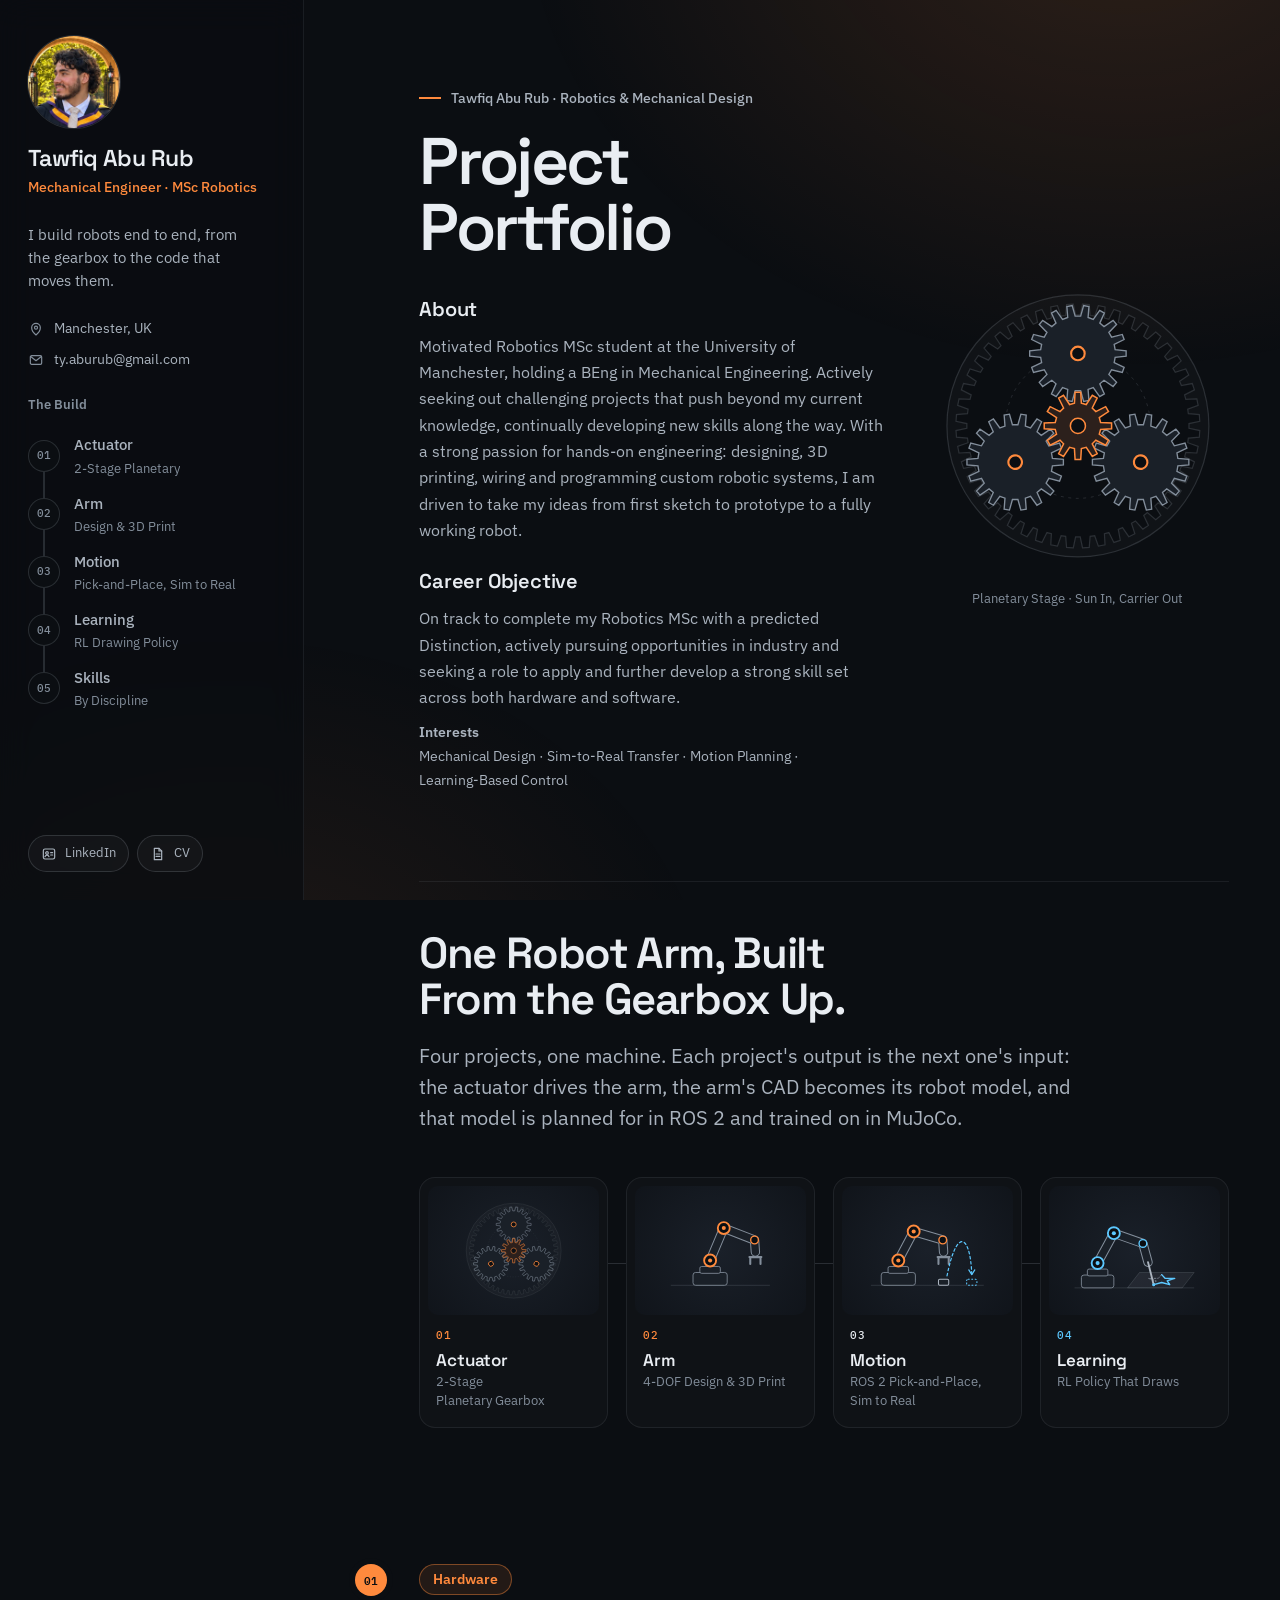
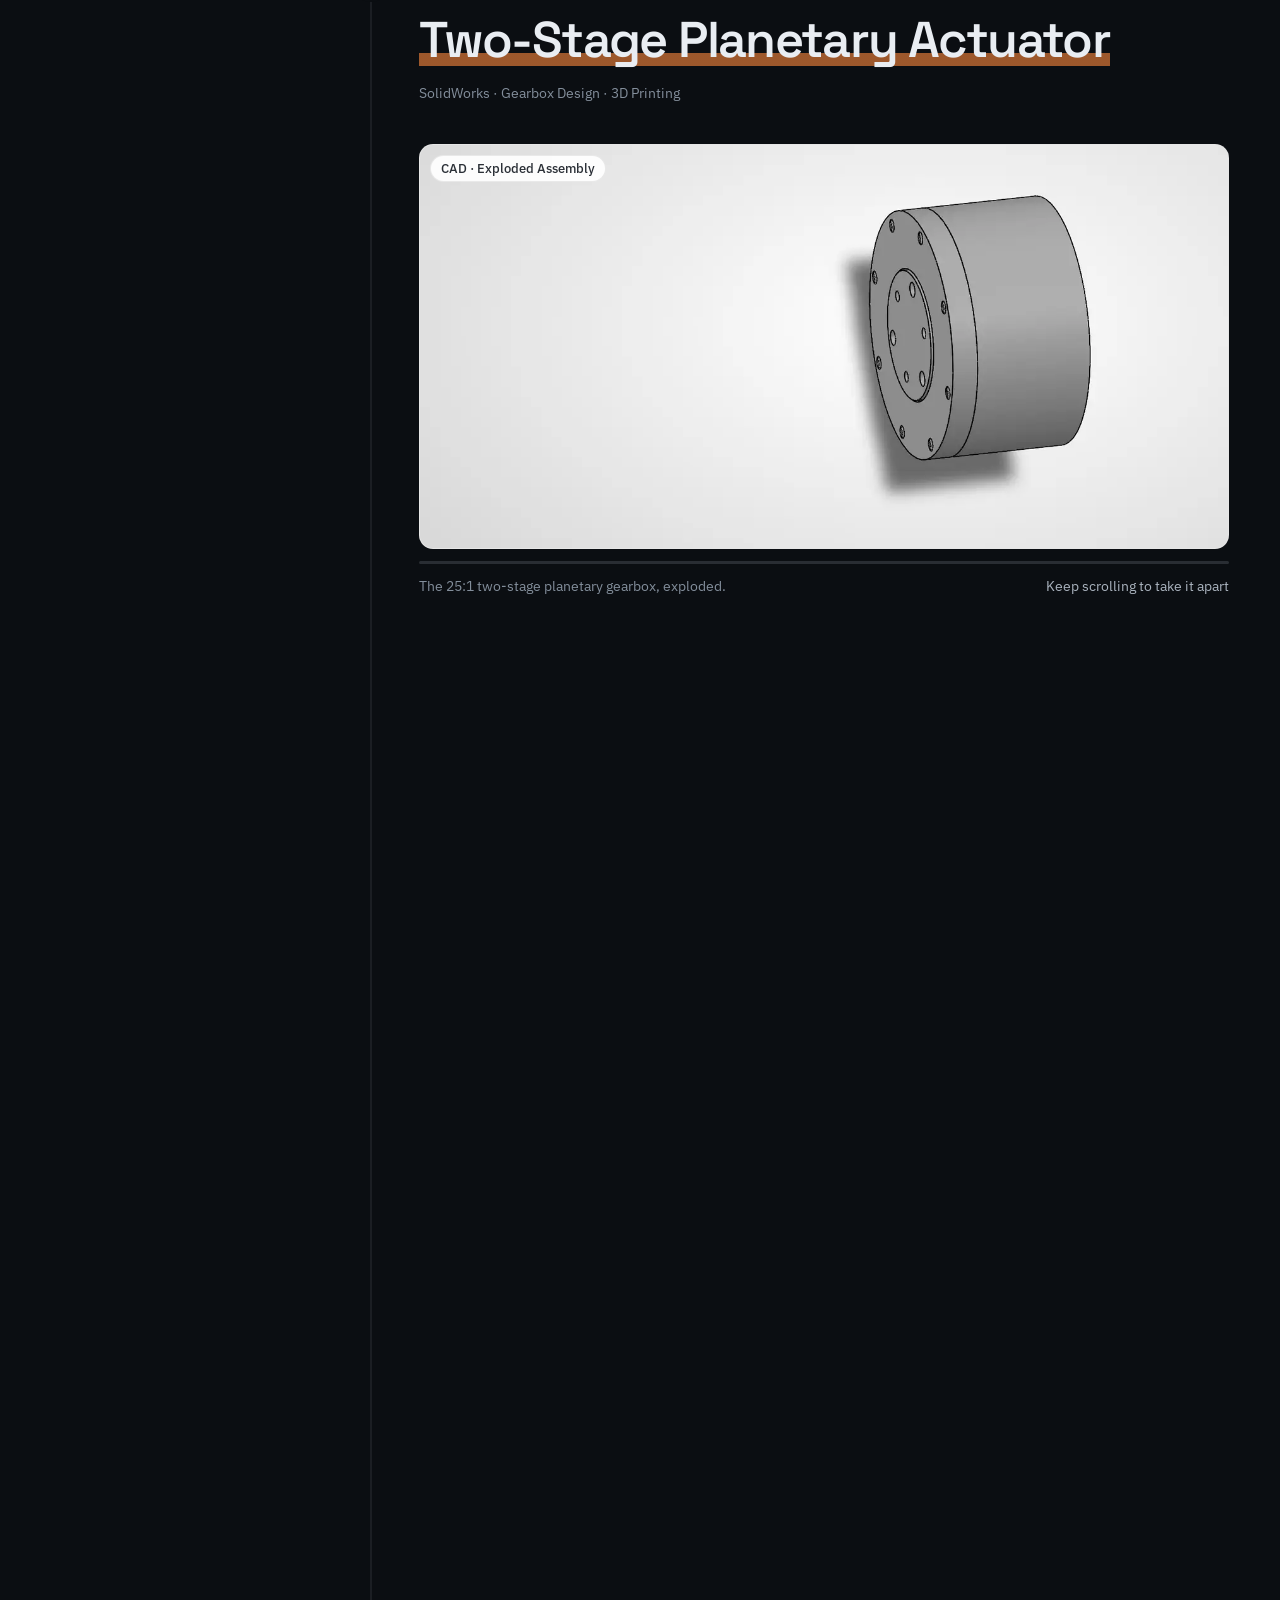
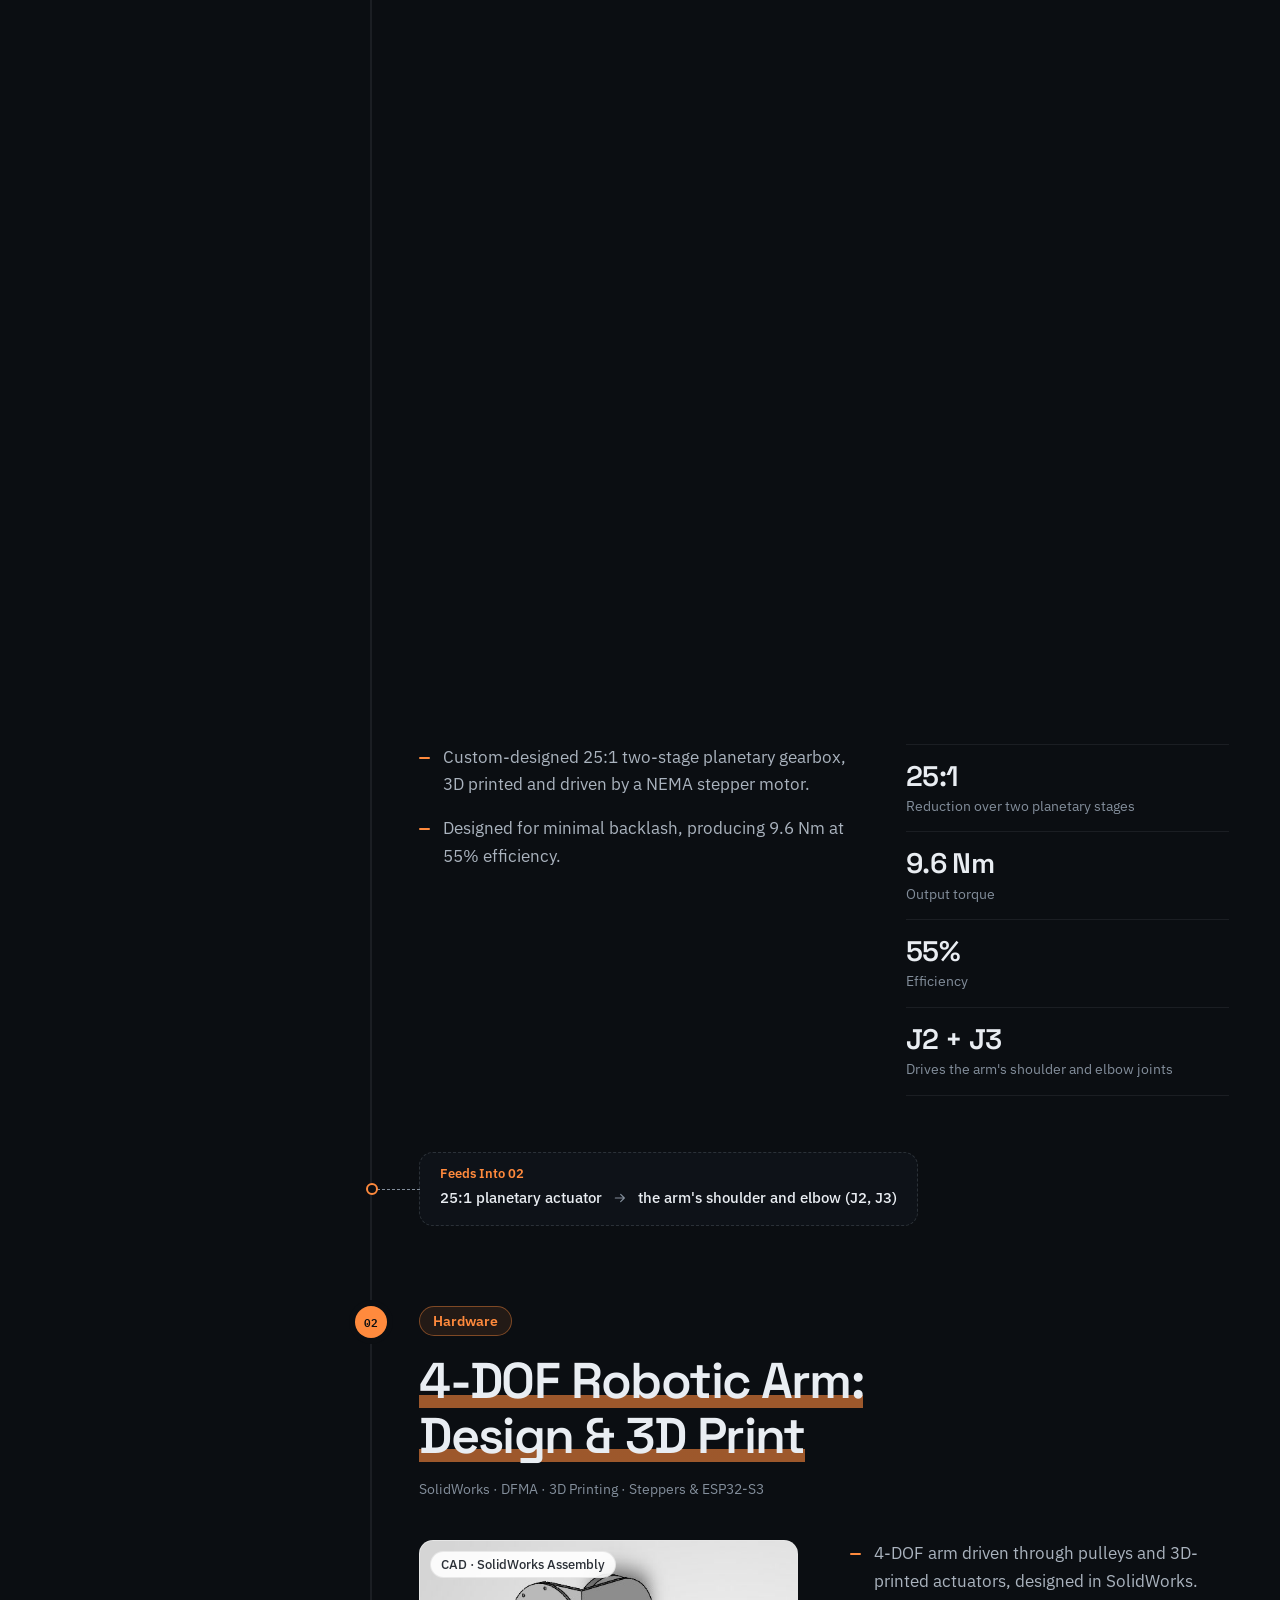
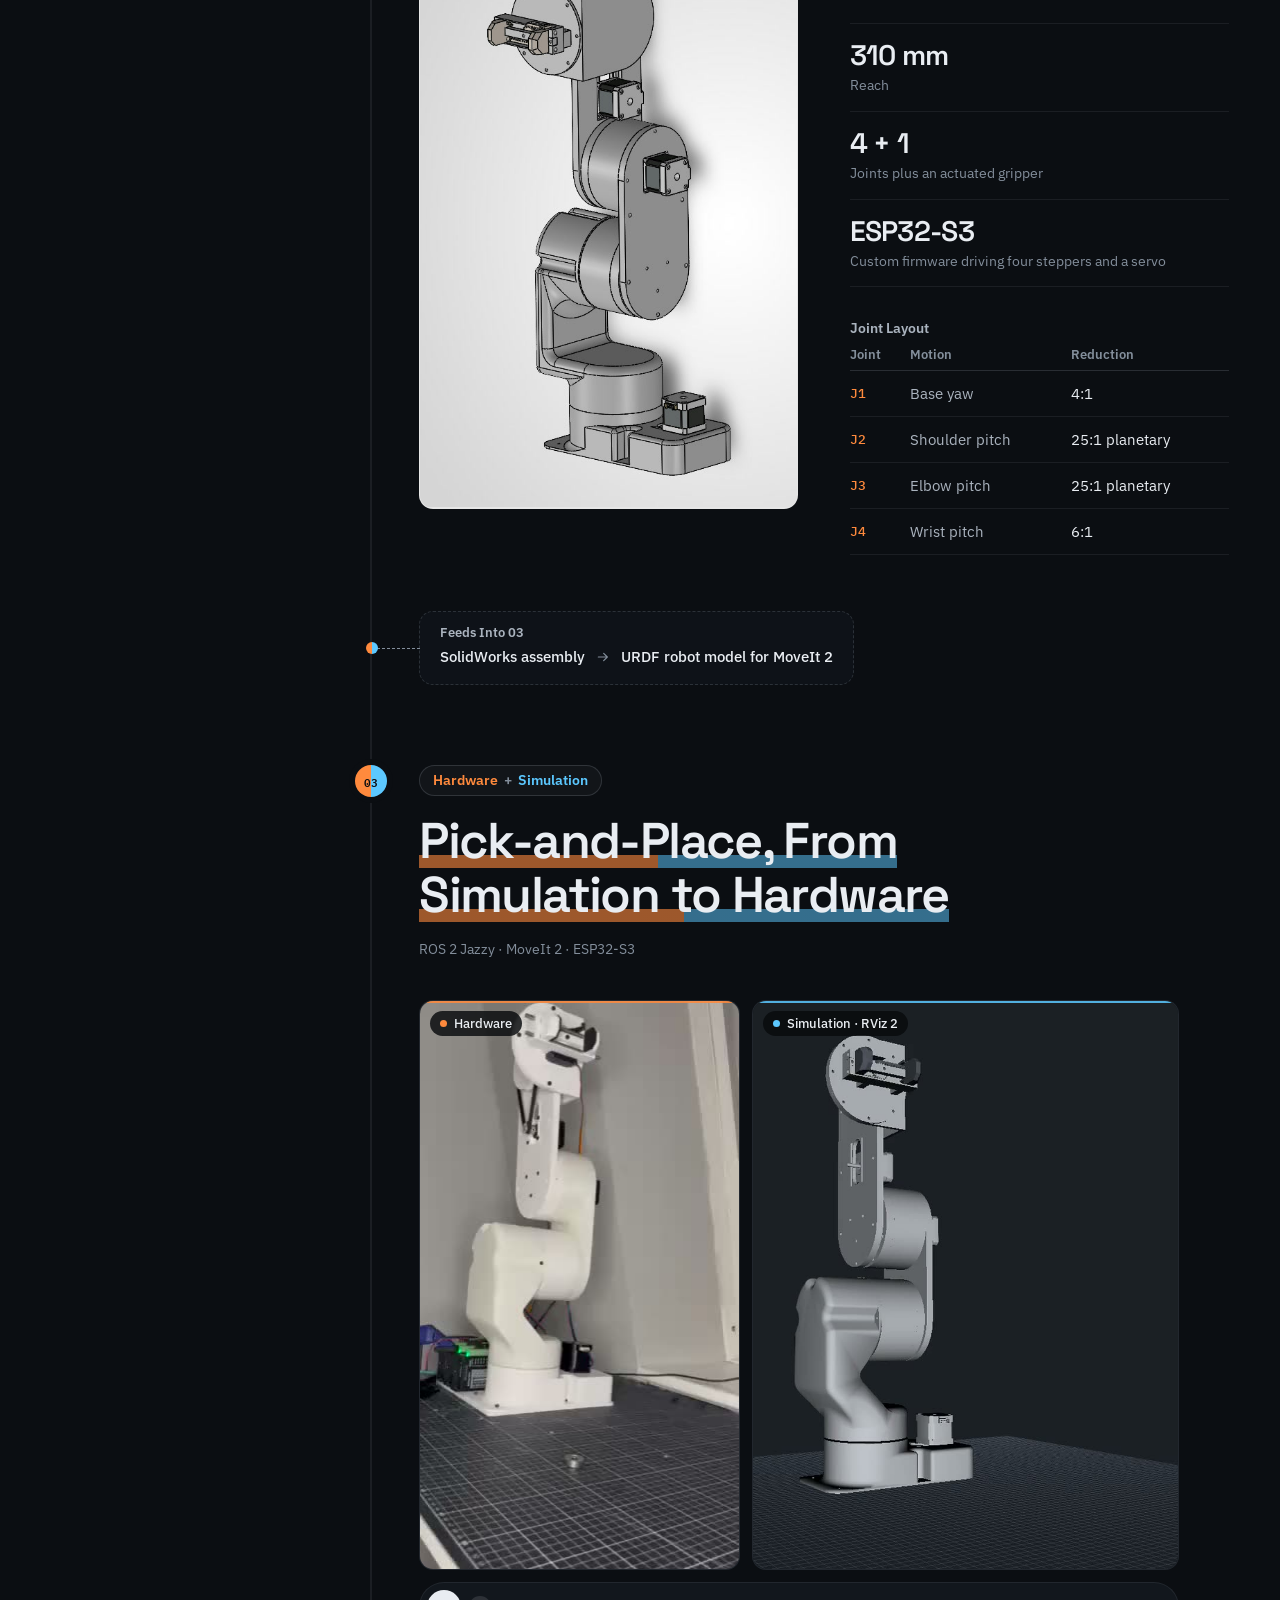
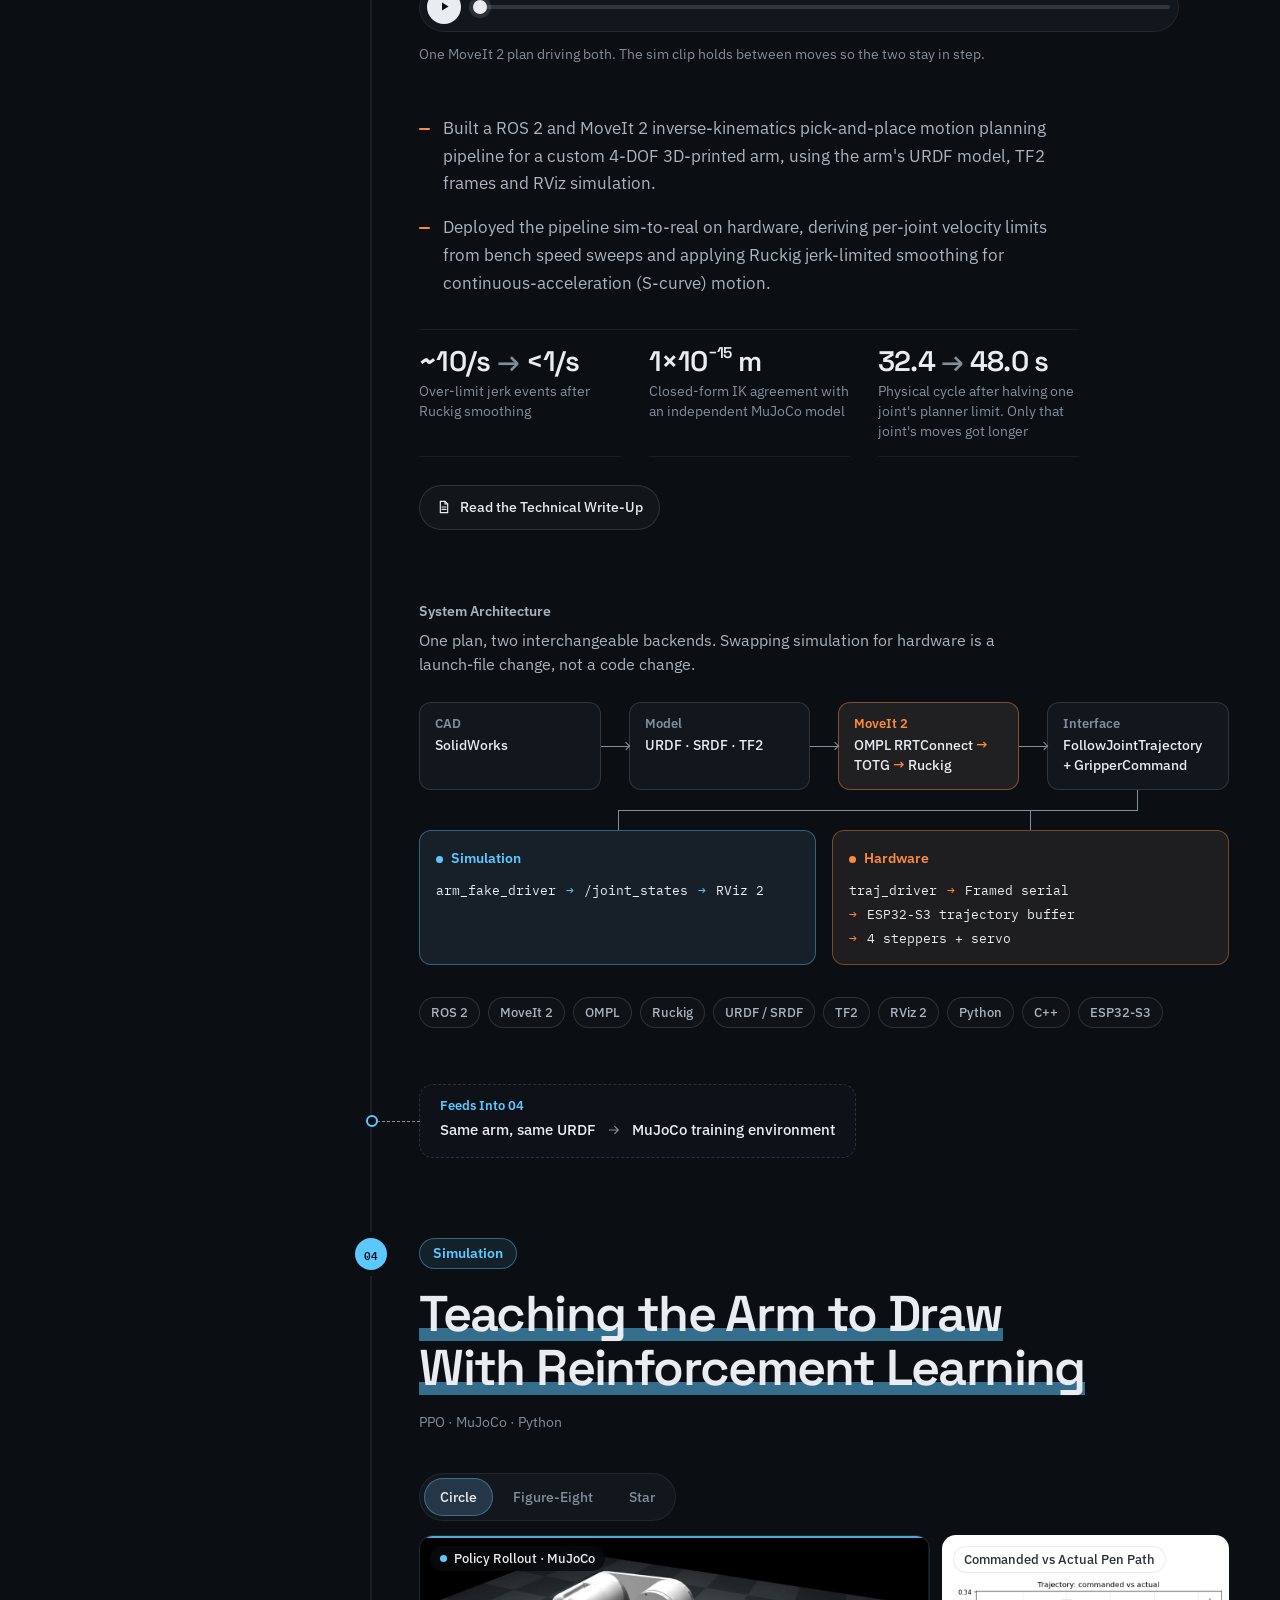
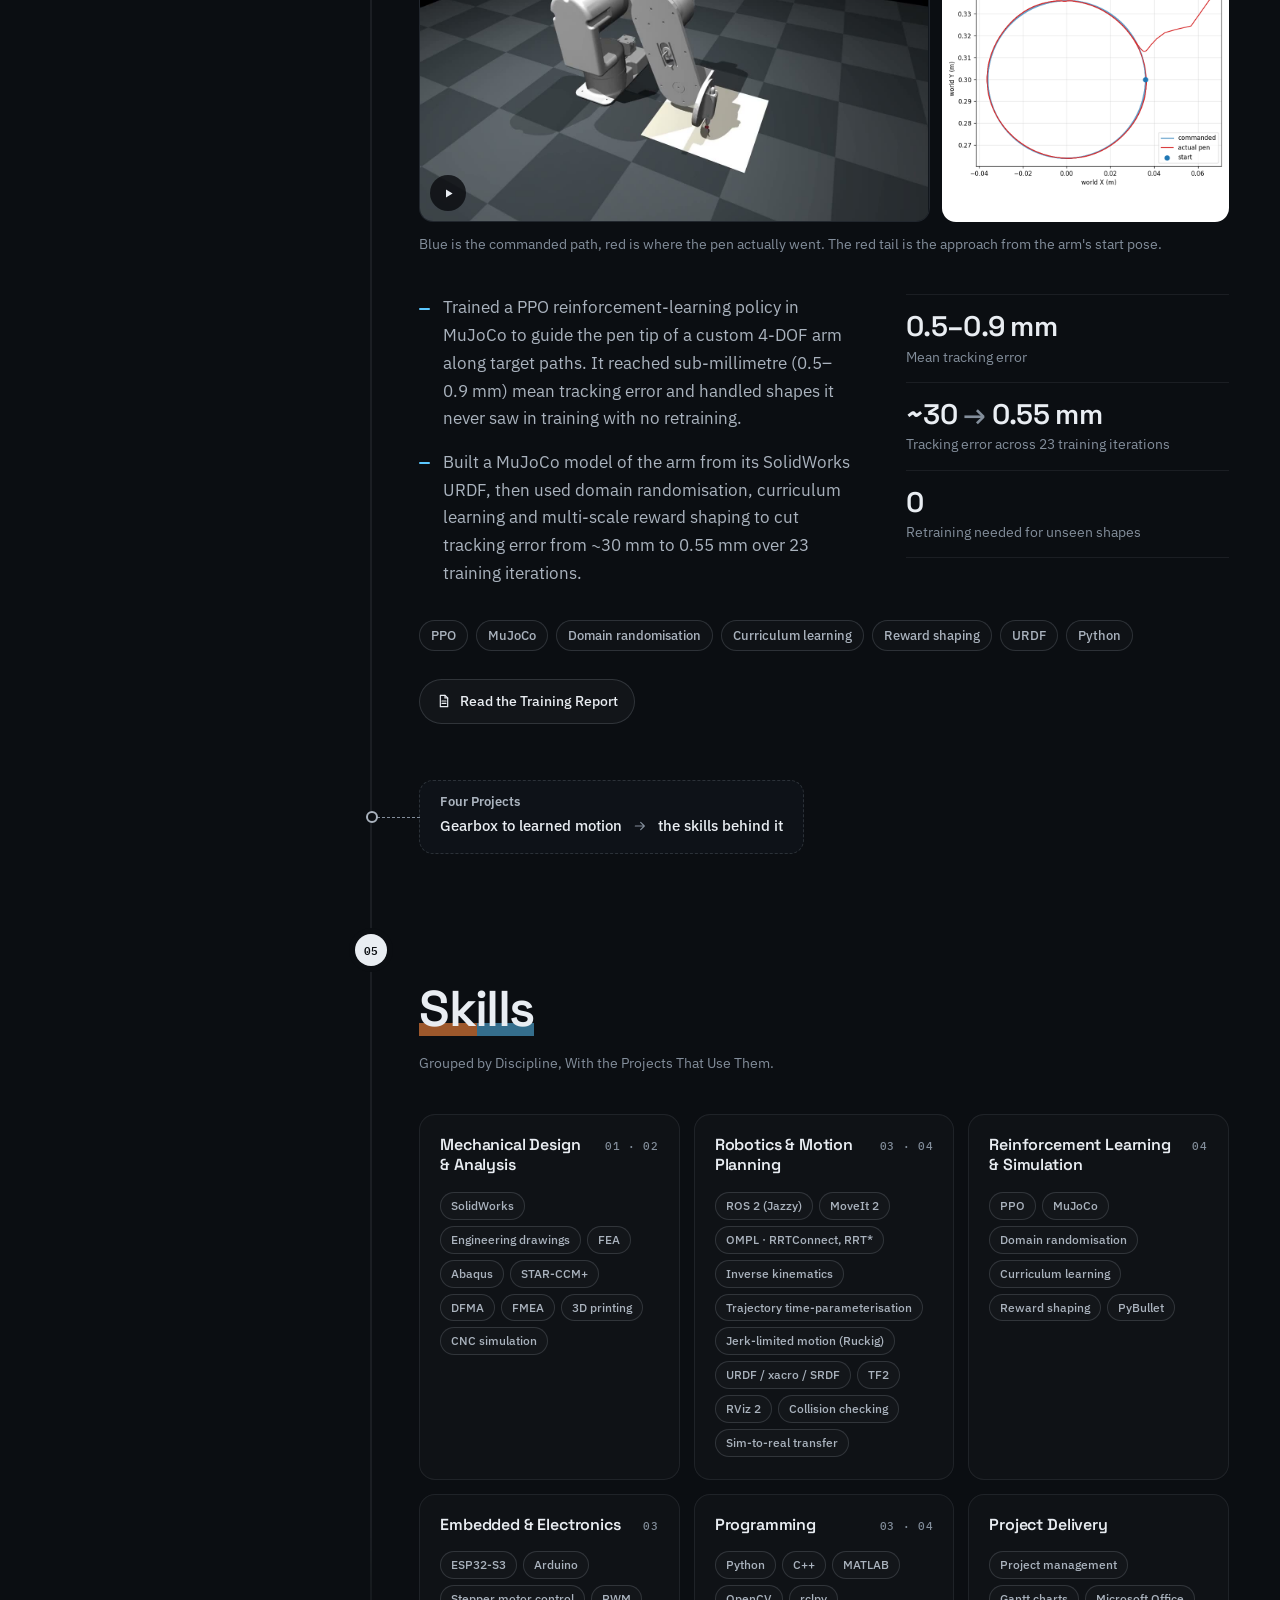
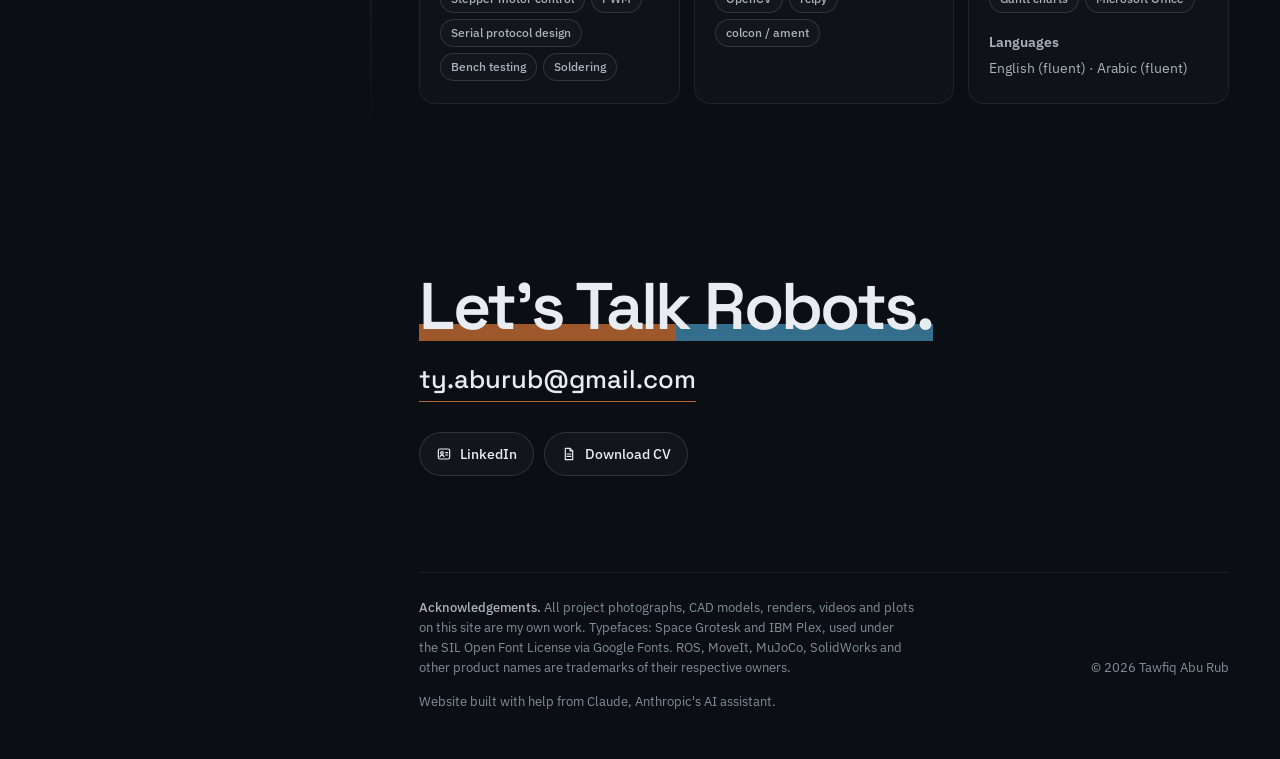
<file: index.html>
<!doctype html>
<html lang="en">
<head>
  <meta charset="utf-8">
  <meta name="viewport" content="width=device-width, initial-scale=1">
  <title>Tawfiq Abu Rub — Robotics &amp; Mechanical Design</title>
  <meta name="description" content="Portfolio of Tawfiq Abu Rub: a custom 4-DOF robot arm built end to end, from a planetary actuator to ROS 2 motion planning and a reinforcement-learning drawing policy.">
  <meta name="theme-color" content="#0b0e12">
  <link rel="icon" href="data:image/svg+xml,%3Csvg xmlns='http://www.w3.org/2000/svg' viewBox='0 0 32 32'%3E%3Cpath d='M16 2a14 14 0 0 0 0 28z' fill='%23ff8a3d'/%3E%3Cpath d='M16 2a14 14 0 0 1 0 28z' fill='%235cc8ff'/%3E%3C/svg%3E">
  <link rel="preconnect" href="https://fonts.googleapis.com">
  <link rel="preconnect" href="https://fonts.gstatic.com" crossorigin>
  <link href="https://fonts.googleapis.com/css2?family=IBM+Plex+Mono:wght@400;500&family=IBM+Plex+Sans:wght@400;500;600&family=Space+Grotesk:wght@500;600&display=swap" rel="stylesheet">
  <link rel="stylesheet" href="css/style.css">
  <script>document.documentElement.classList.add("js");</script>
</head>
<body>

  <!-- Inline icon set (original line icons) -->
  <svg width="0" height="0" style="position:absolute" aria-hidden="true">
    <symbol id="i-profile" viewBox="0 0 24 24"><rect x="3.5" y="4.5" width="17" height="15" rx="2.5" fill="none" stroke="currentColor" stroke-width="1.8"/><circle cx="9" cy="10.5" r="2" fill="none" stroke="currentColor" stroke-width="1.8"/><path d="M6 16c.6-1.6 1.7-2.4 3-2.4s2.4.8 3 2.4M14.5 10h3M14.5 13.5h3" fill="none" stroke="currentColor" stroke-width="1.8" stroke-linecap="round"/></symbol>
    <symbol id="i-doc" viewBox="0 0 24 24"><path d="M6.5 3.5h7l4 4v13h-11z" fill="none" stroke="currentColor" stroke-width="1.8" stroke-linejoin="round"/><path d="M13.5 3.5v4h4M9 12h6M9 15.5h6" fill="none" stroke="currentColor" stroke-width="1.8" stroke-linecap="round"/></symbol>
    <symbol id="i-mail" viewBox="0 0 24 24"><rect x="3.5" y="5.5" width="17" height="13" rx="2" fill="none" stroke="currentColor" stroke-width="1.8"/><path d="m4.5 7 7.5 6 7.5-6" fill="none" stroke="currentColor" stroke-width="1.8" stroke-linecap="round" stroke-linejoin="round"/></symbol>
    <symbol id="i-pin" viewBox="0 0 24 24"><path d="M12 21s-6.5-5.6-6.5-11a6.5 6.5 0 0 1 13 0c0 5.4-6.5 11-6.5 11z" fill="none" stroke="currentColor" stroke-width="1.8" stroke-linejoin="round"/><circle cx="12" cy="10" r="2.3" fill="none" stroke="currentColor" stroke-width="1.8"/></symbol>
    <symbol id="i-arrow" viewBox="0 0 24 24"><path d="M5 12h13M13 6.5l5.5 5.5-5.5 5.5" fill="none" stroke="currentColor" stroke-width="1.8" stroke-linecap="round" stroke-linejoin="round"/></symbol>
    <symbol id="i-ext" viewBox="0 0 24 24"><path d="M14 4.5h5.5V10M19 5l-8 8M17 14v4.5a1 1 0 0 1-1 1H5.5a1 1 0 0 1-1-1V8a1 1 0 0 1 1-1H10" fill="none" stroke="currentColor" stroke-width="1.8" stroke-linecap="round" stroke-linejoin="round"/></symbol>
    <symbol id="i-play" viewBox="0 0 24 24"><path d="M8 5.5v13l10.5-6.5z" fill="currentColor"/></symbol>
    <symbol id="i-pause" viewBox="0 0 24 24"><path d="M7.5 5.5h3v13h-3zM13.5 5.5h3v13h-3z" fill="currentColor"/></symbol>
  </svg>

  <a class="skip-link" href="#main">Skip to content</a>

  <!-- ============ SIDEBAR ============ -->
  <aside class="sidebar" aria-label="Profile and navigation">
    <div class="sb-profile">
      <div class="avatar" data-avatar>
        <img src="assets/img/profile.jpg" alt="Portrait of Tawfiq Abu Rub" width="96" height="96">
        <span class="avatar-initials" aria-hidden="true">TA</span>
      </div>
      <div class="sb-id">
        <p class="sb-name">Tawfiq Abu Rub</p>
        <p class="sb-role">Mechanical Engineer · MSc Robotics</p>
      </div>
    </div>

    <p class="sb-tagline">I build robots end to end, from the gearbox to the code that moves them.</p>

    <ul class="sb-meta">
      <li><svg class="ic"><use href="#i-pin"/></svg>Manchester, UK</li>
      <li><svg class="ic"><use href="#i-mail"/></svg><a href="mailto:ty.aburub@gmail.com">ty.aburub@gmail.com</a></li>
    </ul>

    <nav class="sb-nav" aria-label="Sections">
      <p class="sb-label">The Build</p>
      <div class="chain-wrap">
      <span class="chain-track" aria-hidden="true"><span class="chain-fill" data-chain-fill></span></span>
      <ol class="chain" data-chain>
        <li data-nav="actuator" style="--stage: var(--hw)">
          <a href="#actuator"><span class="node">01</span><span class="chain-text"><span class="chain-title">Actuator</span><span class="chain-sub">2-Stage Planetary</span></span></a>
        </li>
        <li data-nav="arm" style="--stage: var(--hw)">
          <a href="#arm"><span class="node">02</span><span class="chain-text"><span class="chain-title">Arm</span><span class="chain-sub">Design &amp; 3D Print</span></span></a>
        </li>
        <li data-nav="motion" class="is-split">
          <a href="#motion"><span class="node">03</span><span class="chain-text"><span class="chain-title">Motion</span><span class="chain-sub">Pick-and-Place, Sim to Real</span></span></a>
        </li>
        <li data-nav="learning" style="--stage: var(--sim)">
          <a href="#learning"><span class="node">04</span><span class="chain-text"><span class="chain-title">Learning</span><span class="chain-sub">RL Drawing Policy</span></span></a>
        </li>
        <li data-nav="skills" style="--stage: var(--text)">
          <a href="#skills"><span class="node">05</span><span class="chain-text"><span class="chain-title">Skills</span><span class="chain-sub">By Discipline</span></span></a>
        </li>
      </ol>
      </div>
    </nav>

    <div class="sb-links">
      <a class="btn-icon" href="https://www.linkedin.com/in/tawfiq-abu-rub-8116b5342/" target="_blank" rel="noopener"><svg class="ic"><use href="#i-profile"/></svg>LinkedIn</a>
      <a class="btn-icon" href="assets/docs/Tawfiq-Abu-Rub-CV.pdf" target="_blank" rel="noopener"><svg class="ic"><use href="#i-doc"/></svg>CV</a>
    </div>
  </aside>

  <!-- ============ MAIN ============ -->
  <main id="main" class="main">

    <!-- ---------- INTRO ---------- -->
    <section id="intro" class="intro" data-tint="hw">
      <div class="intro-grid">
        <div class="intro-copy">
          <p class="eyebrow reveal">Tawfiq Abu Rub · Robotics &amp; Mechanical Design</p>
          <h1 class="reveal">Project Portfolio</h1>
          <div class="about">
            <div class="about-block reveal">
              <h2 class="label">About</h2>
              <p>Motivated Robotics MSc student at the University of Manchester, holding a BEng in Mechanical Engineering. Actively seeking out challenging projects that push beyond my current knowledge, continually developing new skills along the way. With a strong passion for hands-on engineering: designing, 3D printing, wiring and programming custom robotic systems, I am driven to take my ideas from first sketch to prototype to a fully working robot.</p>
            </div>
            <div class="about-block reveal">
              <h2 class="label">Career Objective</h2>
              <p>On track to complete my Robotics MSc with a predicted Distinction, actively pursuing opportunities in industry and seeking a role to apply and further develop a strong skill set across both hardware and software.</p>
              <p class="interests"><span>Interests</span> Mechanical Design · Sim-to-Real Transfer · Motion Planning · Learning-Based Control</p>
            </div>
          </div>
        </div>
        <div class="intro-visual reveal" aria-hidden="true">
          <div class="gearset" data-gearset></div>
          <p class="gear-caption">Planetary Stage · Sun In, Carrier Out</p>
        </div>
      </div>

      <div class="intro-links">
        <a class="btn-icon" href="https://www.linkedin.com/in/tawfiq-abu-rub-8116b5342/" target="_blank" rel="noopener"><svg class="ic"><use href="#i-profile"/></svg>LinkedIn</a>
        <a class="btn-icon" href="assets/docs/Tawfiq-Abu-Rub-CV.pdf" target="_blank" rel="noopener"><svg class="ic"><use href="#i-doc"/></svg>CV</a>
        <a class="btn-icon" href="mailto:ty.aburub@gmail.com"><svg class="ic"><use href="#i-mail"/></svg>Email</a>
      </div>

      <!-- Overview of the four projects -->
      <div class="overview">
        <h2 class="overview-title reveal">One Robot Arm, Built From the Gearbox&nbsp;Up.</h2>
        <p class="lede reveal">Four projects, one machine. Each project's output is the next one's input: the actuator drives the arm, the arm's CAD becomes its robot model, and that model is planned for in ROS&nbsp;2 and trained on in MuJoCo.</p>
      </div>

      <ol class="pipeline">
        <li class="reveal">
          <a href="#actuator" class="pipe-card">
            <span class="pipe-thumb pipe-thumb--gear"><span class="gearset gearset--static" data-gearset="static"></span></span>
            <span class="pipe-num">01</span>
            <span class="pipe-title">Actuator</span>
            <span class="pipe-sub">2-Stage Planetary Gearbox</span>
          </a>
        </li>
        <li class="reveal">
          <a href="#arm" class="pipe-card">
            <span class="pipe-thumb pipe-thumb--art">
              <svg class="arm-art" viewBox="0 0 160 120" aria-hidden="true" focusable="false">
                <path class="aa-ground" d="M22 101h116"/>
                <rect class="aa-base" x="48" y="86" width="40" height="15" rx="3"/>
                <rect class="aa-base" x="56" y="79" width="24" height="8" rx="2"/>
                <path class="aa-link" d="M68 72 84 34 120 48 121 62"/>
                <path class="aa-link aa-link--in" d="M68 72 84 34 120 48 121 62"/>
                <path class="aa-grip" d="M114 68h14M115 68v8M127 68v8"/>
                <circle class="aa-joint aa-joint--key" cx="68" cy="72" r="7"/>
                <circle class="aa-hub" cx="68" cy="72" r="2.4"/>
                <circle class="aa-joint aa-joint--key" cx="84" cy="34" r="7"/>
                <circle class="aa-hub" cx="84" cy="34" r="2.4"/>
                <circle class="aa-joint" cx="120" cy="48" r="4.5"/>
              </svg>
            </span>
            <span class="pipe-num">02</span>
            <span class="pipe-title">Arm</span>
            <span class="pipe-sub">4-DOF Design &amp; 3D Print</span>
          </a>
        </li>
        <li class="reveal">
          <a href="#motion" class="pipe-card">
            <span class="pipe-thumb pipe-thumb--art">
              <!-- Arm over the bearing; the dashed cyan line is the planned path to the place spot -->
              <svg class="arm-art" viewBox="0 0 160 120" aria-hidden="true" focusable="false">
                <path class="aa-ground" d="M14 101h132"/>
                <rect class="aa-base" x="26" y="86" width="40" height="15" rx="3"/>
                <rect class="aa-base" x="34" y="79" width="24" height="8" rx="2"/>
                <path class="aa-link" d="M46 72 64 38 98 48 99 62"/>
                <path class="aa-link aa-link--in" d="M46 72 64 38 98 48 99 62"/>
                <path class="aa-grip" d="M92 68h14M93 68v8M105 68v8"/>
                <rect class="aa-obj" x="93" y="94" width="12" height="7" rx="1.5"/>
                <rect class="aa-obj aa-obj--ghost" x="126" y="94" width="12" height="7" rx="1.5"/>
                <path class="aa-path" d="M103 90C114 34 130 40 132 88"/>
                <path class="aa-path-head" d="M128.5 83 132 88.5 135.5 83"/>
                <circle class="aa-joint aa-joint--key" cx="46" cy="72" r="7"/>
                <circle class="aa-hub" cx="46" cy="72" r="2.4"/>
                <circle class="aa-joint aa-joint--key" cx="64" cy="38" r="7"/>
                <circle class="aa-hub" cx="64" cy="38" r="2.4"/>
                <circle class="aa-joint" cx="98" cy="48" r="4.5"/>
              </svg>
            </span>
            <span class="pipe-num">03</span>
            <span class="pipe-title">Motion</span>
            <span class="pipe-sub">ROS 2 Pick-and-Place, Sim to Real</span>
          </a>
        </li>
        <li class="reveal">
          <a href="#learning" class="pipe-card">
            <span class="pipe-thumb pipe-thumb--art">
              <!-- Arm with a pen, part-way through drawing a star (solid = drawn, dashed = still to draw) -->
              <svg class="arm-art arm-art--sim" viewBox="0 0 160 120" aria-hidden="true" focusable="false">
                <path class="aa-ground" d="M10 104h140"/>
                <path class="aa-paper" d="M72 104 136 104 150 86 86 86Z"/>
                <path class="aa-star aa-star--todo" d="M102.6 100.3 105.6 95.8 96.8 93 108.1 92.8 112 88.5"/>
                <path class="aa-star" d="M112 88.5 115.9 92.8 127.2 93 118.4 95.8 121.4 100.3 112 97.7 102.6 100.3"/>
                <rect class="aa-base" x="18" y="89" width="38" height="15" rx="3"/>
                <rect class="aa-base" x="25" y="82" width="24" height="8" rx="2"/>
                <path class="aa-link" d="M37 75 56 40 90 52 96 74"/>
                <path class="aa-link aa-link--in" d="M37 75 56 40 90 52 96 74"/>
                <path class="aa-pen" d="M96 74 102.6 100.3"/>
                <circle class="aa-pen-tip" cx="102.6" cy="100.3" r="1.8"/>
                <circle class="aa-joint aa-joint--key" cx="37" cy="75" r="7"/>
                <circle class="aa-hub" cx="37" cy="75" r="2.4"/>
                <circle class="aa-joint aa-joint--key" cx="56" cy="40" r="7"/>
                <circle class="aa-hub" cx="56" cy="40" r="2.4"/>
                <circle class="aa-joint" cx="90" cy="52" r="4.5"/>
              </svg>
            </span>
            <span class="pipe-num">04</span>
            <span class="pipe-title">Learning</span>
            <span class="pipe-sub">RL Policy That Draws</span>
          </a>
        </li>
      </ol>
    </section>

    <!-- ---------- THE JOURNEY (projects joined by a single spine) ---------- -->
    <div class="journey" data-journey>
      <div class="spine" aria-hidden="true"><span class="spine-fill" data-spine-fill></span><span class="spine-head" data-spine-head></span></div>

      <!-- ===== 01 · ACTUATOR ===== -->
      <section id="actuator" class="project" data-tint="hw" aria-labelledby="actuator-title">
        <header class="project-head">
          <span class="stage-node" style="--stage: var(--hw)" aria-hidden="true">01</span>
          <p class="eyebrow badge reveal">Hardware</p>
          <h2 id="actuator-title" class="reveal"><span class="hl">Two-Stage Planetary Actuator</span></h2>
          <p class="project-sub reveal">SolidWorks · Gearbox Design · 3D Printing</p>
        </header>

        <!-- Scroll scrubs the exploded-view animation; without JS or with reduced motion the exploded still shows -->
        <figure class="explode" data-explode data-src="assets/img/gearbox/g{n}.webp" data-frames="181">
          <div class="explode-track">
            <div class="explode-stage">
              <div class="pane pane--cad explode-pane">
                <span class="pane-label pane-label--dark">CAD · Exploded Assembly</span>
                <img class="explode-still" src="assets/img/gearbox/g180.webp" width="1280" height="640" alt="Exploded view of the two-stage planetary gearbox: bolts, output flange, planet carriers with their planet gears, the ring-gear housing and the input pinion">
                <canvas class="explode-canvas" width="1280" height="640" role="img" aria-label="The two-stage planetary gearbox, coming apart into its flange, planet carriers, ring-gear housing and input pinion as the page scrolls"></canvas>
              </div>
              <div class="explode-meter" aria-hidden="true"><span></span></div>
              <figcaption class="explode-foot">
                <span>The 25:1 two-stage planetary gearbox, exploded.</span>
                <span class="explode-hint" aria-hidden="true">Keep scrolling to take it apart</span>
              </figcaption>
            </div>
          </div>
        </figure>

        <div class="detail-grid">
          <ul class="bullets reveal">
            <li>Custom-designed 25:1 two-stage planetary gearbox, 3D printed and driven by a NEMA stepper motor.</li>
            <li>Designed for minimal backlash, producing 9.6&nbsp;Nm at 55% efficiency.</li>
          </ul>
          <div class="stats reveal">
            <div class="stat"><p class="stat-num">25:1</p><p class="stat-label">Reduction over two planetary stages</p></div>
            <div class="stat"><p class="stat-num">9.6 Nm</p><p class="stat-label">Output torque</p></div>
            <div class="stat"><p class="stat-num">55%</p><p class="stat-label">Efficiency</p></div>
            <div class="stat"><p class="stat-num">J2 + J3</p><p class="stat-label">Drives the arm's shoulder and elbow joints</p></div>
          </div>
        </div>
      </section>

      <div class="handoff reveal" aria-label="How project 01 feeds into project 02">
        <span class="handoff-dot" aria-hidden="true"></span>
        <p class="handoff-kicker">Feeds Into 02</p>
        <p class="handoff-text"><span>25:1 planetary actuator</span><svg class="ic"><use href="#i-arrow"/></svg><span>the arm's shoulder and elbow (J2, J3)</span></p>
      </div>

      <!-- ===== 02 · ARM ===== -->
      <section id="arm" class="project" data-tint="hw" aria-labelledby="arm-title">
        <header class="project-head">
          <span class="stage-node" style="--stage: var(--hw)" aria-hidden="true">02</span>
          <p class="eyebrow badge reveal">Hardware</p>
          <h2 id="arm-title" class="reveal"><span class="hl">4-DOF Robotic Arm: Design &amp; 3D&nbsp;Print</span></h2>
          <p class="project-sub reveal">SolidWorks · DFMA · 3D Printing · Steppers &amp; ESP32-S3</p>
        </header>

        <!-- The SolidWorks model with the arm's specs beside it -->
        <div class="split split--arm">
          <figure class="arm-figure reveal">
            <div class="pane pane--cad">
              <span class="pane-label pane-label--dark">CAD · SolidWorks Assembly</span>
              <img src="assets/img/arm-cad.jpg" width="544" height="816" loading="lazy" alt="SolidWorks render of the 4-DOF arm standing upright: base stepper and turntable, the shoulder and elbow gearbox housings, the wrist stepper and the gripper at the top">
            </div>
          </figure>

          <div class="arm-text">
            <ul class="bullets reveal">
              <li>4-DOF arm driven through pulleys and 3D-printed actuators, designed in SolidWorks.</li>
            </ul>
            <div class="stats reveal">
              <div class="stat"><p class="stat-num">310 mm</p><p class="stat-label">Reach</p></div>
              <div class="stat"><p class="stat-num">4 + 1</p><p class="stat-label">Joints plus an actuated gripper</p></div>
              <div class="stat"><p class="stat-num">ESP32-S3</p><p class="stat-label">Custom firmware driving four steppers and a servo</p></div>
            </div>
            <table class="joints reveal">
              <caption class="label">Joint Layout</caption>
              <thead><tr><th scope="col">Joint</th><th scope="col">Motion</th><th scope="col">Reduction</th></tr></thead>
              <tbody>
                <tr><td>J1</td><td>Base yaw</td><td>4:1</td></tr>
                <tr><td>J2</td><td>Shoulder pitch</td><td>25:1 planetary</td></tr>
                <tr><td>J3</td><td>Elbow pitch</td><td>25:1 planetary</td></tr>
                <tr><td>J4</td><td>Wrist pitch</td><td>6:1</td></tr>
              </tbody>
            </table>
          </div>
        </div>
      </section>

      <div class="handoff handoff--split reveal" aria-label="How project 02 feeds into project 03">
        <span class="handoff-dot" aria-hidden="true"></span>
        <p class="handoff-kicker">Feeds Into 03</p>
        <p class="handoff-text"><span>SolidWorks assembly</span><svg class="ic"><use href="#i-arrow"/></svg><span>URDF robot model for MoveIt&nbsp;2</span></p>
      </div>

      <!-- ===== 03 · MOTION ===== -->
      <section id="motion" class="project" data-tint="mix" aria-labelledby="motion-title">
        <header class="project-head">
          <span class="stage-node stage-node--split" aria-hidden="true">03</span>
          <p class="eyebrow badge badge--split reveal"><span class="hw">Hardware</span> + <span class="sim">Simulation</span></p>
          <h2 id="motion-title" class="reveal"><span class="hl">Pick-and-Place, From Simulation to Hardware</span></h2>
          <p class="project-sub reveal">ROS 2 Jazzy · MoveIt 2 · ESP32-S3</p>
        </header>

        <div class="split">
          <figure class="compare compare--portrait reveal" data-sync>
            <div class="compare-panes">
              <div class="pane" data-kind="hw">
                <span class="pane-label"><i></i>Hardware</span>
                <video src="assets/video/pnp-real.mp4" poster="assets/img/pnp-real-poster.jpg" muted playsinline controls preload="metadata" aria-label="The physical arm picking up a ball bearing and placing it"></video>
              </div>
              <div class="pane pane--wide" data-kind="sim">
                <span class="pane-label"><i></i>Simulation · RViz 2</span>
                <video src="assets/video/pnp-sim.mp4" poster="assets/img/pnp-sim-poster.jpg" muted playsinline controls preload="metadata" aria-label="The same pick-and-place cycle in the RViz simulation"></video>
              </div>
            </div>
            <div class="sync-bar">
              <button class="sync-toggle" type="button" data-sync-toggle aria-label="Play both videos">
                <svg class="ic ic-play"><use href="#i-play"/></svg><svg class="ic ic-pause"><use href="#i-pause"/></svg>
              </button>
              <input class="sync-scrub" type="range" min="0" max="1000" value="0" step="1" data-sync-scrub aria-label="Seek both videos">
            </div>
            <figcaption>One MoveIt 2 plan driving both. The sim clip holds between moves so the two stay in step.</figcaption>
          </figure>

          <div class="project-text">
            <ul class="bullets reveal">
              <li>Built a ROS 2 and MoveIt 2 inverse-kinematics pick-and-place motion planning pipeline for a custom 4-DOF 3D-printed arm, using the arm's URDF model, TF2 frames and RViz simulation.</li>
              <li>Deployed the pipeline sim-to-real on hardware, deriving per-joint velocity limits from bench speed sweeps and applying Ruckig jerk-limited smoothing for continuous-acceleration (S-curve) motion.</li>
            </ul>
            <div class="stats stats--stack reveal">
              <div class="stat"><p class="stat-num">~10/s <span class="to">→</span> &lt;1/s</p><p class="stat-label">Over-limit jerk events after Ruckig smoothing</p></div>
              <div class="stat"><p class="stat-num">1×10<sup>−15</sup> m</p><p class="stat-label">Closed-form IK agreement with an independent MuJoCo model</p></div>
              <div class="stat"><p class="stat-num">32.4 <span class="to">→</span> 48.0 s</p><p class="stat-label">Physical cycle after halving one joint's planner limit. Only that joint's moves got longer</p></div>
            </div>
            <div class="project-links reveal">
              <a class="btn" href="pick-and-place.html"><svg class="ic"><use href="#i-doc"/></svg>Read the Technical Write-Up</a>
            </div>
          </div>
        </div>

        <!-- Architecture: one plan, two backends -->
        <figure class="arch reveal" aria-labelledby="arch-title">
          <figcaption class="arch-head">
            <p class="label" id="arch-title">System Architecture</p>
            <p class="arch-claim">One plan, two interchangeable backends. Swapping simulation for hardware is a launch-file change, not a code change.</p>
          </figcaption>
          <ol class="arch-flow">
            <li><span class="arch-k">CAD</span><span class="arch-v">SolidWorks</span></li>
            <li><span class="arch-k">Model</span><span class="arch-v">URDF · SRDF · TF2</span></li>
            <li class="arch-core">
              <span class="arch-k">MoveIt 2</span>
              <span class="arch-v">OMPL RRTConnect <em>→</em> TOTG <em>→</em> Ruckig</span>
            </li>
            <li><span class="arch-k">Interface</span><span class="arch-v">FollowJointTrajectory + GripperCommand</span></li>
          </ol>
          <div class="arch-fork">
            <div class="lane" data-kind="sim">
              <span class="lane-name"><i></i>Simulation</span>
              <ol><li>arm_fake_driver</li><li>/joint_states</li><li>RViz 2</li></ol>
            </div>
            <div class="lane" data-kind="hw">
              <span class="lane-name"><i></i>Hardware</span>
              <ol><li>traj_driver</li><li>Framed serial</li><li>ESP32-S3 trajectory buffer</li><li>4 steppers + servo</li></ol>
            </div>
          </div>
        </figure>

        <ul class="tags reveal" aria-label="Tools used">
          <li>ROS 2</li><li>MoveIt 2</li><li>OMPL</li><li>Ruckig</li><li>URDF / SRDF</li><li>TF2</li><li>RViz 2</li><li>Python</li><li>C++</li><li>ESP32-S3</li>
        </ul>
      </section>

      <div class="handoff reveal" style="--to: var(--sim)" aria-label="How project 03 feeds into project 04">
        <span class="handoff-dot" aria-hidden="true"></span>
        <p class="handoff-kicker">Feeds Into 04</p>
        <p class="handoff-text"><span>Same arm, same URDF</span><svg class="ic"><use href="#i-arrow"/></svg><span>MuJoCo training environment</span></p>
      </div>

      <!-- ===== 04 · LEARNING ===== -->
      <section id="learning" class="project" data-tint="sim" aria-labelledby="learning-title">
        <header class="project-head">
          <span class="stage-node" style="--stage: var(--sim)" aria-hidden="true">04</span>
          <p class="eyebrow badge reveal">Simulation</p>
          <h2 id="learning-title" class="reveal"><span class="hl">Teaching the Arm to Draw With Reinforcement Learning</span></h2>
          <p class="project-sub reveal">PPO · MuJoCo · Python</p>
        </header>

        <div class="shape-tabs reveal" role="tablist" aria-label="Target shape" data-tabs>
          <button role="tab" id="tab-circle" aria-controls="rl-panel" aria-selected="true" tabindex="0"
            data-video="assets/video/rl-circle.mp4" data-poster="assets/img/rl-circle-poster.jpg" data-plot="assets/img/rl-circle-plot.png" data-name="circle">Circle</button>
          <button role="tab" id="tab-figure8" aria-controls="rl-panel" aria-selected="false" tabindex="-1"
            data-video="assets/video/rl-figure8.mp4" data-poster="assets/img/rl-figure8-poster.jpg" data-plot="assets/img/rl-figure8-plot.png" data-name="figure-eight">Figure-Eight</button>
          <button role="tab" id="tab-star" aria-controls="rl-panel" aria-selected="false" tabindex="-1"
            data-video="assets/video/rl-star.mp4" data-poster="assets/img/rl-star-poster.jpg" data-plot="assets/img/rl-star-plot.png" data-name="star">Star</button>
        </div>

        <figure id="rl-panel" class="compare compare--rl reveal" role="tabpanel" aria-labelledby="tab-circle">
          <div class="compare-panes">
            <div class="pane" data-kind="sim">
              <span class="pane-label"><i></i>Policy Rollout · MuJoCo</span>
              <video data-autoplay data-rl-video src="assets/video/rl-circle.mp4" poster="assets/img/rl-circle-poster.jpg" muted loop playsinline controls preload="metadata" aria-label="The simulated arm drawing the target shape with a pen"></video>
              <button class="pane-toggle" type="button" data-video-toggle aria-label="Play video">
                <svg class="ic ic-play"><use href="#i-play"/></svg><svg class="ic ic-pause"><use href="#i-pause"/></svg>
              </button>
            </div>
            <div class="pane pane--paper">
              <span class="pane-label pane-label--dark">Commanded vs Actual Pen Path</span>
              <img data-rl-plot src="assets/img/rl-circle-plot.png" alt="Plot of commanded and actual pen path for the circle: the two lines overlap almost exactly after the pen reaches the start point" loading="lazy">
            </div>
          </div>
          <figcaption>Blue is the commanded path, red is where the pen actually went. The red tail is the approach from the arm's start pose.</figcaption>
        </figure>

        <div class="detail-grid">
          <ul class="bullets reveal">
            <li>Trained a PPO reinforcement-learning policy in MuJoCo to guide the pen tip of a custom 4-DOF arm along target paths. It reached sub-millimetre (0.5–0.9 mm) mean tracking error and handled shapes it never saw in training with no retraining.</li>
            <li>Built a MuJoCo model of the arm from its SolidWorks URDF, then used domain randomisation, curriculum learning and multi-scale reward shaping to cut tracking error from ~30 mm to 0.55 mm over 23 training iterations.</li>
          </ul>
          <div class="stats reveal">
            <div class="stat"><p class="stat-num">0.5–0.9 mm</p><p class="stat-label">Mean tracking error</p></div>
            <div class="stat"><p class="stat-num">~30 <span class="to">→</span> 0.55 mm</p><p class="stat-label">Tracking error across 23 training iterations</p></div>
            <div class="stat"><p class="stat-num">0</p><p class="stat-label">Retraining needed for unseen shapes</p></div>
          </div>
        </div>

        <ul class="tags reveal" aria-label="Tools used">
          <li>PPO</li><li>MuJoCo</li><li>Domain randomisation</li><li>Curriculum learning</li><li>Reward shaping</li><li>URDF</li><li>Python</li>
        </ul>
        <div class="project-links reveal">
          <a class="btn" href="rl-drawing.html"><svg class="ic"><use href="#i-doc"/></svg>Read the Training Report</a>
        </div>
      </section>

      <div class="handoff reveal" style="--to: var(--text-2)" aria-label="Summary of the four projects">
        <span class="handoff-dot" aria-hidden="true"></span>
        <p class="handoff-kicker">Four Projects</p>
        <p class="handoff-text"><span>Gearbox to learned motion</span><svg class="ic"><use href="#i-arrow"/></svg><span>the skills behind it</span></p>
      </div>

      <!-- ===== 05 · SKILLS ===== -->
      <section id="skills" class="skills" data-tint="neutral" aria-labelledby="skills-title">
        <header class="project-head">
          <span class="stage-node" style="--stage: var(--text)" aria-hidden="true">05</span>
          <p class="eyebrow badge reveal">All Four Projects</p>
          <h2 id="skills-title" class="reveal"><span class="hl">Skills</span></h2>
          <p class="project-sub reveal">Grouped by Discipline, With the Projects That Use Them.</p>
        </header>

        <div class="skill-grid">
          <article class="skill-card reveal">
            <header><h3>Mechanical Design &amp; Analysis</h3><span class="used">01 · 02</span></header>
            <ul class="tags">
              <li>SolidWorks</li><li>Engineering drawings</li><li>FEA</li><li>Abaqus</li><li>STAR-CCM+</li><li>DFMA</li><li>FMEA</li><li>3D printing</li><li>CNC simulation</li>
            </ul>
          </article>
          <article class="skill-card reveal">
            <header><h3>Robotics &amp; Motion Planning</h3><span class="used">03 · 04</span></header>
            <ul class="tags">
              <li>ROS 2 (Jazzy)</li><li>MoveIt 2</li><li>OMPL · RRTConnect, RRT*</li><li>Inverse kinematics</li><li>Trajectory time-parameterisation</li><li>Jerk-limited motion (Ruckig)</li><li>URDF / xacro / SRDF</li><li>TF2</li><li>RViz 2</li><li>Collision checking</li><li>Sim-to-real transfer</li>
            </ul>
          </article>
          <article class="skill-card reveal">
            <header><h3>Reinforcement Learning &amp; Simulation</h3><span class="used">04</span></header>
            <ul class="tags">
              <li>PPO</li><li>MuJoCo</li><li>Domain randomisation</li><li>Curriculum learning</li><li>Reward shaping</li><li>PyBullet</li>
            </ul>
          </article>
          <article class="skill-card reveal">
            <header><h3>Embedded &amp; Electronics</h3><span class="used">03</span></header>
            <ul class="tags">
              <li>ESP32-S3</li><li>Arduino</li><li>Stepper motor control</li><li>PWM</li><li>Serial protocol design</li><li>Bench testing</li><li>Soldering</li>
            </ul>
          </article>
          <article class="skill-card reveal">
            <header><h3>Programming</h3><span class="used">03 · 04</span></header>
            <ul class="tags">
              <li>Python</li><li>C++</li><li>MATLAB</li><li>OpenCV</li><li>rclpy</li><li>colcon / ament</li>
            </ul>
          </article>
          <article class="skill-card reveal">
            <header><h3>Project Delivery</h3></header>
            <ul class="tags">
              <li>Project management</li><li>Gantt charts</li><li>Microsoft Office</li>
            </ul>
            <p class="langs"><span class="label">Languages</span> English (fluent) · Arabic (fluent)</p>
          </article>
        </div>
      </section>
    </div>

    <!-- ---------- CONTACT / FOOTER ---------- -->
    <footer class="contact" id="contact">
      <div class="contact-main reveal">
        <h2><span class="hl">Let's Talk Robots.</span></h2>
        <a class="contact-mail" href="mailto:ty.aburub@gmail.com">ty.aburub@gmail.com</a>
        <div class="contact-links">
          <a class="btn" href="https://www.linkedin.com/in/tawfiq-abu-rub-8116b5342/" target="_blank" rel="noopener"><svg class="ic"><use href="#i-profile"/></svg>LinkedIn</a>
          <a class="btn" href="assets/docs/Tawfiq-Abu-Rub-CV.pdf" download="Tawfiq-Abu-Rub-CV.pdf"><svg class="ic"><use href="#i-doc"/></svg>Download CV</a>
        </div>
      </div>
      <div class="credits">
        <p><strong>Acknowledgements.</strong> All project photographs, CAD models, renders, videos and plots on this site are my own work. Typefaces: Space Grotesk and IBM Plex, used under the SIL Open Font License via Google Fonts. ROS, MoveIt, MuJoCo, SolidWorks and other product names are trademarks of their respective owners.</p>
        <p>© <span data-year>2026</span> Tawfiq Abu Rub</p>
      </div>
      <p class="credits-note">Website built with help from Claude, Anthropic's AI assistant.</p>
    </footer>
  </main>

  <script src="js/main.js"></script>
</body>
</html>
</file>
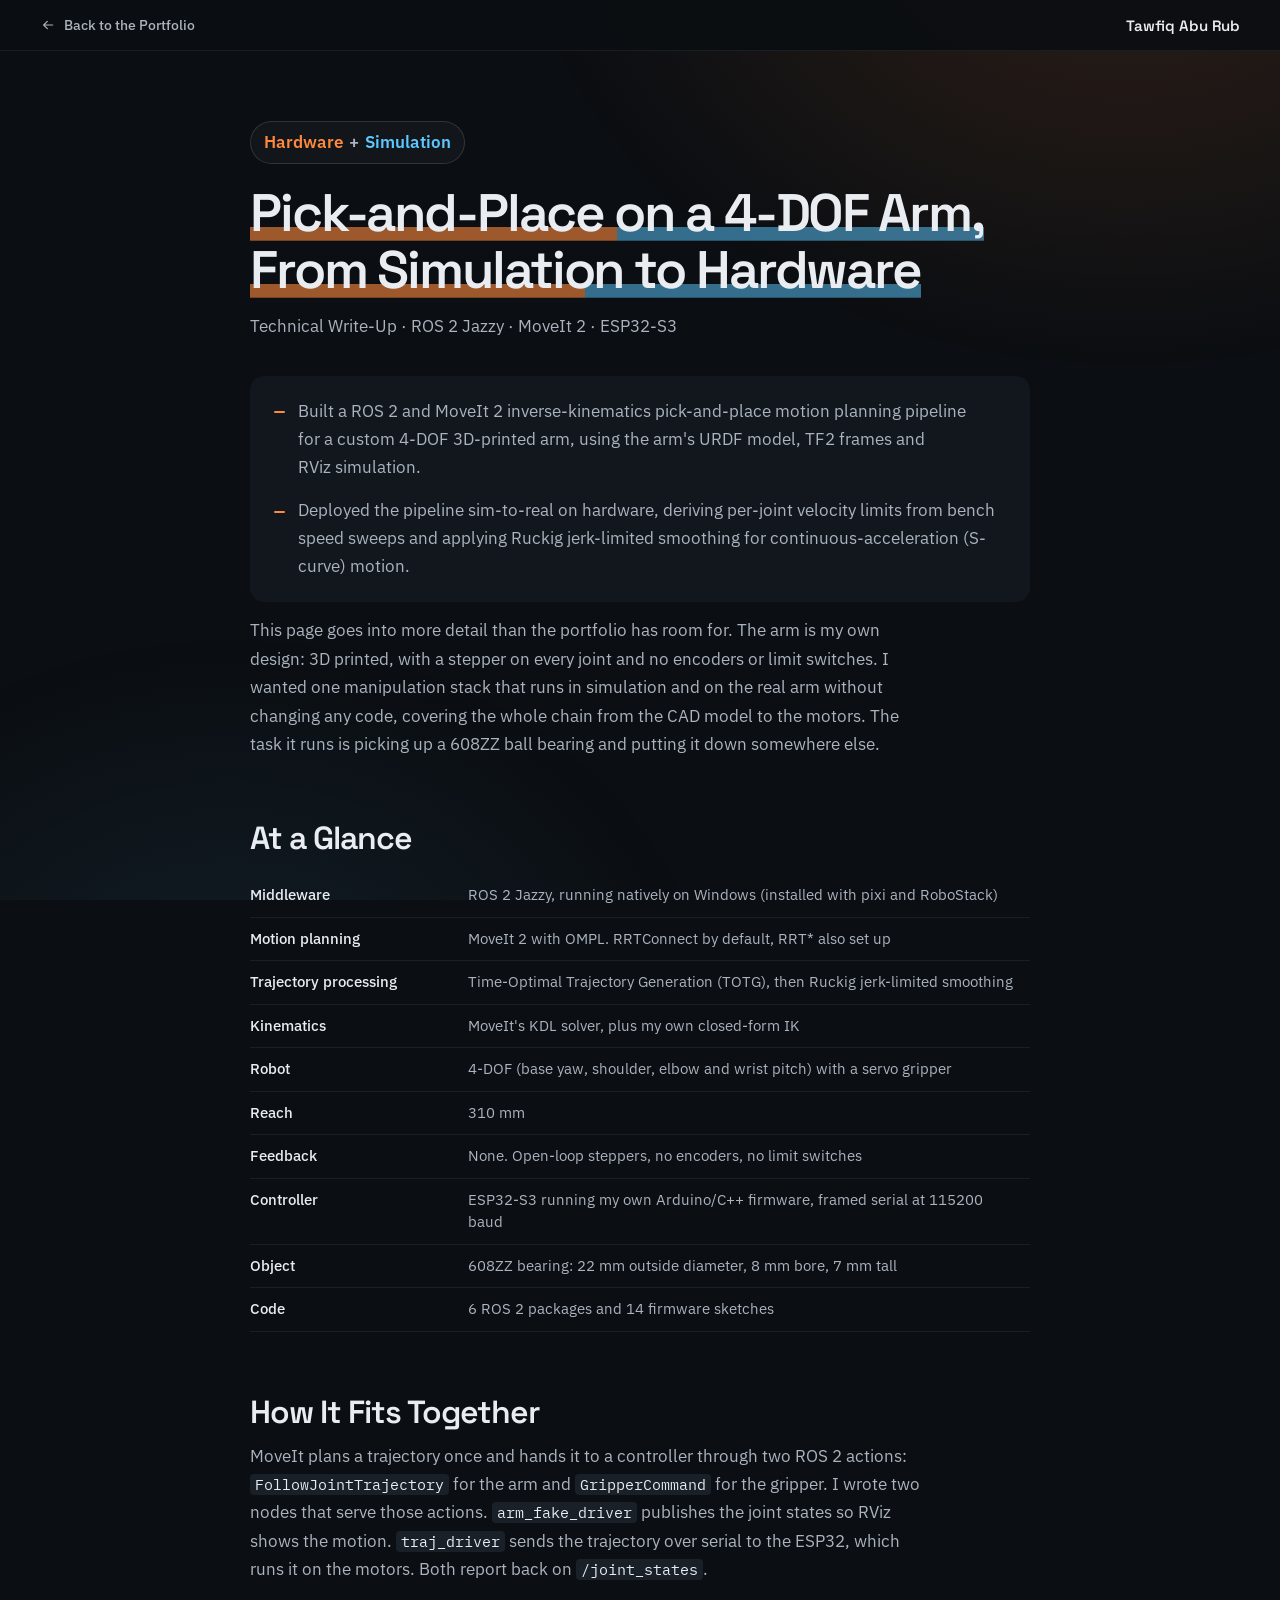
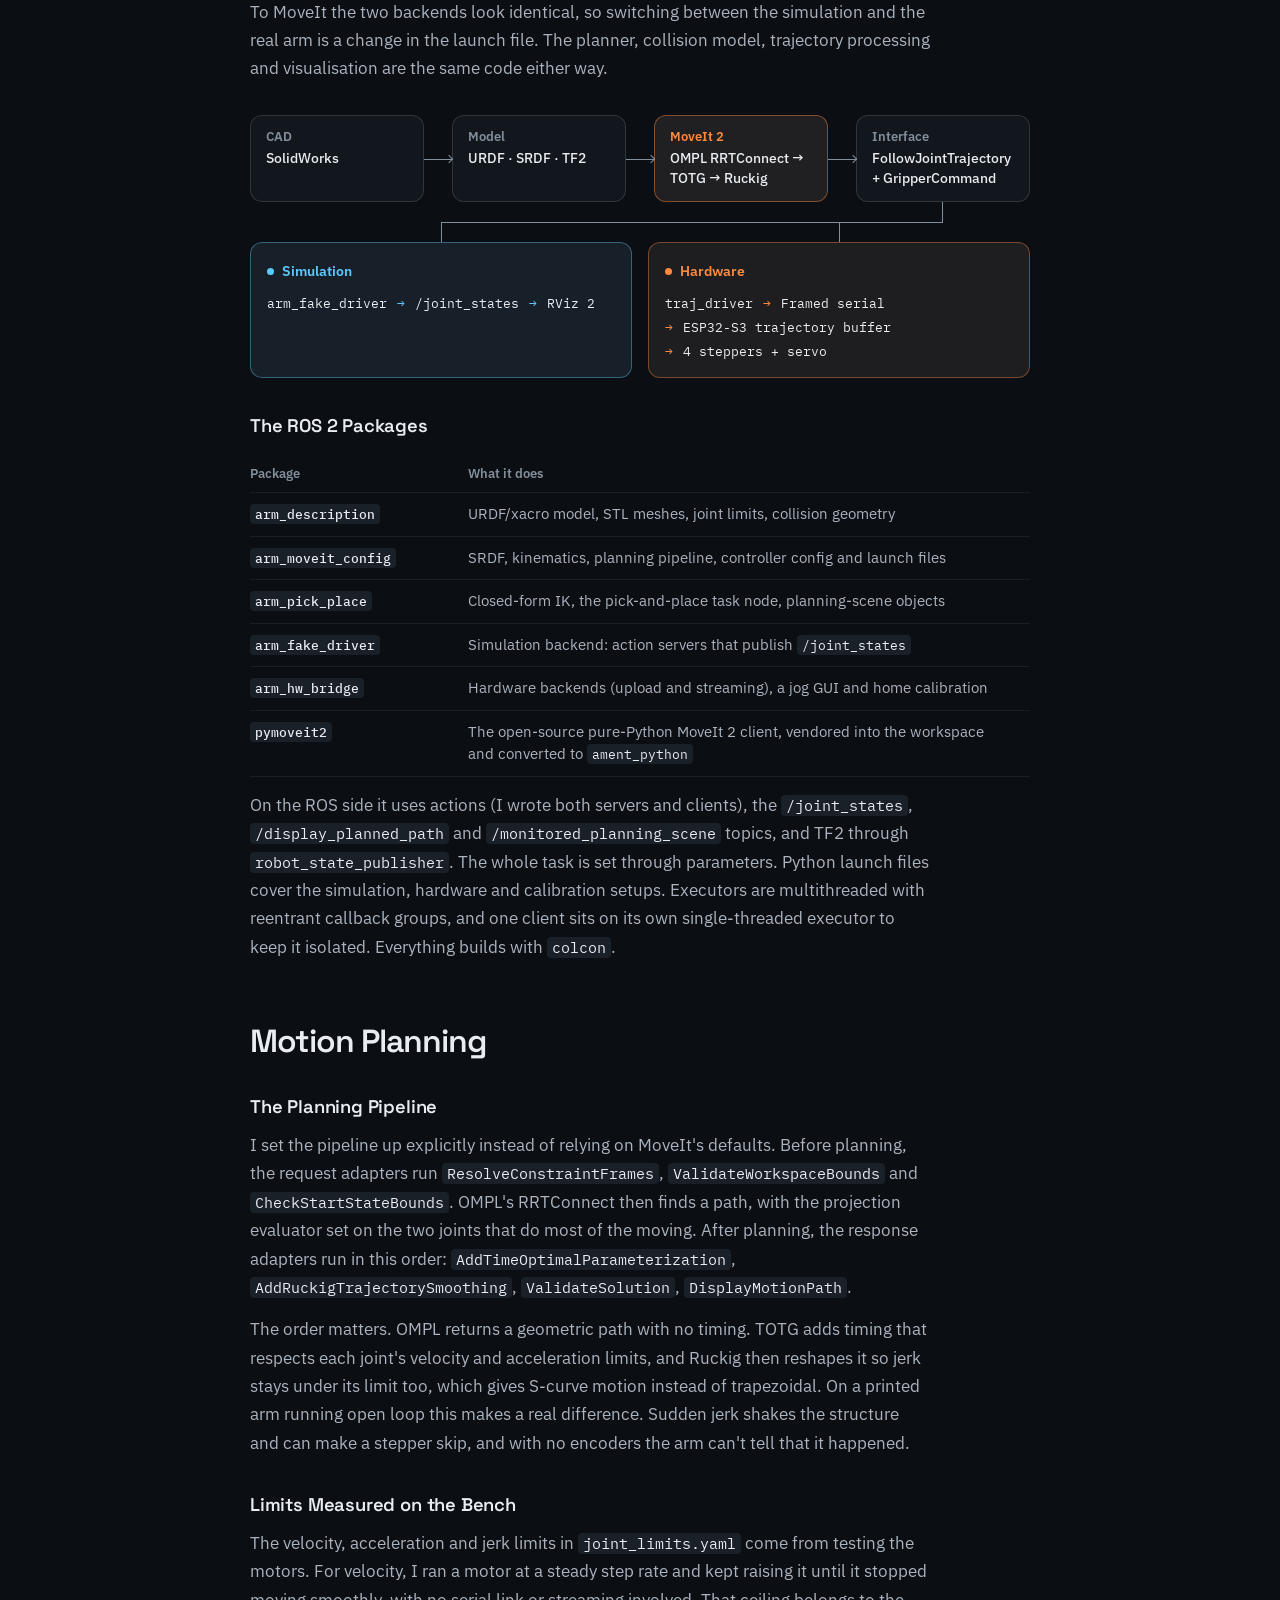
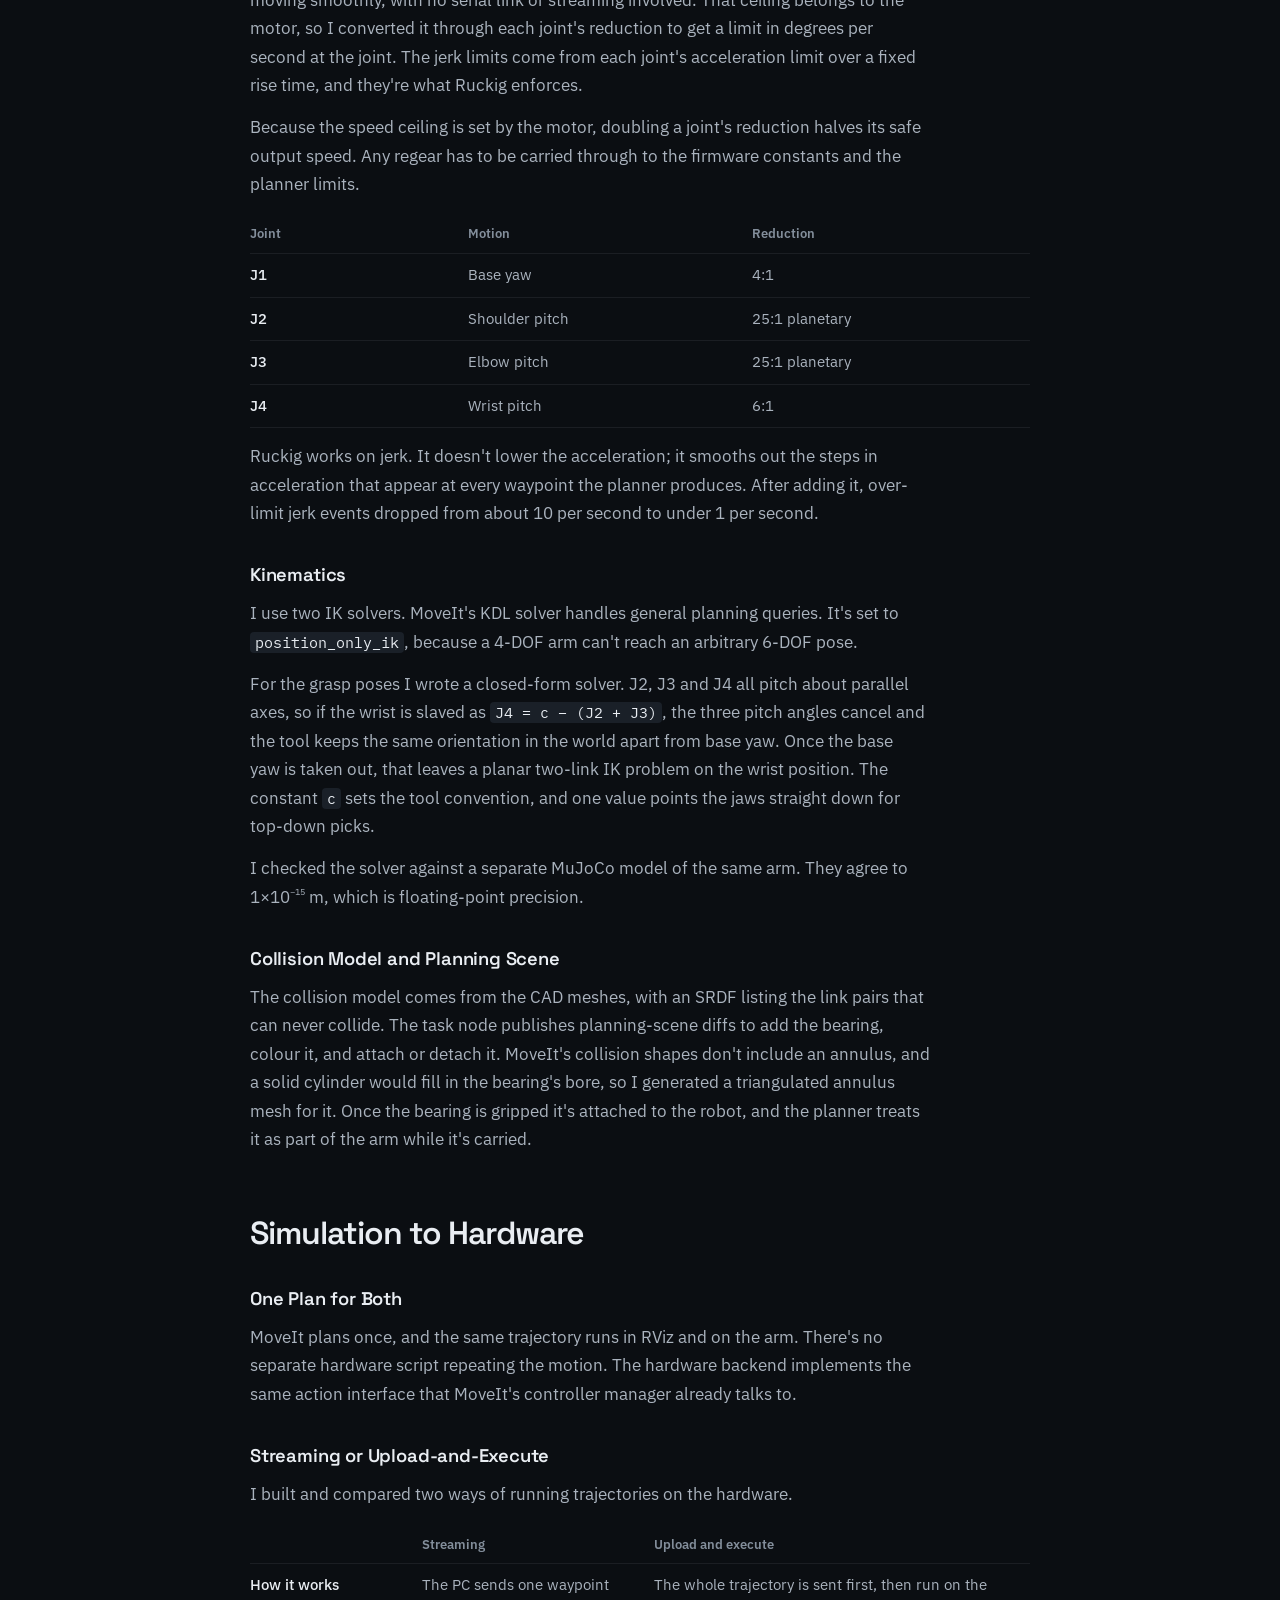
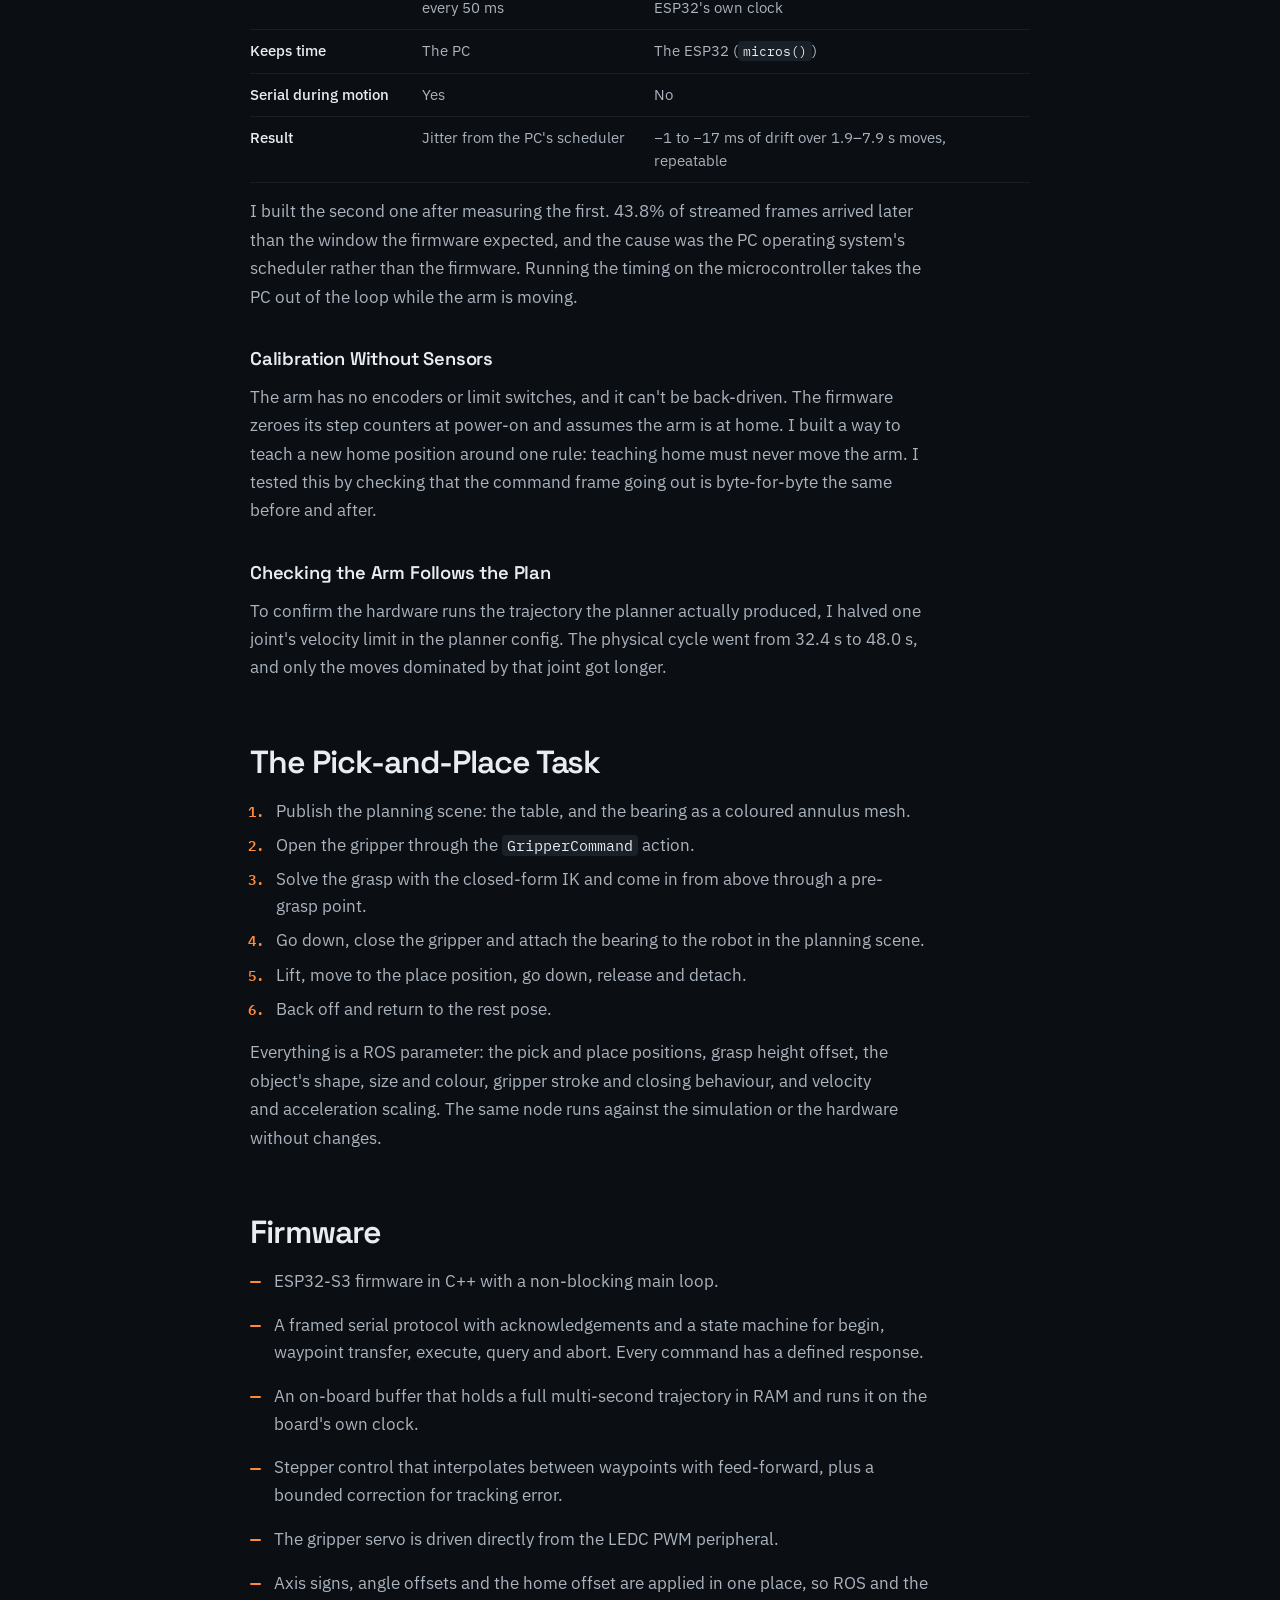
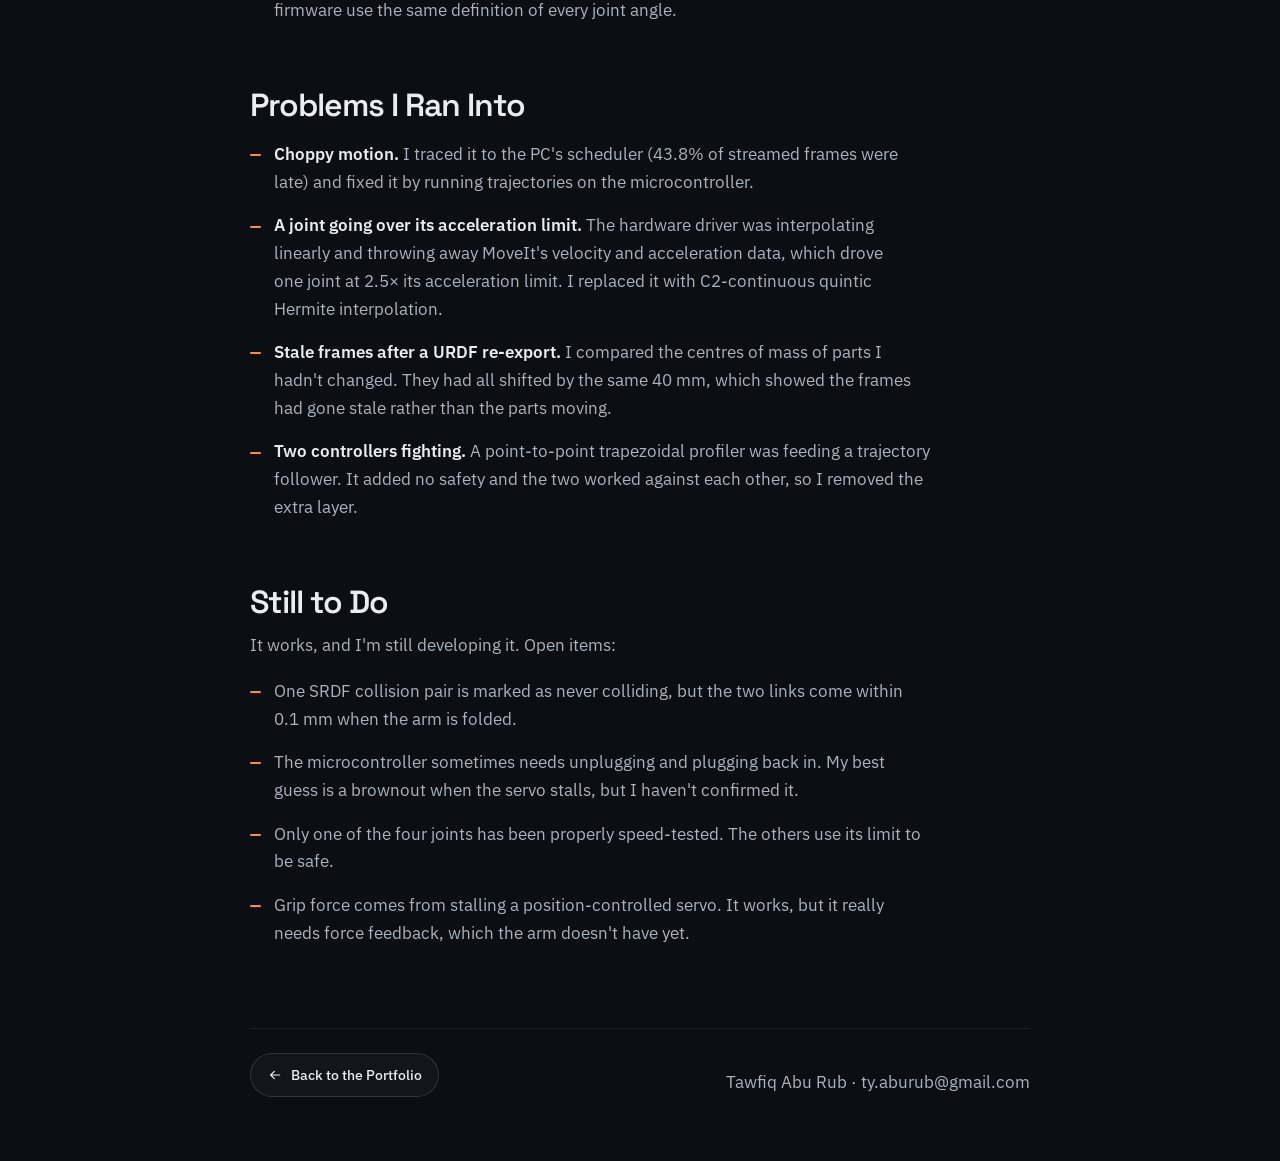
<file: pick-and-place.html>
<!doctype html>
<html lang="en" style="--tint-2: #5cc8ff">
<head>
  <meta charset="utf-8">
  <meta name="viewport" content="width=device-width, initial-scale=1">
  <title>Pick-and-place, sim to real: technical write-up · Tawfiq Abu Rub</title>
  <meta name="description" content="Technical write-up of a ROS 2 and MoveIt 2 pick-and-place pipeline for a custom 4-DOF 3D-printed arm, run in simulation and on the real hardware.">
  <meta name="theme-color" content="#0b0e12">
  <link rel="icon" href="data:image/svg+xml,%3Csvg xmlns='http://www.w3.org/2000/svg' viewBox='0 0 32 32'%3E%3Cpath d='M16 2a14 14 0 0 0 0 28z' fill='%23ff8a3d'/%3E%3Cpath d='M16 2a14 14 0 0 1 0 28z' fill='%235cc8ff'/%3E%3C/svg%3E">
  <link rel="preconnect" href="https://fonts.googleapis.com">
  <link rel="preconnect" href="https://fonts.gstatic.com" crossorigin>
  <link href="https://fonts.googleapis.com/css2?family=IBM+Plex+Mono:wght@400;500&family=IBM+Plex+Sans:wght@400;500;600&family=Space+Grotesk:wght@500;600&display=swap" rel="stylesheet">
  <link rel="stylesheet" href="css/style.css">
</head>
<body>

  <svg width="0" height="0" style="position:absolute" aria-hidden="true">
    <symbol id="i-arrow" viewBox="0 0 24 24"><path d="M5 12h13M13 6.5l5.5 5.5-5.5 5.5" fill="none" stroke="currentColor" stroke-width="1.8" stroke-linecap="round" stroke-linejoin="round"/></symbol>
  </svg>

  <a class="skip-link" href="#doc">Skip to content</a>

  <header class="doc-bar">
    <a class="doc-back" href="index.html#motion"><svg class="ic"><use href="#i-arrow"/></svg>Back to the Portfolio</a>
    <span class="doc-who">Tawfiq Abu Rub</span>
  </header>

  <main id="doc" class="doc">
    <header>
      <p class="eyebrow badge badge--split"><span class="hw">Hardware</span> + <span class="sim">Simulation</span></p>
      <h1><span class="hl">Pick-and-Place on a 4&#8209;DOF Arm, From Simulation to Hardware</span></h1>
      <p class="doc-meta">Technical Write-Up · ROS 2 Jazzy · MoveIt 2 · ESP32-S3</p>
    </header>

    <div class="doc-summary">
      <ul class="bullets">
        <li>Built a ROS 2 and MoveIt 2 inverse-kinematics pick-and-place motion planning pipeline for a custom 4-DOF 3D-printed arm, using the arm's URDF model, TF2 frames and RViz simulation.</li>
        <li>Deployed the pipeline sim-to-real on hardware, deriving per-joint velocity limits from bench speed sweeps and applying Ruckig jerk-limited smoothing for continuous-acceleration (S-curve) motion.</li>
      </ul>
    </div>

    <p>This page goes into more detail than the portfolio has room for. The arm is my own design: 3D printed, with a stepper on every joint and no encoders or limit switches. I wanted one manipulation stack that runs in simulation and on the real arm without changing any code, covering the whole chain from the CAD model to the motors. The task it runs is picking up a 608ZZ ball bearing and putting it down somewhere else.</p>

    <h2 id="glance">At a Glance</h2>
    <div class="table-scroll">
      <table class="doc-table">
        <tbody>
          <tr><td>Middleware</td><td>ROS 2 Jazzy, running natively on Windows (installed with pixi and RoboStack)</td></tr>
          <tr><td>Motion planning</td><td>MoveIt 2 with OMPL. RRTConnect by default, RRT* also set up</td></tr>
          <tr><td>Trajectory processing</td><td>Time-Optimal Trajectory Generation (TOTG), then Ruckig jerk-limited smoothing</td></tr>
          <tr><td>Kinematics</td><td>MoveIt's KDL solver, plus my own closed-form IK</td></tr>
          <tr><td>Robot</td><td>4-DOF (base yaw, shoulder, elbow and wrist pitch) with a servo gripper</td></tr>
          <tr><td>Reach</td><td>310 mm</td></tr>
          <tr><td>Feedback</td><td>None. Open-loop steppers, no encoders, no limit switches</td></tr>
          <tr><td>Controller</td><td>ESP32-S3 running my own Arduino/C++ firmware, framed serial at 115200 baud</td></tr>
          <tr><td>Object</td><td>608ZZ bearing: 22 mm outside diameter, 8 mm bore, 7 mm tall</td></tr>
          <tr><td>Code</td><td>6 ROS 2 packages and 14 firmware sketches</td></tr>
        </tbody>
      </table>
    </div>

    <h2 id="architecture">How It Fits Together</h2>
    <p>MoveIt plans a trajectory once and hands it to a controller through two ROS&nbsp;2 actions: <code>FollowJointTrajectory</code> for the arm and <code>GripperCommand</code> for the gripper. I wrote two nodes that serve those actions. <code>arm_fake_driver</code> publishes the joint states so RViz shows the motion. <code>traj_driver</code> sends the trajectory over serial to the ESP32, which runs it on the motors. Both report back on <code>/joint_states</code>.</p>
    <p>To MoveIt the two backends look identical, so switching between the simulation and the real arm is a change in the launch file. The planner, collision model, trajectory processing and visualisation are the same code either way.</p>

    <figure class="arch" aria-label="System architecture: one plan, two backends">
      <ol class="arch-flow">
        <li><span class="arch-k">CAD</span><span class="arch-v">SolidWorks</span></li>
        <li><span class="arch-k">Model</span><span class="arch-v">URDF · SRDF · TF2</span></li>
        <li class="arch-core">
          <span class="arch-k">MoveIt 2</span>
          <span class="arch-v">OMPL RRTConnect <em>→</em> TOTG <em>→</em> Ruckig</span>
        </li>
        <li><span class="arch-k">Interface</span><span class="arch-v">FollowJointTrajectory + GripperCommand</span></li>
      </ol>
      <div class="arch-fork">
        <div class="lane" data-kind="sim">
          <span class="lane-name"><i></i>Simulation</span>
          <ol><li>arm_fake_driver</li><li>/joint_states</li><li>RViz 2</li></ol>
        </div>
        <div class="lane" data-kind="hw">
          <span class="lane-name"><i></i>Hardware</span>
          <ol><li>traj_driver</li><li>Framed serial</li><li>ESP32-S3 trajectory buffer</li><li>4 steppers + servo</li></ol>
        </div>
      </div>
    </figure>

    <h3>The ROS 2 Packages</h3>
    <div class="table-scroll">
      <table class="doc-table">
        <thead><tr><th scope="col">Package</th><th scope="col">What it does</th></tr></thead>
        <tbody>
          <tr><td><code>arm_description</code></td><td>URDF/xacro model, STL meshes, joint limits, collision geometry</td></tr>
          <tr><td><code>arm_moveit_config</code></td><td>SRDF, kinematics, planning pipeline, controller config and launch files</td></tr>
          <tr><td><code>arm_pick_place</code></td><td>Closed-form IK, the pick-and-place task node, planning-scene objects</td></tr>
          <tr><td><code>arm_fake_driver</code></td><td>Simulation backend: action servers that publish <code>/joint_states</code></td></tr>
          <tr><td><code>arm_hw_bridge</code></td><td>Hardware backends (upload and streaming), a jog GUI and home calibration</td></tr>
          <tr><td><code>pymoveit2</code></td><td>The open-source pure-Python MoveIt 2 client, vendored into the workspace and converted to <code>ament_python</code></td></tr>
        </tbody>
      </table>
    </div>
    <p>On the ROS side it uses actions (I wrote both servers and clients), the <code>/joint_states</code>, <code>/display_planned_path</code> and <code>/monitored_planning_scene</code> topics, and TF2 through <code>robot_state_publisher</code>. The whole task is set through parameters. Python launch files cover the simulation, hardware and calibration setups. Executors are multithreaded with reentrant callback groups, and one client sits on its own single-threaded executor to keep it isolated. Everything builds with <code>colcon</code>.</p>

    <h2 id="planning">Motion Planning</h2>
    <h3>The Planning Pipeline</h3>
    <p>I set the pipeline up explicitly instead of relying on MoveIt's defaults. Before planning, the request adapters run <code>ResolveConstraintFrames</code>, <code>ValidateWorkspaceBounds</code> and <code>CheckStartStateBounds</code>. OMPL's RRTConnect then finds a path, with the projection evaluator set on the two joints that do most of the moving. After planning, the response adapters run in this order: <code>AddTimeOptimalParameterization</code>, <code>AddRuckigTrajectorySmoothing</code>, <code>ValidateSolution</code>, <code>DisplayMotionPath</code>.</p>
    <p>The order matters. OMPL returns a geometric path with no timing. TOTG adds timing that respects each joint's velocity and acceleration limits, and Ruckig then reshapes it so jerk stays under its limit too, which gives S-curve motion instead of trapezoidal. On a printed arm running open loop this makes a real difference. Sudden jerk shakes the structure and can make a stepper skip, and with no encoders the arm can't tell that it happened.</p>

    <h3>Limits Measured on the Bench</h3>
    <p>The velocity, acceleration and jerk limits in <code>joint_limits.yaml</code> come from testing the motors. For velocity, I ran a motor at a steady step rate and kept raising it until it stopped moving smoothly, with no serial link or streaming involved. That ceiling belongs to the motor, so I converted it through each joint's reduction to get a limit in degrees per second at the joint. The jerk limits come from each joint's acceleration limit over a fixed rise time, and they're what Ruckig enforces.</p>
    <p>Because the speed ceiling is set by the motor, doubling a joint's reduction halves its safe output speed. Any regear has to be carried through to the firmware constants and the planner limits.</p>
    <div class="table-scroll">
      <table class="doc-table">
        <thead><tr><th scope="col">Joint</th><th scope="col">Motion</th><th scope="col">Reduction</th></tr></thead>
        <tbody>
          <tr><td>J1</td><td>Base yaw</td><td>4:1</td></tr>
          <tr><td>J2</td><td>Shoulder pitch</td><td>25:1 planetary</td></tr>
          <tr><td>J3</td><td>Elbow pitch</td><td>25:1 planetary</td></tr>
          <tr><td>J4</td><td>Wrist pitch</td><td>6:1</td></tr>
        </tbody>
      </table>
    </div>
    <p>Ruckig works on jerk. It doesn't lower the acceleration; it smooths out the steps in acceleration that appear at every waypoint the planner produces. After adding it, over-limit jerk events dropped from about 10 per second to under 1 per second.</p>

    <h3>Kinematics</h3>
    <p>I use two IK solvers. MoveIt's KDL solver handles general planning queries. It's set to <code>position_only_ik</code>, because a 4-DOF arm can't reach an arbitrary 6-DOF pose.</p>
    <p>For the grasp poses I wrote a closed-form solver. J2, J3 and J4 all pitch about parallel axes, so if the wrist is slaved as <code>J4 = c − (J2 + J3)</code>, the three pitch angles cancel and the tool keeps the same orientation in the world apart from base yaw. Once the base yaw is taken out, that leaves a planar two-link IK problem on the wrist position. The constant <code>c</code> sets the tool convention, and one value points the jaws straight down for top-down picks.</p>
    <p>I checked the solver against a separate MuJoCo model of the same arm. They agree to 1×10<sup>−15</sup> m, which is floating-point precision.</p>

    <h3>Collision Model and Planning Scene</h3>
    <p>The collision model comes from the CAD meshes, with an SRDF listing the link pairs that can never collide. The task node publishes planning-scene diffs to add the bearing, colour it, and attach or detach it. MoveIt's collision shapes don't include an annulus, and a solid cylinder would fill in the bearing's bore, so I generated a triangulated annulus mesh for it. Once the bearing is gripped it's attached to the robot, and the planner treats it as part of the arm while it's carried.</p>

    <h2 id="sim-to-real">Simulation to Hardware</h2>
    <h3>One Plan for Both</h3>
    <p>MoveIt plans once, and the same trajectory runs in RViz and on the arm. There's no separate hardware script repeating the motion. The hardware backend implements the same action interface that MoveIt's controller manager already talks to.</p>

    <h3>Streaming or Upload-and-Execute</h3>
    <p>I built and compared two ways of running trajectories on the hardware.</p>
    <div class="table-scroll">
      <table class="doc-table doc-table--compare">
        <thead><tr><th scope="col"></th><th scope="col">Streaming</th><th scope="col">Upload and execute</th></tr></thead>
        <tbody>
          <tr><td>How it works</td><td>The PC sends one waypoint every 50 ms</td><td>The whole trajectory is sent first, then run on the ESP32's own clock</td></tr>
          <tr><td>Keeps time</td><td>The PC</td><td>The ESP32 (<code>micros()</code>)</td></tr>
          <tr><td>Serial during motion</td><td>Yes</td><td>No</td></tr>
          <tr><td>Result</td><td>Jitter from the PC's scheduler</td><td>−1 to −17 ms of drift over 1.9–7.9 s moves, repeatable</td></tr>
        </tbody>
      </table>
    </div>
    <p>I built the second one after measuring the first. 43.8% of streamed frames arrived later than the window the firmware expected, and the cause was the PC operating system's scheduler rather than the firmware. Running the timing on the microcontroller takes the PC out of the loop while the arm is moving.</p>

    <h3>Calibration Without Sensors</h3>
    <p>The arm has no encoders or limit switches, and it can't be back-driven. The firmware zeroes its step counters at power-on and assumes the arm is at home. I built a way to teach a new home position around one rule: teaching home must never move the arm. I tested this by checking that the command frame going out is byte-for-byte the same before and after.</p>

    <h3>Checking the Arm Follows the Plan</h3>
    <p>To confirm the hardware runs the trajectory the planner actually produced, I halved one joint's velocity limit in the planner config. The physical cycle went from 32.4 s to 48.0 s, and only the moves dominated by that joint got longer.</p>

    <h2 id="task">The Pick-and-Place Task</h2>
    <ol class="doc-steps">
      <li>Publish the planning scene: the table, and the bearing as a coloured annulus mesh.</li>
      <li>Open the gripper through the <code>GripperCommand</code> action.</li>
      <li>Solve the grasp with the closed-form IK and come in from above through a pre-grasp point.</li>
      <li>Go down, close the gripper and attach the bearing to the robot in the planning scene.</li>
      <li>Lift, move to the place position, go down, release and detach.</li>
      <li>Back off and return to the rest pose.</li>
    </ol>
    <p>Everything is a ROS parameter: the pick and place positions, grasp height offset, the object's shape, size and colour, gripper stroke and closing behaviour, and velocity and acceleration scaling. The same node runs against the simulation or the hardware without changes.</p>

    <h2 id="firmware">Firmware</h2>
    <ul class="bullets">
      <li>ESP32-S3 firmware in C++ with a non-blocking main loop.</li>
      <li>A framed serial protocol with acknowledgements and a state machine for begin, waypoint transfer, execute, query and abort. Every command has a defined response.</li>
      <li>An on-board buffer that holds a full multi-second trajectory in RAM and runs it on the board's own clock.</li>
      <li>Stepper control that interpolates between waypoints with feed-forward, plus a bounded correction for tracking error.</li>
      <li>The gripper servo is driven directly from the LEDC PWM peripheral.</li>
      <li>Axis signs, angle offsets and the home offset are applied in one place, so ROS and the firmware use the same definition of every joint angle.</li>
    </ul>

    <h2 id="problems">Problems I Ran Into</h2>
    <ul class="bullets">
      <li><strong>Choppy motion.</strong> I traced it to the PC's scheduler (43.8% of streamed frames were late) and fixed it by running trajectories on the microcontroller.</li>
      <li><strong>A joint going over its acceleration limit.</strong> The hardware driver was interpolating linearly and throwing away MoveIt's velocity and acceleration data, which drove one joint at 2.5× its acceleration limit. I replaced it with C2-continuous quintic Hermite interpolation.</li>
      <li><strong>Stale frames after a URDF re-export.</strong> I compared the centres of mass of parts I hadn't changed. They had all shifted by the same 40 mm, which showed the frames had gone stale rather than the parts moving.</li>
      <li><strong>Two controllers fighting.</strong> A point-to-point trapezoidal profiler was feeding a trajectory follower. It added no safety and the two worked against each other, so I removed the extra layer.</li>
    </ul>

    <h2 id="open-items">Still to Do</h2>
    <p>It works, and I'm still developing it. Open items:</p>
    <ul class="bullets">
      <li>One SRDF collision pair is marked as never colliding, but the two links come within 0.1 mm when the arm is folded.</li>
      <li>The microcontroller sometimes needs unplugging and plugging back in. My best guess is a brownout when the servo stalls, but I haven't confirmed it.</li>
      <li>Only one of the four joints has been properly speed-tested. The others use its limit to be safe.</li>
      <li>Grip force comes from stalling a position-controlled servo. It works, but it really needs force feedback, which the arm doesn't have yet.</li>
    </ul>

    <footer class="doc-foot">
      <a class="btn" href="index.html#motion"><svg class="ic doc-back-ic"><use href="#i-arrow"/></svg>Back to the Portfolio</a>
      <p>Tawfiq Abu Rub · <a href="mailto:ty.aburub@gmail.com">ty.aburub@gmail.com</a></p>
    </footer>
  </main>
</body>
</html>
</file>
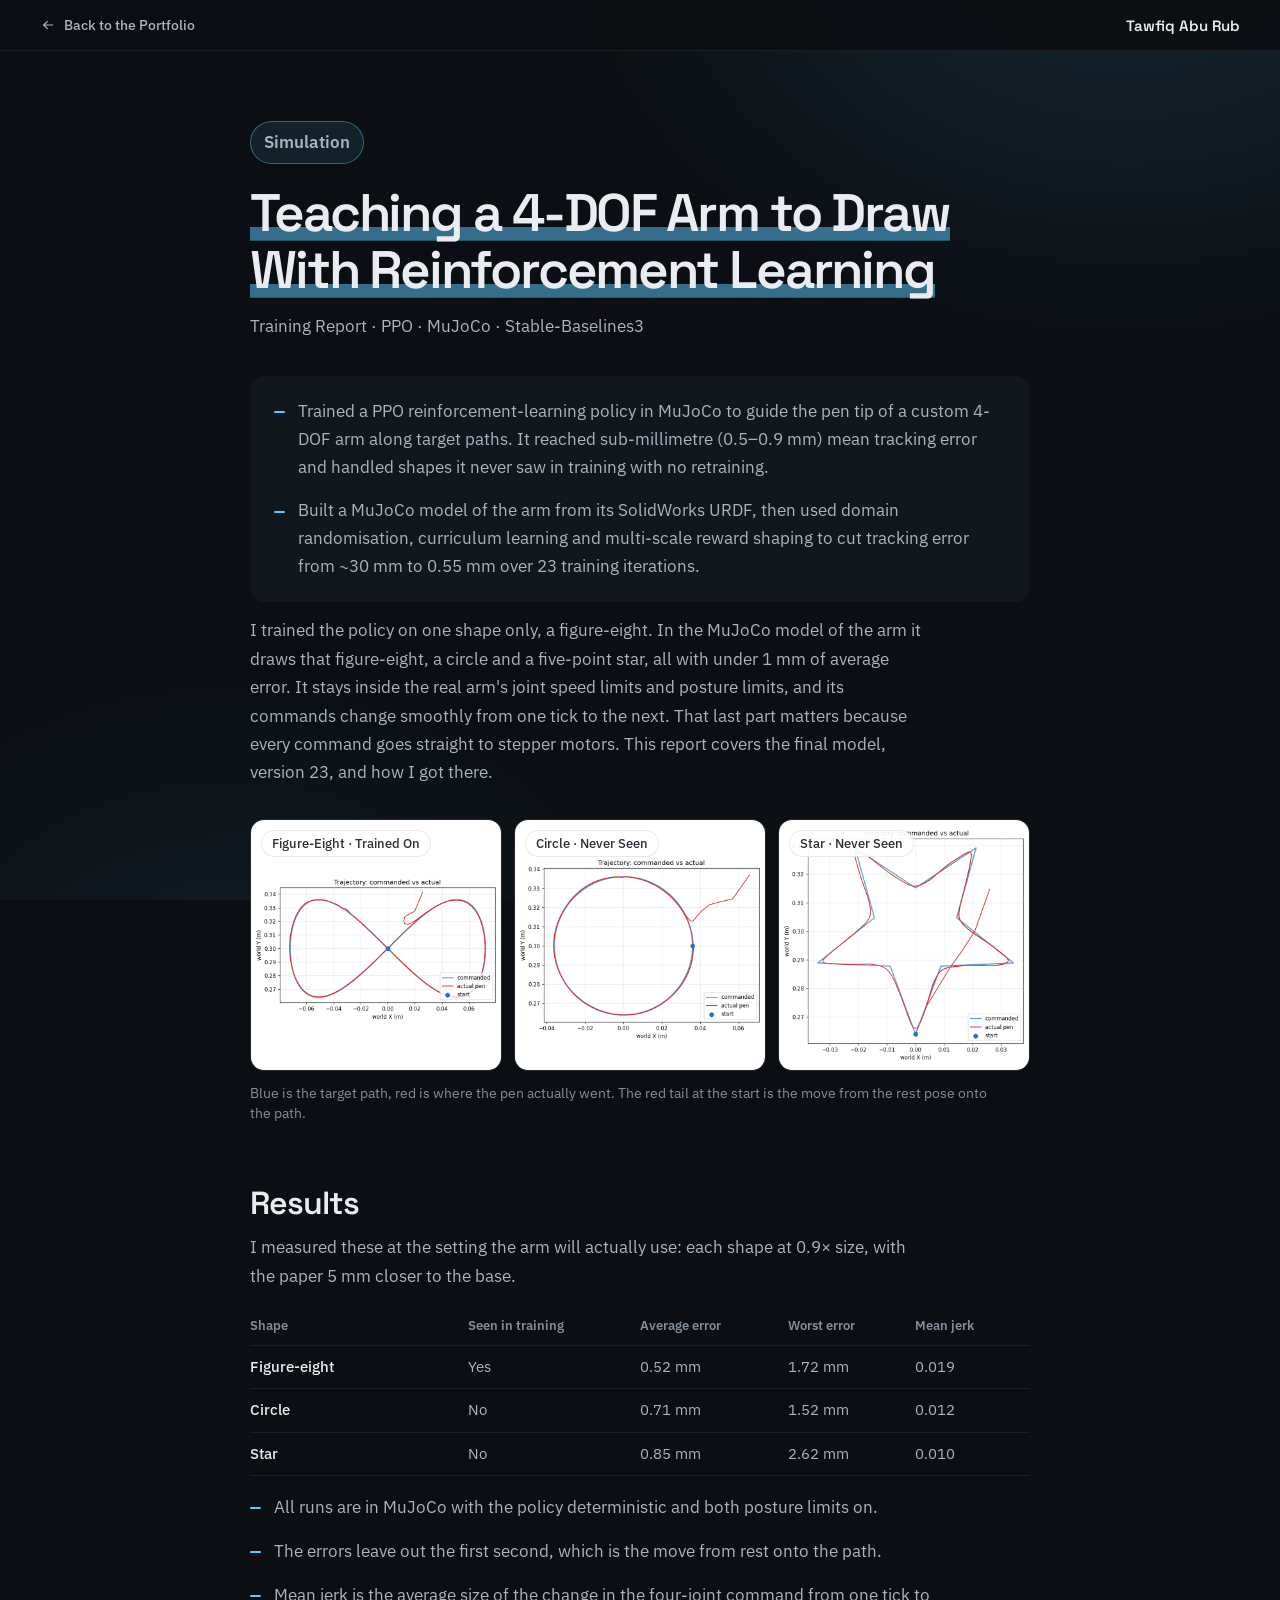
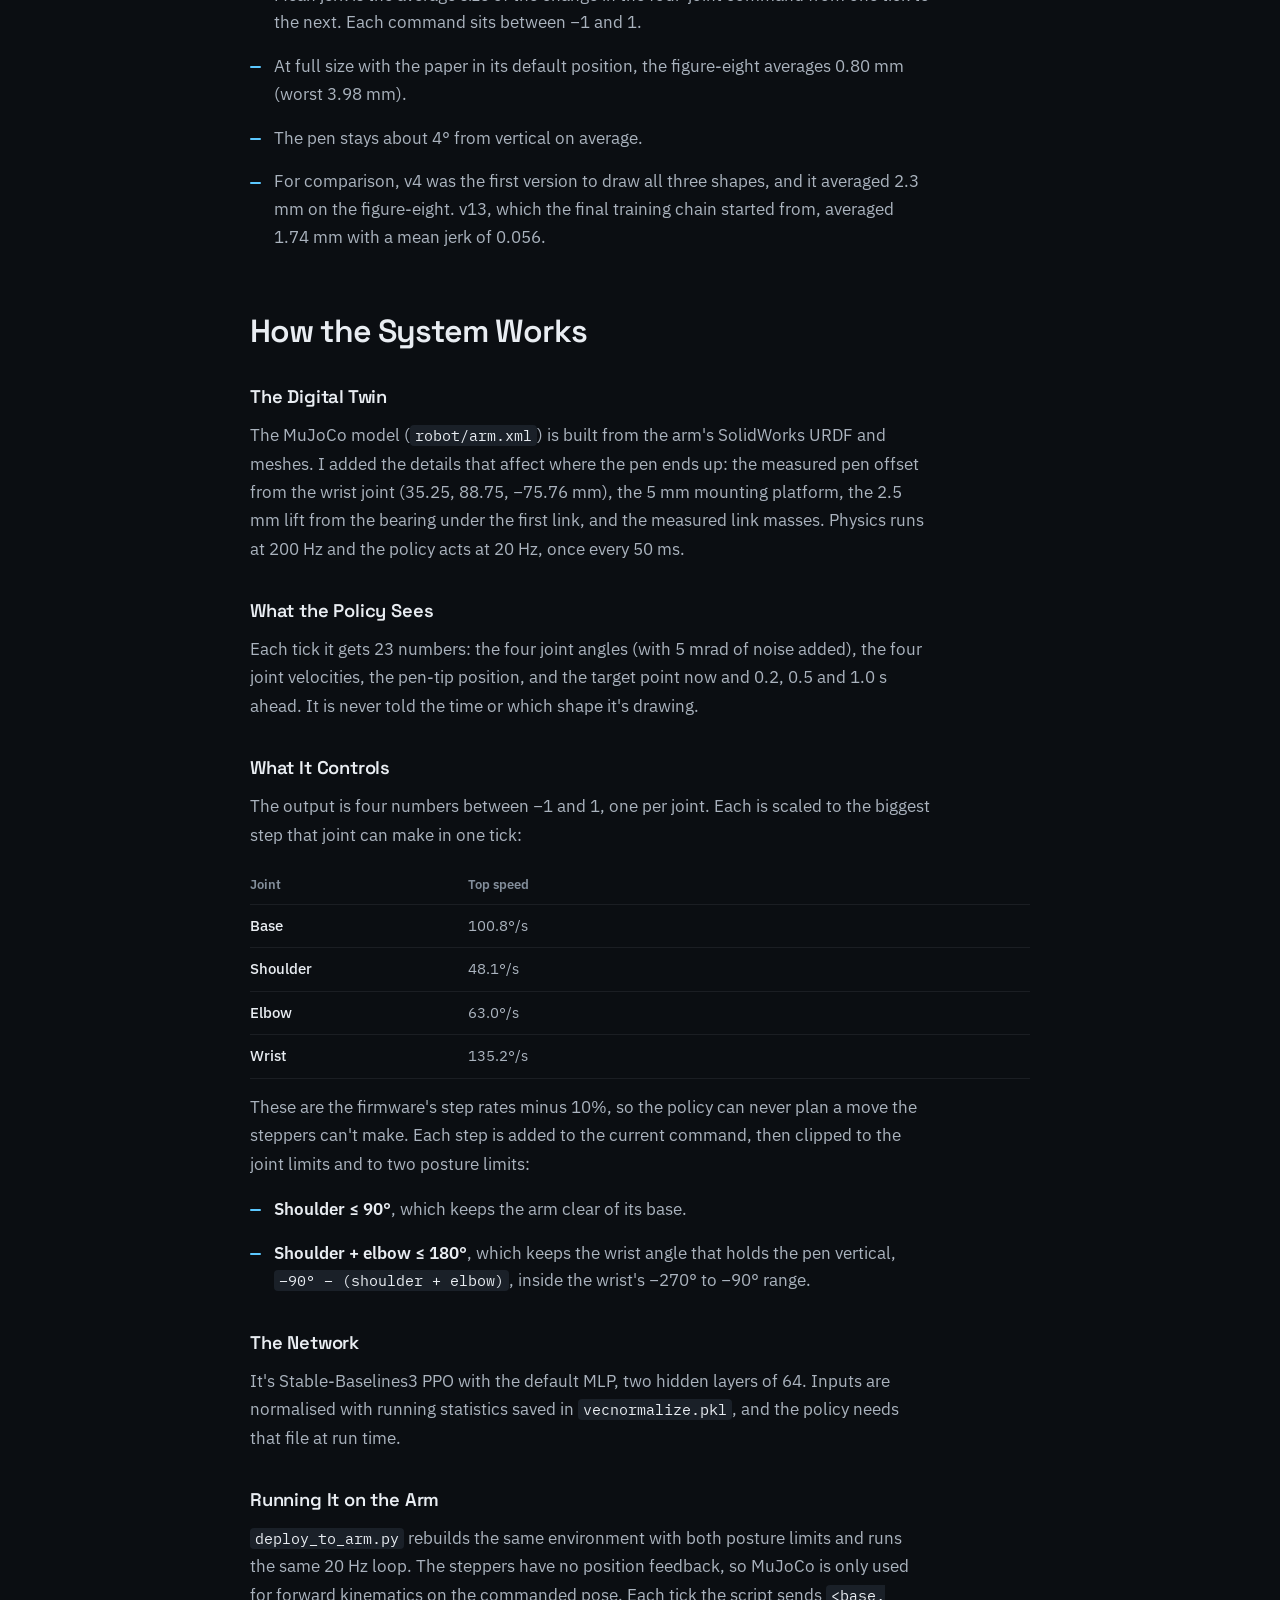
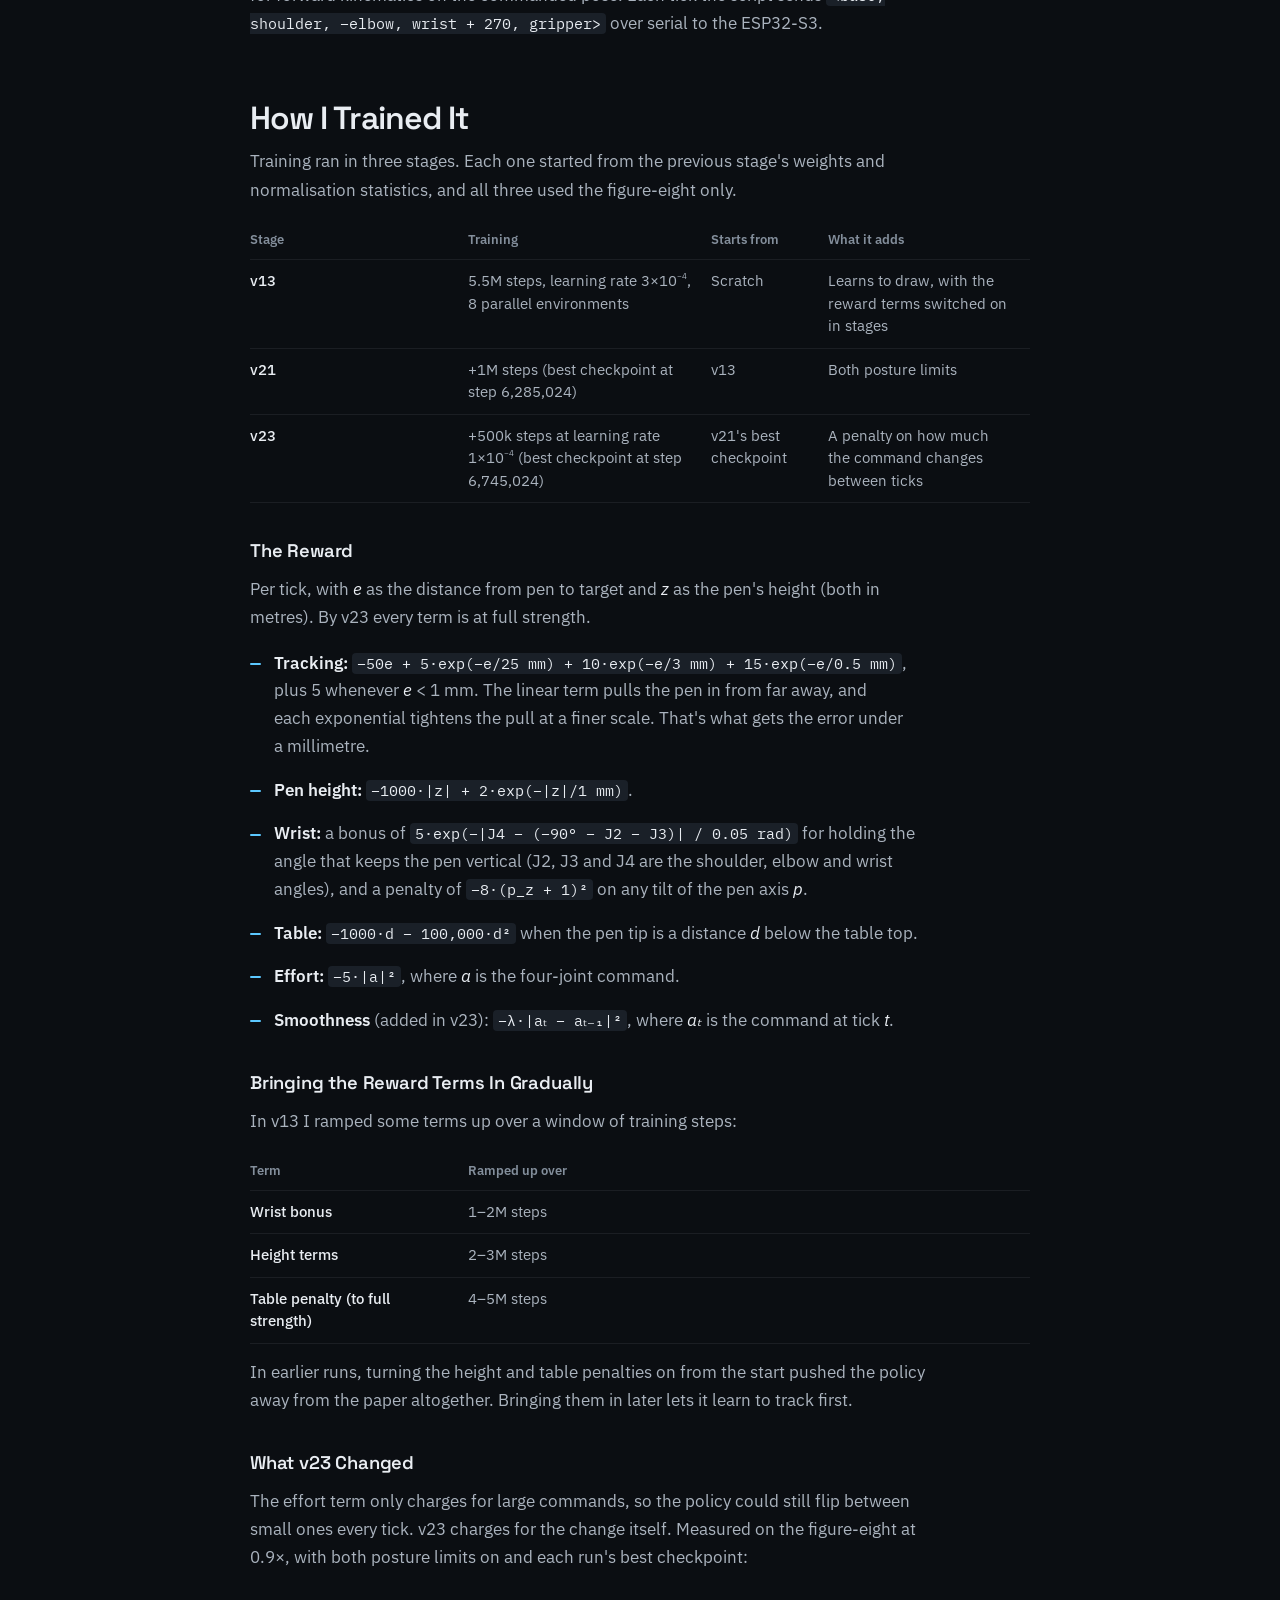
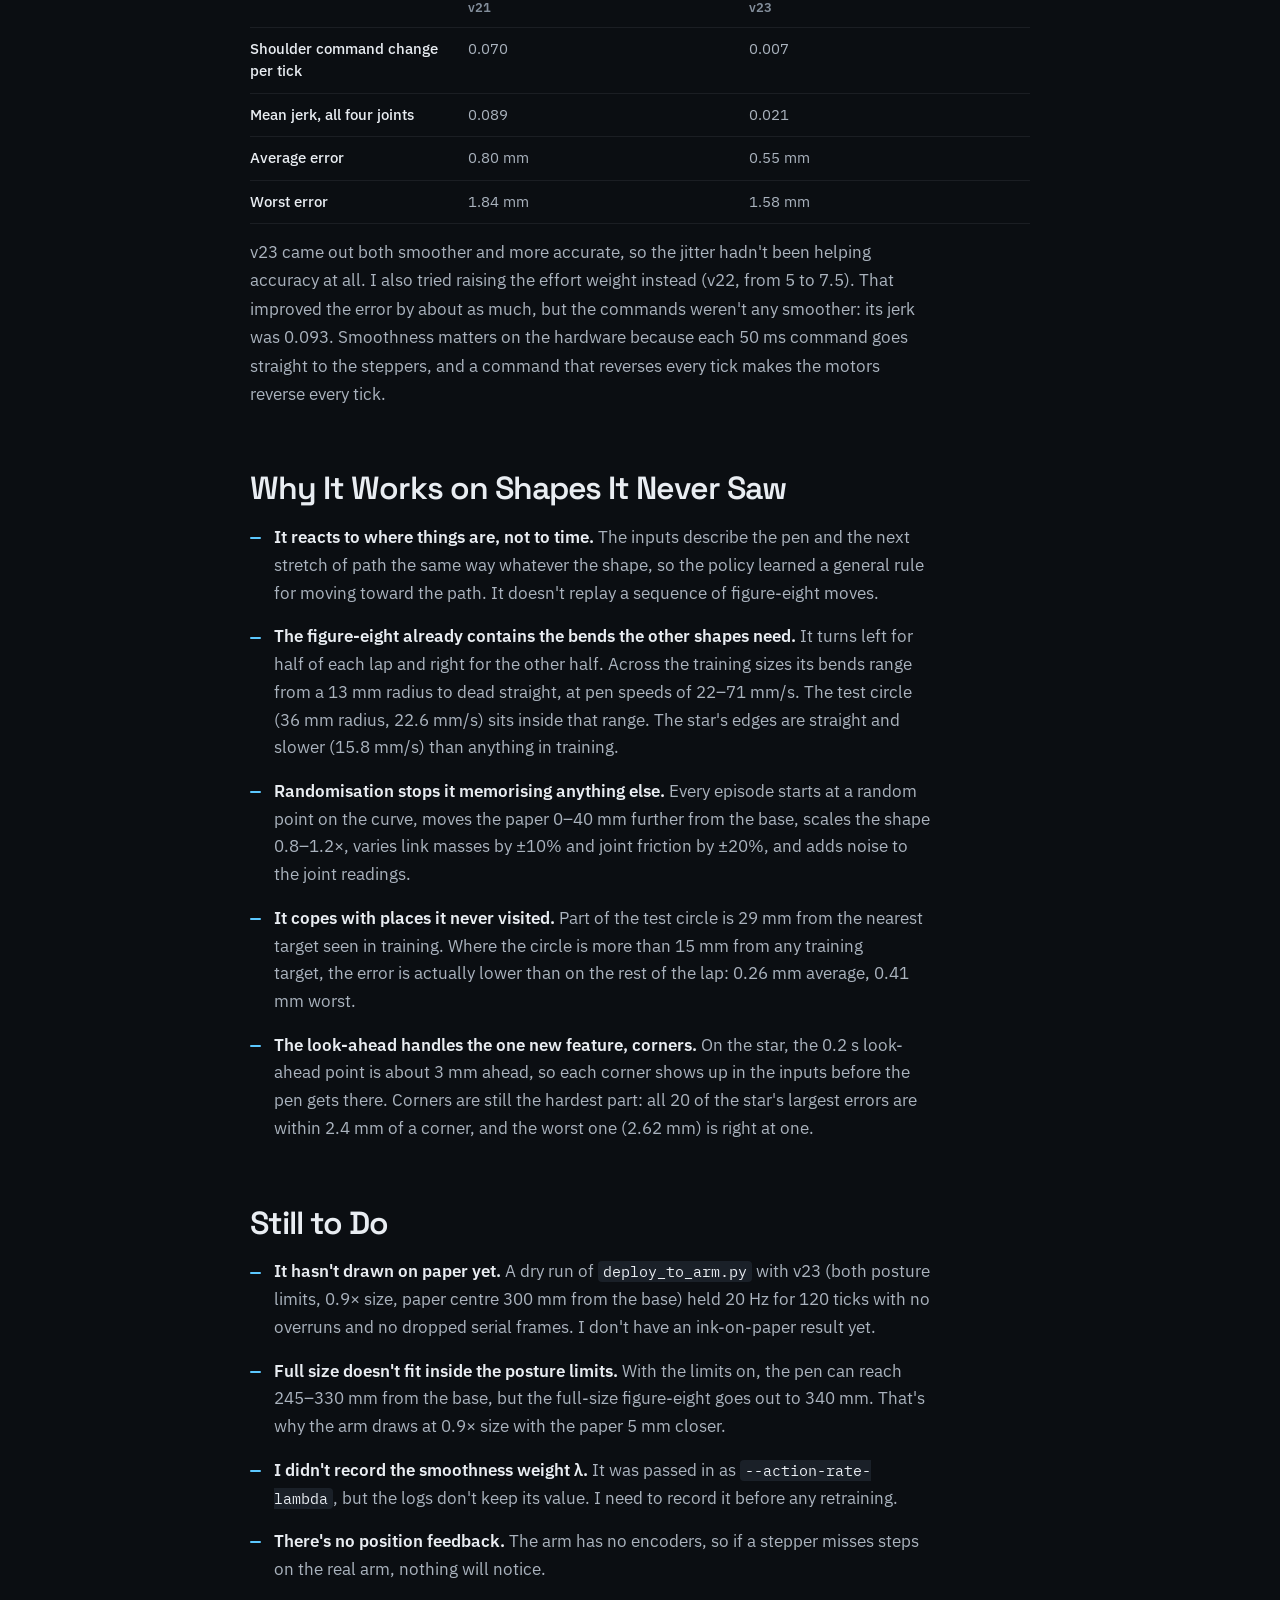
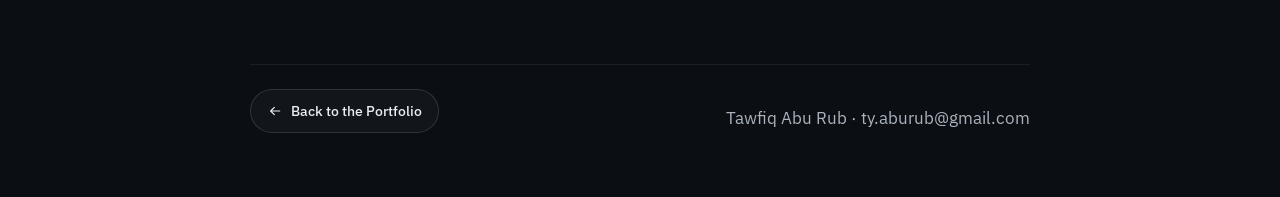
<file: rl-drawing.html>
<!doctype html>
<html lang="en" style="--tint: #5cc8ff; --tint-2: #5cc8ff">
<head>
  <meta charset="utf-8">
  <meta name="viewport" content="width=device-width, initial-scale=1">
  <title>Teaching the arm to draw: training report · Tawfiq Abu Rub</title>
  <meta name="description" content="Training report for a PPO reinforcement-learning policy that draws with a custom 4-DOF arm in MuJoCo, trained on a figure-eight and tested on shapes it never saw.">
  <meta name="theme-color" content="#0b0e12">
  <link rel="icon" href="data:image/svg+xml,%3Csvg xmlns='http://www.w3.org/2000/svg' viewBox='0 0 32 32'%3E%3Cpath d='M16 2a14 14 0 0 0 0 28z' fill='%23ff8a3d'/%3E%3Cpath d='M16 2a14 14 0 0 1 0 28z' fill='%235cc8ff'/%3E%3C/svg%3E">
  <link rel="preconnect" href="https://fonts.googleapis.com">
  <link rel="preconnect" href="https://fonts.gstatic.com" crossorigin>
  <link href="https://fonts.googleapis.com/css2?family=IBM+Plex+Mono:wght@400;500&family=IBM+Plex+Sans:wght@400;500;600&family=Space+Grotesk:wght@500;600&display=swap" rel="stylesheet">
  <link rel="stylesheet" href="css/style.css">
</head>
<body>

  <svg width="0" height="0" style="position:absolute" aria-hidden="true">
    <symbol id="i-arrow" viewBox="0 0 24 24"><path d="M5 12h13M13 6.5l5.5 5.5-5.5 5.5" fill="none" stroke="currentColor" stroke-width="1.8" stroke-linecap="round" stroke-linejoin="round"/></symbol>
  </svg>

  <a class="skip-link" href="#doc">Skip to content</a>

  <header class="doc-bar">
    <a class="doc-back" href="index.html#learning"><svg class="ic"><use href="#i-arrow"/></svg>Back to the Portfolio</a>
    <span class="doc-who">Tawfiq Abu Rub</span>
  </header>

  <main id="doc" class="doc doc--sim">
    <header>
      <p class="eyebrow badge">Simulation</p>
      <h1><span class="hl">Teaching a 4&#8209;DOF Arm to Draw With Reinforcement Learning</span></h1>
      <p class="doc-meta">Training Report · PPO · MuJoCo · Stable-Baselines3</p>
    </header>

    <div class="doc-summary">
      <ul class="bullets">
        <li>Trained a PPO reinforcement-learning policy in MuJoCo to guide the pen tip of a custom 4-DOF arm along target paths. It reached sub-millimetre (0.5–0.9 mm) mean tracking error and handled shapes it never saw in training with no retraining.</li>
        <li>Built a MuJoCo model of the arm from its SolidWorks URDF, then used domain randomisation, curriculum learning and multi-scale reward shaping to cut tracking error from ~30 mm to 0.55 mm over 23 training iterations.</li>
      </ul>
    </div>

    <p>I trained the policy on one shape only, a figure-eight. In the MuJoCo model of the arm it draws that figure-eight, a circle and a five-point star, all with under 1 mm of average error. It stays inside the real arm's joint speed limits and posture limits, and its commands change smoothly from one tick to the next. That last part matters because every command goes straight to stepper motors. This report covers the final model, version 23, and how I got there.</p>

    <figure class="doc-figure">
      <div class="doc-plots">
        <div class="pane pane--paper">
          <span class="pane-label pane-label--dark">Figure-Eight · Trained On</span>
          <img src="assets/img/rl-figure8-plot.png" alt="Commanded and actual pen path for the figure-eight: the two lines overlap almost exactly" loading="lazy">
        </div>
        <div class="pane pane--paper">
          <span class="pane-label pane-label--dark">Circle · Never Seen</span>
          <img src="assets/img/rl-circle-plot.png" alt="Commanded and actual pen path for the circle: the two lines overlap almost exactly after the pen reaches the start point" loading="lazy">
        </div>
        <div class="pane pane--paper">
          <span class="pane-label pane-label--dark">Star · Never Seen</span>
          <img src="assets/img/rl-star-plot.png" alt="Commanded and actual pen path for the star: the lines overlap closely, with the largest gaps at the corners" loading="lazy">
        </div>
      </div>
      <figcaption>Blue is the target path, red is where the pen actually went. The red tail at the start is the move from the rest pose onto the path.</figcaption>
    </figure>

    <h2 id="results">Results</h2>
    <p>I measured these at the setting the arm will actually use: each shape at 0.9× size, with the paper 5 mm closer to the base.</p>
    <div class="table-scroll">
      <table class="doc-table">
        <thead><tr><th scope="col">Shape</th><th scope="col">Seen in training</th><th scope="col">Average error</th><th scope="col">Worst error</th><th scope="col">Mean jerk</th></tr></thead>
        <tbody>
          <tr><td>Figure-eight</td><td>Yes</td><td>0.52 mm</td><td>1.72 mm</td><td>0.019</td></tr>
          <tr><td>Circle</td><td>No</td><td>0.71 mm</td><td>1.52 mm</td><td>0.012</td></tr>
          <tr><td>Star</td><td>No</td><td>0.85 mm</td><td>2.62 mm</td><td>0.010</td></tr>
        </tbody>
      </table>
    </div>
    <ul class="bullets">
      <li>All runs are in MuJoCo with the policy deterministic and both posture limits on.</li>
      <li>The errors leave out the first second, which is the move from rest onto the path.</li>
      <li>Mean jerk is the average size of the change in the four-joint command from one tick to the next. Each command sits between −1 and 1.</li>
      <li>At full size with the paper in its default position, the figure-eight averages 0.80 mm (worst 3.98 mm).</li>
      <li>The pen stays about 4° from vertical on average.</li>
      <li>For comparison, v4 was the first version to draw all three shapes, and it averaged 2.3 mm on the figure-eight. v13, which the final training chain started from, averaged 1.74 mm with a mean jerk of 0.056.</li>
    </ul>

    <h2 id="system">How the System Works</h2>

    <h3>The Digital Twin</h3>
    <p>The MuJoCo model (<code>robot/arm.xml</code>) is built from the arm's SolidWorks URDF and meshes. I added the details that affect where the pen ends up: the measured pen offset from the wrist joint (35.25, 88.75, −75.76 mm), the 5 mm mounting platform, the 2.5 mm lift from the bearing under the first link, and the measured link masses. Physics runs at 200 Hz and the policy acts at 20 Hz, once every 50 ms.</p>

    <h3>What the Policy Sees</h3>
    <p>Each tick it gets 23 numbers: the four joint angles (with 5 mrad of noise added), the four joint velocities, the pen-tip position, and the target point now and 0.2, 0.5 and 1.0 s ahead. It is never told the time or which shape it's drawing.</p>

    <h3>What It Controls</h3>
    <p>The output is four numbers between −1 and 1, one per joint. Each is scaled to the biggest step that joint can make in one tick:</p>
    <div class="table-scroll">
      <table class="doc-table">
        <thead><tr><th scope="col">Joint</th><th scope="col">Top speed</th></tr></thead>
        <tbody>
          <tr><td>Base</td><td>100.8°/s</td></tr>
          <tr><td>Shoulder</td><td>48.1°/s</td></tr>
          <tr><td>Elbow</td><td>63.0°/s</td></tr>
          <tr><td>Wrist</td><td>135.2°/s</td></tr>
        </tbody>
      </table>
    </div>
    <p>These are the firmware's step rates minus 10%, so the policy can never plan a move the steppers can't make. Each step is added to the current command, then clipped to the joint limits and to two posture limits:</p>
    <ul class="bullets">
      <li><strong>Shoulder ≤ 90°</strong>, which keeps the arm clear of its base.</li>
      <li><strong>Shoulder + elbow ≤ 180°</strong>, which keeps the wrist angle that holds the pen vertical, <code>−90° − (shoulder + elbow)</code>, inside the wrist's −270° to −90° range.</li>
    </ul>

    <h3>The Network</h3>
    <p>It's Stable-Baselines3 PPO with the default MLP, two hidden layers of 64. Inputs are normalised with running statistics saved in <code>vecnormalize.pkl</code>, and the policy needs that file at run time.</p>

    <h3>Running It on the Arm</h3>
    <p><code>deploy_to_arm.py</code> rebuilds the same environment with both posture limits and runs the same 20 Hz loop. The steppers have no position feedback, so MuJoCo is only used for forward kinematics on the commanded pose. Each tick the script sends <code>&lt;base, shoulder, −elbow, wrist + 270, gripper&gt;</code> over serial to the ESP32-S3.</p>

    <h2 id="training">How I Trained It</h2>
    <p>Training ran in three stages. Each one started from the previous stage's weights and normalisation statistics, and all three used the figure-eight only.</p>
    <div class="table-scroll">
      <table class="doc-table">
        <thead><tr><th scope="col">Stage</th><th scope="col">Training</th><th scope="col">Starts from</th><th scope="col">What it adds</th></tr></thead>
        <tbody>
          <tr><td>v13</td><td>5.5M steps, learning rate 3×10<sup>−4</sup>, 8 parallel environments</td><td>Scratch</td><td>Learns to draw, with the reward terms switched on in stages</td></tr>
          <tr><td>v21</td><td>+1M steps (best checkpoint at step 6,285,024)</td><td>v13</td><td>Both posture limits</td></tr>
          <tr><td>v23</td><td>+500k steps at learning rate 1×10<sup>−4</sup> (best checkpoint at step 6,745,024)</td><td>v21's best checkpoint</td><td>A penalty on how much the command changes between ticks</td></tr>
        </tbody>
      </table>
    </div>

    <h3>The Reward</h3>
    <p>Per tick, with <em>e</em> as the distance from pen to target and <em>z</em> as the pen's height (both in metres). By v23 every term is at full strength.</p>
    <ul class="bullets">
      <li><strong>Tracking:</strong> <code>−50e + 5·exp(−e/25 mm) + 10·exp(−e/3 mm) + 15·exp(−e/0.5 mm)</code>, plus 5 whenever <em>e</em> &lt; 1 mm. The linear term pulls the pen in from far away, and each exponential tightens the pull at a finer scale. That's what gets the error under a millimetre.</li>
      <li><strong>Pen height:</strong> <code>−1000·|z| + 2·exp(−|z|/1 mm)</code>.</li>
      <li><strong>Wrist:</strong> a bonus of <code>5·exp(−|J4 − (−90° − J2 − J3)| / 0.05 rad)</code> for holding the angle that keeps the pen vertical (J2, J3 and J4 are the shoulder, elbow and wrist angles), and a penalty of <code>−8·(p_z + 1)²</code> on any tilt of the pen axis <em>p</em>.</li>
      <li><strong>Table:</strong> <code>−1000·d − 100,000·d²</code> when the pen tip is a distance <em>d</em> below the table top.</li>
      <li><strong>Effort:</strong> <code>−5·|a|²</code>, where <em>a</em> is the four-joint command.</li>
      <li><strong>Smoothness</strong> (added in v23): <code>−λ·|aₜ − aₜ₋₁|²</code>, where <em>aₜ</em> is the command at tick <em>t</em>.</li>
    </ul>

    <h3>Bringing the Reward Terms In Gradually</h3>
    <p>In v13 I ramped some terms up over a window of training steps:</p>
    <div class="table-scroll">
      <table class="doc-table">
        <thead><tr><th scope="col">Term</th><th scope="col">Ramped up over</th></tr></thead>
        <tbody>
          <tr><td>Wrist bonus</td><td>1–2M steps</td></tr>
          <tr><td>Height terms</td><td>2–3M steps</td></tr>
          <tr><td>Table penalty (to full strength)</td><td>4–5M steps</td></tr>
        </tbody>
      </table>
    </div>
    <p>In earlier runs, turning the height and table penalties on from the start pushed the policy away from the paper altogether. Bringing them in later lets it learn to track first.</p>

    <h3>What v23 Changed</h3>
    <p>The effort term only charges for large commands, so the policy could still flip between small ones every tick. v23 charges for the change itself. Measured on the figure-eight at 0.9×, with both posture limits on and each run's best checkpoint:</p>
    <div class="table-scroll">
      <table class="doc-table">
        <thead><tr><th scope="col"></th><th scope="col">v21</th><th scope="col">v23</th></tr></thead>
        <tbody>
          <tr><td>Shoulder command change per tick</td><td>0.070</td><td>0.007</td></tr>
          <tr><td>Mean jerk, all four joints</td><td>0.089</td><td>0.021</td></tr>
          <tr><td>Average error</td><td>0.80 mm</td><td>0.55 mm</td></tr>
          <tr><td>Worst error</td><td>1.84 mm</td><td>1.58 mm</td></tr>
        </tbody>
      </table>
    </div>
    <p>v23 came out both smoother and more accurate, so the jitter hadn't been helping accuracy at all. I also tried raising the effort weight instead (v22, from 5 to 7.5). That improved the error by about as much, but the commands weren't any smoother: its jerk was 0.093. Smoothness matters on the hardware because each 50 ms command goes straight to the steppers, and a command that reverses every tick makes the motors reverse every tick.</p>

    <h2 id="generalisation">Why It Works on Shapes It Never Saw</h2>
    <ul class="bullets">
      <li><strong>It reacts to where things are, not to time.</strong> The inputs describe the pen and the next stretch of path the same way whatever the shape, so the policy learned a general rule for moving toward the path. It doesn't replay a sequence of figure-eight moves.</li>
      <li><strong>The figure-eight already contains the bends the other shapes need.</strong> It turns left for half of each lap and right for the other half. Across the training sizes its bends range from a 13 mm radius to dead straight, at pen speeds of 22–71 mm/s. The test circle (36 mm radius, 22.6 mm/s) sits inside that range. The star's edges are straight and slower (15.8 mm/s) than anything in training.</li>
      <li><strong>Randomisation stops it memorising anything else.</strong> Every episode starts at a random point on the curve, moves the paper 0–40 mm further from the base, scales the shape 0.8–1.2×, varies link masses by ±10% and joint friction by ±20%, and adds noise to the joint readings.</li>
      <li><strong>It copes with places it never visited.</strong> Part of the test circle is 29 mm from the nearest target seen in training. Where the circle is more than 15 mm from any training target, the error is actually lower than on the rest of the lap: 0.26 mm average, 0.41 mm worst.</li>
      <li><strong>The look-ahead handles the one new feature, corners.</strong> On the star, the 0.2 s look-ahead point is about 3 mm ahead, so each corner shows up in the inputs before the pen gets there. Corners are still the hardest part: all 20 of the star's largest errors are within 2.4 mm of a corner, and the worst one (2.62 mm) is right at one.</li>
    </ul>

    <h2 id="open-items">Still to Do</h2>
    <ul class="bullets">
      <li><strong>It hasn't drawn on paper yet.</strong> A dry run of <code>deploy_to_arm.py</code> with v23 (both posture limits, 0.9× size, paper centre 300 mm from the base) held 20 Hz for 120 ticks with no overruns and no dropped serial frames. I don't have an ink-on-paper result yet.</li>
      <li><strong>Full size doesn't fit inside the posture limits.</strong> With the limits on, the pen can reach 245–330 mm from the base, but the full-size figure-eight goes out to 340 mm. That's why the arm draws at 0.9× size with the paper 5 mm closer.</li>
      <li><strong>I didn't record the smoothness weight λ.</strong> It was passed in as <code>--action-rate-lambda</code>, but the logs don't keep its value. I need to record it before any retraining.</li>
      <li><strong>There's no position feedback.</strong> The arm has no encoders, so if a stepper misses steps on the real arm, nothing will notice.</li>
    </ul>

    <footer class="doc-foot">
      <a class="btn" href="index.html#learning"><svg class="ic"><use href="#i-arrow"/></svg>Back to the Portfolio</a>
      <p>Tawfiq Abu Rub · <a href="mailto:ty.aburub@gmail.com">ty.aburub@gmail.com</a></p>
    </footer>
  </main>
</body>
</html>
</file>
<file: css/style.css>
/* =========================================================
   Tawfiq Abu Rub — portfolio
   Orange = hardware, cyan = simulation. The chain of projects
   moves from one to the other, and the colour follows it.
   ========================================================= */

@property --tint {
  syntax: "<color>";
  inherits: true;
  initial-value: #ff8a3d;
}
@property --tint-2 {
  syntax: "<color>";
  inherits: true;
  initial-value: #ff8a3d;
}

:root {
  --bg: #0b0e12;
  --surface: #12171d;
  --surface-2: #1a2028;
  --line: rgba(214, 226, 240, 0.08);
  --line-2: rgba(214, 226, 240, 0.15);
  --text: #e9edf2;
  --text-2: #aab3be;
  --text-3: #838e9b; /* ≥4.9:1 on every surface, incl. --surface-2 */

  --hw: #ff8a3d;
  --sim: #5cc8ff;
  --split: linear-gradient(90deg, var(--hw) 50%, var(--sim) 50%);

  --tint: var(--hw);
  --tint-2: var(--hw);

  --sidebar-w: 304px;
  --rail: 64px;
  --radius: 14px;
  --ease: cubic-bezier(0.2, 0.7, 0.2, 1);

  --font-display: "Space Grotesk", "Segoe UI", system-ui, sans-serif;
  --font-body: "IBM Plex Sans", "Segoe UI", system-ui, sans-serif;
  --font-mono: "IBM Plex Mono", ui-monospace, "Cascadia Mono", Consolas, monospace;

  color-scheme: dark;
  transition: --tint 1.2s ease, --tint-2 1.2s ease;
}

/* ---------- Base ---------- */
*, *::before, *::after { box-sizing: border-box; }
html {
  background: var(--bg);
  scroll-behavior: smooth;
  scrollbar-color: var(--surface-2) var(--bg);
  -webkit-text-size-adjust: 100%;
}
::selection { background: color-mix(in oklab, var(--hw) 38%, transparent); color: var(--text); }
body {
  margin: 0;
  font-family: var(--font-body);
  font-size: 16px;
  line-height: 1.6;
  color: var(--text);
  background: transparent;
  -webkit-font-smoothing: antialiased;
  text-rendering: optimizeLegibility;
}
/* Ambient light that shifts colour with the active project */
body::before {
  content: "";
  position: fixed;
  inset: 0;
  z-index: -2;
  pointer-events: none;
  background:
    radial-gradient(70vmax 55vmax at 88% -12%, color-mix(in oklab, var(--tint) 15%, transparent), transparent 68%),
    radial-gradient(55vmax 45vmax at 18% 115%, color-mix(in oklab, var(--tint-2) 9%, transparent), transparent 70%);
}

h1, h2, h3, p, figure { margin: 0; }
p, li, figcaption { text-wrap: pretty; }
img, video, svg { display: block; max-width: 100%; }
a { color: inherit; text-decoration: none; }
button { font: inherit; color: inherit; background: none; border: 0; cursor: pointer; padding: 0; }
sup { font-size: 0.55em; vertical-align: 0.85em; line-height: 0; }

:focus-visible {
  outline: 2px solid var(--hw);
  outline-offset: 3px;
  border-radius: 6px;
}

.skip-link {
  position: fixed;
  top: 12px;
  left: 12px;
  z-index: 100;
  padding: 10px 14px;
  border-radius: 8px;
  background: var(--text);
  color: var(--bg);
  font-weight: 600;
  transform: translateY(-200%);
  transition: transform 0.2s;
}
.skip-link:focus { transform: none; }

.ic {
  width: 16px;
  height: 16px;
  flex: none;
}

/* ---------- Shared type ---------- */
/* Monospace is reserved for numbers and real code names; labels use the text face */
.eyebrow {
  display: flex;
  align-items: center;
  gap: 10px;
  font: 500 14px/1.2 var(--font-body);
  color: var(--text-2);
}
.label {
  font: 600 14px/1.3 var(--font-body);
  color: var(--text-2);
}
h1 {
  font: 600 clamp(2.6rem, 1.4rem + 3.4vw, 4.6rem)/1 var(--font-display);
  letter-spacing: -0.04em;
  margin-top: 22px;
  max-width: 14ch;
  text-wrap: balance;
}
h2 {
  font: 600 clamp(1.9rem, 1.2rem + 1.9vw, 3rem)/1.06 var(--font-display);
  letter-spacing: -0.032em;
  text-wrap: balance;
}
/* Marker-style highlight that sweeps in under section headings */
.hl {
  --hl-h: 0.26em;
  /* Flat band; where two colours apply they meet at a hard edge, never a blend.
     Strengths keep the heading text ≥4.5:1 where it crosses the band (orange 60%, cyan 52%). */
  background: linear-gradient(90deg,
      color-mix(in oklab, var(--hl-a, var(--acc)) var(--hl-pa, 60%), transparent) 50%,
      color-mix(in oklab, var(--hl-b, var(--hl-a, var(--acc))) var(--hl-pb, var(--hl-pa, 60%)), transparent) 50%)
    no-repeat 0 90% / 100% var(--hl-h);
  -webkit-box-decoration-break: clone;
  box-decoration-break: clone;
  transition: background-size 1.1s var(--ease) calc(var(--d, 0s) + 0.3s);
}
.js .reveal:not(.is-visible) .hl { background-size: 0% var(--hl-h); }

/* ---------- Buttons ---------- */
.btn, .btn-icon {
  display: inline-flex;
  align-items: center;
  gap: 8px;
  border: 1px solid var(--line-2);
  border-radius: 999px;
  background: rgba(255, 255, 255, 0.03);
  color: var(--text);
  transition: border-color 0.25s, background 0.25s, transform 0.25s var(--ease);
}
.btn { padding: 10px 16px; font-size: 14px; font-weight: 500; }
.btn-icon { padding: 7px 12px; font-size: 13px; color: var(--text-2); }
.btn:hover, .btn-icon:hover {
  border-color: color-mix(in oklab, var(--tint) 60%, transparent);
  background: color-mix(in oklab, var(--tint) 10%, transparent);
  color: var(--text);
  transform: translateY(-1px);
}
.btn--ghost { background: transparent; color: var(--text-2); }
/* Pending links (no URL yet): visibly unavailable */
a[aria-disabled="true"] { border-style: dashed; color: var(--text-3); cursor: not-allowed; }
a[aria-disabled="true"]::after { content: "soon"; font: 500 11px/1 var(--font-body); color: var(--text-3); }
a[aria-disabled="true"]:hover { border-color: var(--line-2); background: transparent; color: var(--text-3); transform: none; }

/* =========================================================
   SIDEBAR
   ========================================================= */
.sidebar {
  position: fixed;
  inset: 0 auto 0 0;
  z-index: 30;
  width: var(--sidebar-w);
  display: flex;
  flex-direction: column;
  gap: 26px;
  padding: 36px 28px 28px;
  border-right: 1px solid var(--line);
  background: rgba(10, 13, 17, 0.72);
  -webkit-backdrop-filter: blur(16px);
  backdrop-filter: blur(16px);
  overflow-y: auto;
  scrollbar-width: none;
}
.sidebar::-webkit-scrollbar { display: none; }

.sb-profile { display: flex; flex-direction: column; gap: 18px; }
.avatar {
  position: relative;
  width: 92px;
  height: 92px;
  flex: none;
  border-radius: 50%;
  overflow: hidden;
  background: linear-gradient(140deg, #222a34, #12161c);
  box-shadow: 0 0 0 1px var(--line-2);
}
.avatar img {
  position: absolute;
  inset: 0;
  z-index: 1;
  width: 100%;
  height: 100%;
  object-fit: cover;
}
.avatar.no-photo img { display: none; }
.avatar-initials {
  position: absolute;
  inset: 0;
  display: grid;
  place-items: center;
  font: 600 30px/1 var(--font-display);
  letter-spacing: -0.04em;
  color: var(--text-2);
}
.sb-name {
  font: 600 23px/1.1 var(--font-display);
  letter-spacing: -0.025em;
}
.sb-role {
  margin-top: 8px;
  font: 500 13.5px/1.3 var(--font-body);
  color: var(--hw);
}
.sb-tagline { font-size: 14.5px; line-height: 1.6; color: var(--text-2); }

.sb-meta {
  list-style: none;
  margin: 0;
  padding: 0;
  display: grid;
  gap: 9px;
  font-size: 13.5px;
  color: var(--text-2);
}
.sb-meta li { display: flex; align-items: center; gap: 10px; min-width: 0; }
.sb-meta .ic { color: var(--text-3); }
.sb-meta a { overflow: hidden; text-overflow: ellipsis; }
.sb-meta a:hover { color: var(--text); }

.sb-label { margin-bottom: 14px; }
.sb-nav .sb-label { font: 600 13px/1.3 var(--font-body); color: var(--text-3); }

/* The chain: sidebar navigation that fills as you scroll */
.chain-wrap { position: relative; }
.chain-track {
  position: absolute;
  left: 15px;
  top: 22px;
  bottom: 22px;
  width: 2px;
  border-radius: 2px;
  background: var(--line-2);
  overflow: hidden;
}
.chain-fill {
  position: absolute;
  inset: 0;
  /* Hard cuts at node 03 (hardware → simulation) and between 04 and 05 */
  background: linear-gradient(180deg, var(--hw) 50%, var(--sim) 50% 87.5%, var(--text-2) 87.5%);
  clip-path: inset(0 0 calc(100% - var(--p, 0) * 100%) 0);
}
.chain {
  position: relative;
  list-style: none;
  margin: 0;
  padding: 0;
  display: grid;
  gap: 2px;
}
.chain a {
  display: flex;
  align-items: center;
  gap: 14px;
  padding: 6px 0;
}
.node {
  flex: none;
  width: 32px;
  height: 32px;
  display: grid;
  place-items: center;
  border-radius: 50%;
  border: 1.5px solid var(--line-2);
  background: var(--bg);
  font: 500 11px/1 var(--font-mono);
  color: var(--text-3);
  transition: background 0.4s, border-color 0.4s, color 0.4s, box-shadow 0.4s;
}
.chain-text { display: grid; gap: 1px; min-width: 0; }
.chain-title { font-size: 14.5px; font-weight: 500; color: var(--text-2); transition: color 0.3s; }
.chain-sub { font-size: 12.5px; color: var(--text-3); white-space: nowrap; overflow: hidden; text-overflow: ellipsis; }
.chain a:hover .chain-title { color: var(--text); }
.chain a:hover .node { border-color: var(--text-3); }

.chain li.is-done .node { border-color: var(--stage); color: var(--stage); }
.chain li.is-active .node {
  border-color: var(--stage);
  background: var(--stage);
  color: var(--bg);
}
.chain li.is-active .chain-title { color: var(--text); }
.chain li.is-split { --stage: var(--hw); }
.chain li.is-split.is-done .node {
  border-color: transparent;
  color: var(--text);
  background: linear-gradient(var(--bg), var(--bg)) padding-box, var(--split) border-box;
}
.chain li.is-split.is-active .node {
  border-color: transparent;
  background: var(--split);
}

.sb-links { margin-top: auto; display: flex; flex-wrap: wrap; gap: 8px; }

/* =========================================================
   MAIN
   ========================================================= */
.main {
  margin-left: var(--sidebar-w);
  padding: 0 clamp(24px, 4vw, 64px);
  overflow-x: clip;
}
.intro, .journey, .contact {
  max-width: 1120px;
  margin-inline: auto;
  padding-left: var(--rail);
}

/* ---------- Intro ---------- */
.intro { padding-top: clamp(64px, 10vh, 112px); padding-bottom: 40px; }
.intro .eyebrow::before {
  content: "";
  width: 22px;
  height: 2px;
  background: var(--hw);
}
.intro-grid {
  display: grid;
  grid-template-columns: minmax(0, 1.55fr) minmax(0, 1fr);
  gap: 40px;
  align-items: center;
}
.lede {
  margin-top: 26px;
  max-width: 56ch;
  font-size: clamp(1.05rem, 0.95rem + 0.35vw, 1.22rem);
  line-height: 1.6;
  color: var(--text-2);
}
.intro-visual { display: grid; justify-items: center; gap: 14px; }
.intro-visual .gearset { width: min(100%, 330px); }
.gear-caption { font: 400 13px/1.3 var(--font-body); color: var(--text-3); }

/* Planetary gear illustration (paths generated in main.js) */
.gearset { aspect-ratio: 1; }
.gearset svg { width: 100%; height: 100%; overflow: visible; }
.gs-ring { fill: rgba(255, 255, 255, 0.025); stroke: var(--line-2); stroke-width: 0.8; }
.gs-orbit { fill: none; stroke: var(--line-2); stroke-width: 0.6; stroke-dasharray: 2 3; }
.gs-sun path { fill: color-mix(in oklab, var(--hw) 16%, var(--bg)); stroke: var(--hw); stroke-width: 1; }
.gs-planet path { fill: var(--surface-2); stroke: var(--text-3); stroke-width: 0.9; }
.gs-pin { fill: var(--bg); stroke: var(--hw); stroke-width: 1.4; }
.gs-hub { fill: var(--bg); stroke: var(--hw); stroke-width: 1; }
.gs-sun, .gs-carrier, .gs-planet { transform-origin: 0 0; }
.gearset:not(.gearset--static) .gs-sun { animation: spin 8s linear infinite; }
.gearset:not(.gearset--static) .gs-carrier { animation: spin 40s linear infinite; }
.gearset:not(.gearset--static) .gs-planet { animation: spin-rev 15s linear infinite; }
@keyframes spin { to { transform: rotate(360deg); } }
@keyframes spin-rev { to { transform: rotate(-360deg); } }

/* Pipeline overview */
.pipeline {
  list-style: none;
  margin: 44px 0 0;
  padding: 0;
  display: grid;
  grid-template-columns: repeat(4, minmax(0, 1fr));
  gap: 18px;
}
.pipeline li { position: relative; }
.pipeline li + li::before {
  content: "";
  position: absolute;
  left: -18px;
  top: 34%;
  width: 18px;
  height: 1px;
  background: var(--line-2);
}
.pipe-card {
  height: 100%;
  display: flex;
  flex-direction: column;
  gap: 3px;
  padding: 8px 8px 16px;
  border: 1px solid var(--line);
  border-radius: 16px;
  background: rgba(255, 255, 255, 0.02);
  transition: transform 0.35s var(--ease), border-color 0.35s, background 0.35s;
}
.pipe-card:hover {
  transform: translateY(-4px);
  border-color: var(--line-2);
  background: rgba(255, 255, 255, 0.04);
}
.pipe-thumb {
  display: block;
  aspect-ratio: 4 / 3;
  margin-bottom: 12px;
  border-radius: 10px;
  overflow: hidden;
  background: var(--surface);
}
.pipe-thumb--gear, .pipe-thumb--art { display: grid; place-items: center; background: radial-gradient(circle at 50% 50%, #1a2029, #10141a); }
.pipe-thumb--gear .gearset { width: 64%; }

/* Line drawing of the arm (card 02) — J3 carries the planetary actuator */
.arm-art { width: 80%; overflow: visible; }
.aa-ground { stroke: var(--line-2); stroke-width: 1; }
.aa-base { fill: var(--surface-2); stroke: var(--text-3); stroke-width: 1; }
.aa-link { fill: none; stroke: var(--text-3); stroke-width: 11; stroke-linecap: round; stroke-linejoin: round; }
.aa-link--in { stroke: var(--surface-2); stroke-width: 8.6; }
.aa-grip { fill: none; stroke: var(--text-3); stroke-width: 2.4; stroke-linecap: round; }
.aa-joint { fill: var(--bg); stroke: var(--hw); stroke-width: 1.6; }
.aa-joint--key { stroke-width: 2.2; }
.aa-hub { fill: var(--hw); }
/* Card 03: the bearing, its place spot and the planned path (planning = cyan) */
.aa-obj { fill: var(--surface-2); stroke: var(--text-2); stroke-width: 1.2; }
.aa-obj--ghost { fill: none; stroke: var(--sim); stroke-dasharray: 2 2; }
.aa-path { fill: none; stroke: var(--sim); stroke-width: 1.4; stroke-dasharray: 3 3; stroke-linecap: round; }
.aa-path-head { fill: none; stroke: var(--sim); stroke-width: 1.4; stroke-linecap: round; stroke-linejoin: round; }
/* Card 04: a simulated arm drawing on paper */
.aa-paper { fill: rgba(233, 237, 242, 0.06); stroke: var(--line-2); stroke-width: 1; }
.aa-star { fill: none; stroke: var(--sim); stroke-width: 1.6; stroke-linecap: round; stroke-linejoin: round; }
.aa-star--todo { stroke: var(--text-3); stroke-width: 1; stroke-dasharray: 2 2.2; }
.aa-pen { stroke: var(--text-2); stroke-width: 2.2; stroke-linecap: round; }
.aa-pen-tip { fill: var(--sim); }
.arm-art--sim .aa-joint { stroke: var(--sim); }
.arm-art--sim .aa-hub { fill: var(--sim); }
.pipe-num, .pipe-title, .pipe-sub { padding-inline: 8px; }
.pipe-num { font: 500 11px/1 var(--font-mono); letter-spacing: 0.1em; color: var(--hw); }
.pipeline li:nth-child(3) .pipe-num { color: var(--text); }
.pipeline li:nth-child(4) .pipe-num { color: var(--sim); }
.pipe-title { margin-top: 6px; font: 600 17px/1.2 var(--font-display); letter-spacing: -0.01em; }
.pipe-sub { font-size: 13px; line-height: 1.45; color: var(--text-3); }

/* About */
/* About sits directly under the "Project Portfolio" title */
.about {
  display: grid;
  grid-template-columns: 1fr;
  gap: 26px;
  margin-top: 36px;
}
/* Overview of the four projects, below the intro */
.overview { margin-top: 88px; padding-top: 48px; border-top: 1px solid var(--line); }
.overview-title { max-width: 22ch; }
.overview .lede { margin-top: 18px; }
.about p { margin-top: 12px; max-width: 52ch; font-size: 15.5px; line-height: 1.7; color: var(--text-2); }
.about .interests { font-size: 14px; color: var(--text-2); }
.about .label { font: 600 1.25rem/1.2 var(--font-display); letter-spacing: -0.01em; color: var(--text); }
.interests span { display: block; margin-bottom: 4px; font: 600 14px/1.3 var(--font-body); color: var(--text-2); }
.intro-links { display: none; }

/* =========================================================
   JOURNEY — the spine that joins every project
   ========================================================= */
.journey { position: relative; padding-top: 24px; }
.spine {
  position: absolute;
  left: 15px;
  top: 96px;
  bottom: 0;
  width: 2px;
  border-radius: 2px;
  background: var(--line);
  -webkit-mask-image: linear-gradient(to bottom, #000 calc(100% - 220px), transparent);
  mask-image: linear-gradient(to bottom, #000 calc(100% - 220px), transparent);
}
.spine-fill {
  position: absolute;
  inset: 0;
  /* Hard cuts: hardware → simulation halfway through 03, then neutral at 05 */
  --mid: calc((var(--s3, 40%) + var(--s4, 65%)) / 2);
  background: linear-gradient(180deg,
    var(--hw) var(--mid),
    var(--sim) var(--mid) var(--s5, 85%),
    var(--text-2) var(--s5, 85%));
  clip-path: inset(0 0 calc(100% - var(--p, 0) * 100%) 0);
}
.spine-head {
  position: absolute;
  left: 50%;
  top: calc(var(--p, 0) * 100%);
  width: 10px;
  height: 10px;
  border-radius: 50%;
  translate: -50% -50%;
  background: var(--tint);
  box-shadow: 0 0 0 3px var(--bg);
  opacity: var(--head-o, 0);
  transition: opacity 0.4s;
}

/* ---------- Project ---------- */
.project, .skills {
  position: relative;
  isolation: isolate;
  padding: 72px 0 48px;
  scroll-margin-top: 8px;
}
.project[data-tint="hw"] { --acc: var(--hw); }
.project[data-tint="mix"] { --acc: var(--hw); --hl-b: var(--sim); --hl-pb: 52%; }
.project[data-tint="sim"] { --acc: var(--sim); --hl-pa: 52%; }
.skills { --acc: var(--text-2); --hl-a: var(--hw); --hl-b: var(--sim); --hl-pb: 52%; }

.project-head { position: relative; margin-bottom: 40px; }
/* Badge carries the colour code (hardware / simulation), not a number */
.badge {
  width: max-content;
  padding: 6px 13px;
  border: 1px solid color-mix(in oklab, var(--acc) 42%, transparent);
  border-radius: 999px;
  background: color-mix(in oklab, var(--acc) 10%, transparent);
  font-weight: 600;
  color: var(--acc);
}
.badge--split { gap: 6px; border-color: var(--line-2); background: rgba(255, 255, 255, 0.03); color: var(--text-3); }
.badge .hw { color: var(--hw); }
.badge .sim { color: var(--sim); }
.project-head h2 {
  margin-top: 18px;
  max-width: 22ch;
  font-size: clamp(2.2rem, 1.3rem + 2.3vw, 3.5rem);
  line-height: 1.08;
}
.project-sub { margin-top: 16px; font: 400 14px/1.5 var(--font-body); color: var(--text-3); }
.stage-node {
  position: absolute;
  left: calc(-1 * var(--rail));
  top: 0;
  width: 32px;
  height: 32px;
  display: grid;
  place-items: center;
  border-radius: 50%;
  background: var(--stage);
  font: 600 11px/1 var(--font-mono);
  color: var(--bg);
  box-shadow: 0 0 0 6px var(--bg);
}
.stage-node--split { background: var(--split); }

/* ---------- Media comparison ---------- */
.compare { margin: 0; }
.compare-panes {
  display: grid;
  grid-template-columns: 1fr 1fr;
  gap: 12px;
}
.pane {
  position: relative;
  overflow: hidden;
  border-radius: var(--radius);
  border: 1px solid var(--line);
  background: var(--surface);
}
.pane[data-kind="hw"] { --kind: var(--hw); }
.pane[data-kind="sim"] { --kind: var(--sim); }
.pane[data-kind]::after {
  content: "";
  position: absolute;
  inset: 0 0 auto;
  height: 2px;
  background: var(--kind);
  opacity: 0.85;
}
.pane video, .pane img { width: 100%; height: 100%; object-fit: cover; }
/* Phone clip is 9:16, the RViz clip is a wider 3:4 — column ratio keeps their heights equal */
.compare--portrait .compare-panes { grid-template-columns: 9fr 12fr; }
.compare--portrait .pane { aspect-ratio: 9 / 16; }
.compare--portrait .pane--wide { aspect-ratio: 3 / 4; }
.compare--rl .compare-panes { grid-template-columns: 16fr 9fr; }
.compare--rl .pane { aspect-ratio: 16 / 9; }
.compare--rl .pane--paper { aspect-ratio: 1; background: #fff; border-color: transparent; }
.pane--paper img { object-fit: contain; }
/* CAD renders keep their own light-grey render background */
.pane--cad { background: #e6e6e6; border-color: transparent; }
.pane--cad img { object-fit: contain; }

/* ---------- Exploded gearbox: scroll scrubs an image sequence ---------- */
.explode { margin: 0; }
.explode-stage { display: grid; gap: 12px; }
.explode-pane { aspect-ratio: 2 / 1; }
.explode-canvas { position: absolute; inset: 0; width: 100%; height: 100%; display: none; }
.explode-meter { display: none; height: 3px; border-radius: 3px; background: var(--line-2); overflow: hidden; }
.explode-meter span { display: block; height: 100%; background: var(--hw); transform-origin: 0 50%; transform: scaleX(var(--p, 0)); }
.explode-foot {
  display: flex;
  flex-wrap: wrap;
  justify-content: space-between;
  gap: 4px 16px;
  font-size: 13.5px;
  line-height: 1.5;
  color: var(--text-3);
}
.explode-hint { display: none; color: var(--text-2); transition: opacity 0.4s; }
/* JS turns the scrub on (not with reduced motion): the track sets how much scrolling the animation takes */
.explode.is-scrub .explode-track { height: 240vh; }
.explode.is-scrub .explode-stage { position: sticky; }
.explode.is-scrub .explode-canvas, .explode.is-scrub .explode-meter { display: block; }
.explode.is-scrub .explode-hint { display: inline; }
.explode.is-started .explode-hint { opacity: 0; }
.explode.is-drawn .explode-still { visibility: hidden; }

.pane-label {
  position: absolute;
  top: 10px;
  left: 10px;
  z-index: 2;
  display: inline-flex;
  align-items: center;
  gap: 7px;
  max-width: calc(100% - 20px);
  padding: 5px 10px;
  border-radius: 999px;
  background: rgba(8, 10, 13, 0.82);
  font: 500 12.5px/1.2 var(--font-body);
  color: var(--text);
  white-space: nowrap;
  overflow: hidden;
  text-overflow: ellipsis;
}
.pane-label i { width: 7px; height: 7px; flex: none; border-radius: 50%; background: var(--kind); }
.pane-label--dark { background: rgba(255, 255, 255, 0.9); color: #2a2f36; border: 1px solid rgba(0, 0, 0, 0.08); }

/* Play/pause for looping clips */
.pane-toggle {
  position: absolute;
  left: 10px;
  bottom: 10px;
  z-index: 2;
  width: 36px;
  height: 36px;
  display: grid;
  place-items: center;
  border-radius: 50%;
  background: rgba(8, 10, 13, 0.78);
  color: var(--text);
  transition: transform 0.2s var(--ease), background 0.2s;
}
.pane-toggle:hover { background: rgba(8, 10, 13, 0.92); transform: scale(1.06); }
.pane-toggle .ic { width: 15px; height: 15px; }
.pane-toggle .ic-pause, .is-playing > .pane-toggle .ic-play { display: none; }
.is-playing > .pane-toggle .ic-pause { display: block; }


.compare figcaption {
  margin-top: 12px;
  font-size: 13.5px;
  line-height: 1.5;
  color: var(--text-3);
}

/* Synced player controls */
.sync-bar {
  display: flex;
  align-items: center;
  gap: 12px;
  margin-top: 12px;
  padding: 7px 8px 7px 7px;
  border: 1px solid var(--line);
  border-radius: 999px;
  background: var(--surface);
}
.sync-toggle {
  width: 34px;
  height: 34px;
  flex: none;
  display: grid;
  place-items: center;
  border-radius: 50%;
  background: var(--text);
  color: var(--bg);
  transition: transform 0.2s;
}
.sync-toggle:hover { transform: scale(1.06); }
.sync-toggle .ic { width: 15px; height: 15px; }
.sync-toggle .ic-pause, .is-playing .sync-toggle .ic-play { display: none; }
.is-playing .sync-toggle .ic-pause { display: block; }
.sync-scrub {
  flex: 1;
  min-width: 60px;
  height: 4px;
  margin: 0;
  -webkit-appearance: none;
  appearance: none;
  border-radius: 4px;
  background:
    linear-gradient(var(--text-2), var(--text-2)) 0 0 / calc(var(--v, 0) * 100%) 100% no-repeat,
    var(--line-2);
  cursor: pointer;
}
.sync-scrub::-webkit-slider-thumb {
  -webkit-appearance: none;
  width: 14px;
  height: 14px;
  border-radius: 50%;
  background: var(--text);
  box-shadow: 0 0 0 4px rgba(233, 237, 242, 0.12);
}
.sync-scrub::-moz-range-thumb {
  width: 14px;
  height: 14px;
  border: 0;
  border-radius: 50%;
  background: var(--text);
}

/* ---------- Text blocks ---------- */
.split {
  display: grid;
  grid-template-columns: minmax(0, 1.5fr) minmax(0, 1fr);
  gap: clamp(32px, 4vw, 56px);
  align-items: start;
}
.detail-grid {
  display: grid;
  grid-template-columns: minmax(0, 1.35fr) minmax(0, 1fr);
  gap: clamp(32px, 4vw, 56px);
  margin-top: 40px;
  align-items: start;
}
/* 02: the SolidWorks model with the arm's specs beside it (two columns down to phone width) */
.split.split--arm { grid-template-columns: minmax(0, 1fr) minmax(0, 1fr); }
.arm-figure { margin: 0; }
.arm-figure .pane { aspect-ratio: 2 / 3; } /* matches the render, so it fills edge to edge */
.arm-text .stats { margin-top: 28px; }
.project-links { display: flex; flex-wrap: wrap; gap: 10px; margin-top: 28px; }

.bullets { list-style: none; margin: 0; padding: 0; display: grid; gap: 16px; }
.bullets li {
  position: relative;
  padding-left: 24px;
  font-size: 16.5px;
  line-height: 1.68;
  color: var(--text-2);
}
.bullets li::before {
  content: "";
  position: absolute;
  left: 0;
  top: 0.8em;
  width: 11px;
  height: 2px;
  border-radius: 2px;
  background: var(--acc);
}

.stats { display: grid; border-top: 1px solid var(--line); }
.stat { padding: 16px 0 15px; border-bottom: 1px solid var(--line); }
.stat-num {
  font: 600 clamp(1.45rem, 1.05rem + 0.9vw, 1.9rem)/1.1 var(--font-display);
  letter-spacing: -0.025em;
  color: var(--text);
}
.stat-num .to { color: var(--text-3); font-weight: 500; }
.stat-label { margin-top: 5px; font-size: 13.5px; line-height: 1.45; color: var(--text-3); }
.project-text .stats { margin-top: 32px; }

.tags {
  list-style: none;
  margin: 32px 0 0;
  padding: 0;
  display: flex;
  flex-wrap: wrap;
  gap: 8px;
}
.tags li {
  padding: 7px 11px;
  border: 1px solid var(--line-2);
  border-radius: 999px;
  background: rgba(255, 255, 255, 0.02);
  font: 500 13px/1.2 var(--font-body);
  color: var(--text-2);
}

/* Joint table */
.joints {
  width: 100%;
  margin-top: 32px;
  border-collapse: collapse;
  font-size: 14.5px;
}
.joints caption { text-align: left; margin-bottom: 10px; }
.joints th {
  padding: 0 0 9px;
  border-bottom: 1px solid var(--line-2);
  text-align: left;
  font: 600 13px/1 var(--font-body);
  color: var(--text-3);
}
.joints td { padding: 11px 0; border-bottom: 1px solid var(--line); color: var(--text-2); }
.joints td:first-child { width: 60px; font: 500 13px/1 var(--font-mono); color: var(--hw); }
.joints td:last-child { color: var(--text); }

/* ---------- Architecture diagram ---------- */
.arch { margin-top: 72px; }
.arch-head { display: grid; gap: 8px; margin-bottom: 26px; }
.arch-claim { max-width: 60ch; font-size: 15.5px; line-height: 1.55; color: var(--text-2); }
.arch-flow {
  --g: 28px;
  list-style: none;
  margin: 0;
  padding: 0;
  display: grid;
  grid-template-columns: repeat(4, minmax(0, 1fr));
  gap: var(--g);
}
.arch-flow li {
  position: relative;
  display: grid;
  align-content: start;
  gap: 5px;
  padding: 13px 15px;
  border: 1px solid var(--line-2);
  border-radius: 12px;
  background: var(--surface);
}
.arch-flow li + li::before {
  content: "";
  position: absolute;
  left: calc(-1 * var(--g) - 1px);
  top: 50%;
  width: var(--g);
  height: 1px;
  background: var(--text-3);
}
.arch-flow li + li::after {
  content: "";
  position: absolute;
  left: -7px;
  top: 50%;
  width: 6px;
  height: 6px;
  border-top: 1px solid var(--text-3);
  border-right: 1px solid var(--text-3);
  transform: translateY(-50%) rotate(45deg);
}
.arch-k { font: 600 13px/1.2 var(--font-body); color: var(--text-3); }
.arch-v { font-size: 14px; font-weight: 500; line-height: 1.4; color: var(--text); overflow-wrap: anywhere; }
.arch-v em { font-style: normal; color: var(--hw); }
.arch-core {
  border-color: color-mix(in oklab, var(--hw) 45%, transparent) !important;
  background: color-mix(in oklab, var(--hw) 7%, var(--surface)) !important;
}
.arch-core .arch-k { color: var(--hw); }

/* Fork: the interface node splits into two lanes */
.arch-fork {
  --lg: 16px;
  position: relative;
  display: grid;
  grid-template-columns: 1fr 1fr;
  gap: var(--lg);
  padding-top: 40px;
}
.arch-fork::before { /* horizontal bus */
  content: "";
  position: absolute;
  top: 20px;
  left: calc((100% - var(--lg)) / 4);
  right: calc((100% - 3 * 28px) / 8);
  height: 1px;
  background: var(--text-3);
}
.arch-fork::after { /* rise to the interface node */
  content: "";
  position: absolute;
  top: 0;
  right: calc((100% - 3 * 28px) / 8);
  width: 1px;
  height: 20px;
  background: var(--text-3);
}
.lane {
  position: relative;
  padding: 14px 16px 15px;
  border: 1px solid color-mix(in oklab, var(--kind) 40%, transparent);
  border-radius: 12px;
  background: color-mix(in oklab, var(--kind) 6%, var(--surface));
}
.lane[data-kind="hw"] { --kind: var(--hw); }
.lane[data-kind="sim"] { --kind: var(--sim); }
.lane::before { /* drop from the bus */
  content: "";
  position: absolute;
  left: 50%;
  top: -21px;
  width: 1px;
  height: 20px;
  background: var(--text-3);
}
.lane-name {
  display: inline-flex;
  align-items: center;
  gap: 8px;
  font: 600 13.5px/1 var(--font-body);
  color: var(--kind);
}
.lane-name i { width: 7px; height: 7px; border-radius: 50%; background: var(--kind); }
.lane ol {
  list-style: none;
  margin: 12px 0 0;
  padding: 0;
  display: flex;
  flex-wrap: wrap;
  gap: 6px 10px;
}
.lane li { font: 400 13px/1.4 var(--font-mono); color: var(--text); }
.lane li + li::before {
  content: "→";
  margin-right: 10px;
  color: var(--kind);
}

/* ---------- Shape tabs ---------- */
.shape-tabs {
  display: inline-flex;
  gap: 4px;
  margin-bottom: 14px;
  padding: 4px;
  border: 1px solid var(--line);
  border-radius: 999px;
  background: var(--surface);
}
.shape-tabs [role="tab"] {
  padding: 8px 16px;
  border-radius: 999px;
  font-size: 14px;
  font-weight: 500;
  color: var(--text-3);
  transition: background 0.25s, color 0.25s;
}
.shape-tabs [role="tab"]:hover { color: var(--text); }
.shape-tabs [role="tab"][aria-selected="true"] {
  background: color-mix(in oklab, var(--sim) 16%, var(--surface-2));
  color: var(--text);
  box-shadow: inset 0 0 0 1px color-mix(in oklab, var(--sim) 40%, transparent);
}
.compare--rl video, .compare--rl [data-rl-plot] { transition: opacity 0.3s; }
.compare--rl.is-switching video, .compare--rl.is-switching [data-rl-plot] { opacity: 0; }

/* ---------- Handoff between projects ---------- */
.handoff {
  --to: var(--hw);
  position: relative;
  display: inline-grid;
  gap: 6px;
  margin: 8px 0;
  padding: 14px 20px 15px;
  border: 1px dashed var(--line-2);
  border-radius: 14px;
  background: rgba(18, 23, 29, 0.6);
}
.handoff::before { /* connector from the spine */
  content: "";
  position: absolute;
  top: 50%;
  left: calc(-1 * var(--rail) + 16px);
  width: calc(var(--rail) - 16px);
  border-top: 1px dashed var(--text-3);
}
.handoff-dot {
  position: absolute;
  top: 50%;
  left: calc(-1 * var(--rail) + 16px);
  width: 12px;
  height: 12px;
  border-radius: 50%;
  translate: -50% -50%;
  background: var(--bg);
  border: 2px solid var(--to);
}
.handoff--split .handoff-dot { border: 0; background: var(--split); }
.handoff-kicker { font: 600 13px/1 var(--font-body); color: var(--to); }
.handoff--split .handoff-kicker { color: var(--text-2); }
.handoff-text {
  display: flex;
  flex-wrap: wrap;
  align-items: center;
  gap: 4px 10px;
  font-size: 15px;
  font-weight: 500;
  color: var(--text);
}
.handoff-text .ic { color: var(--text-3); }

/* ---------- Skills ---------- */
.skill-grid {
  display: grid;
  grid-template-columns: repeat(3, minmax(0, 1fr));
  gap: 14px;
}
.skill-card {
  padding: 20px 20px 22px;
  border: 1px solid var(--line);
  border-radius: 16px;
  background: rgba(255, 255, 255, 0.02);
  transition: border-color 0.3s, background 0.3s;
}
.skill-card:hover { border-color: var(--line-2); background: rgba(255, 255, 255, 0.035); }
.skill-card header { display: flex; justify-content: space-between; align-items: baseline; gap: 12px; }
.skill-card h3 { font: 600 16px/1.3 var(--font-display); letter-spacing: -0.01em; }
.used { flex: none; font: 500 11px/1 var(--font-mono); letter-spacing: 0.06em; color: var(--text-3); }
.skill-card .tags { margin-top: 16px; gap: 6px; }
.skill-card .tags li { padding: 6px 10px; font-size: 11.5px; }
.langs { margin-top: 20px; font-size: 14px; color: var(--text-2); }
.langs .label { display: block; margin-bottom: 6px; }

/* ---------- Contact / footer ---------- */
.contact { --hl-a: var(--hw); --hl-b: var(--sim); --hl-pb: 52%; padding-top: 120px; padding-bottom: 48px; }
.contact h2 { font-size: clamp(2.4rem, 1.4rem + 3.4vw, 4.4rem); letter-spacing: -0.04em; }
.contact-mail {
  display: inline-block;
  margin-top: 22px;
  padding-bottom: 4px;
  font: 500 clamp(1.15rem, 0.9rem + 1vw, 1.6rem)/1.3 var(--font-display);
  border-bottom: 1px solid color-mix(in oklab, var(--hw) 70%, transparent);
  transition: color 0.2s, border-color 0.2s;
}
.contact-mail:hover { color: var(--hw); border-color: var(--hw); }
.contact-links { display: flex; flex-wrap: wrap; gap: 10px; margin-top: 30px; }
.credits {
  display: flex;
  justify-content: space-between;
  align-items: flex-end;
  gap: 24px;
  margin-top: 96px;
  padding-top: 24px;
  border-top: 1px solid var(--line);
  font-size: 12.5px;
  line-height: 1.6;
  color: var(--text-3);
}
.credits p:first-child { max-width: 62ch; }
.credits strong { color: var(--text-2); font-weight: 500; }
.credits p:last-child { flex: none; }
.credits-note { margin-top: 14px; font-size: 12.5px; color: var(--text-3); }

/* =========================================================
   WRITE-UP PAGE (pick-and-place.html)
   ========================================================= */
.doc-bar {
  position: sticky;
  top: 0;
  z-index: 10;
  display: flex;
  justify-content: space-between;
  align-items: center;
  gap: 16px;
  padding: 14px clamp(18px, 4vw, 40px);
  border-bottom: 1px solid var(--line);
  background: rgba(11, 14, 18, 0.94);
}
.doc-back { display: inline-flex; align-items: center; gap: 8px; font-size: 14px; font-weight: 500; color: var(--text-2); }
.doc-back:hover { color: var(--text); }
.doc-back .ic, .doc-foot .ic { transform: scaleX(-1); }
.doc-who { font: 600 15px/1 var(--font-display); }

.doc {
  --acc: var(--hw);
  --hl-b: var(--sim);
  --hl-pb: 52%;
  max-width: 860px;
  margin: 0 auto;
  padding: 56px clamp(18px, 4vw, 40px) 64px;
}
.doc h1 { margin-top: 20px; max-width: 22ch; font-size: clamp(2.1rem, 1.4rem + 2.4vw, 3.3rem); line-height: 1.08; }
.doc-meta { margin-top: 16px; font-size: 14px; color: var(--text-3); }
.doc-summary { margin: 36px 0 8px; padding: 22px 24px; border-radius: var(--radius); background: var(--surface); }
.doc h2 { margin-top: 64px; font-size: clamp(1.55rem, 1.2rem + 1vw, 2rem); }
.doc h3 { margin-top: 36px; font: 600 1.15rem/1.3 var(--font-display); letter-spacing: -0.01em; }
.doc p { margin-top: 14px; max-width: 68ch; font-size: 16.5px; line-height: 1.72; color: var(--text-2); }
.doc h2 + p, .doc h3 + p { margin-top: 12px; }
.doc > .bullets, .doc .doc-steps { margin-top: 18px; max-width: 68ch; }
.doc strong { color: var(--text); font-weight: 600; }
.doc code { padding: 1px 5px; border-radius: 4px; background: var(--surface-2); font-family: var(--font-mono); font-size: 0.88em; color: var(--text); }
.doc .arch { margin-top: 32px; }
.doc-steps { padding-left: 22px; display: grid; gap: 8px; }
.doc-steps li { padding-left: 4px; font-size: 16.5px; line-height: 1.6; color: var(--text-2); }
.doc-steps li::marker { color: var(--acc); font: 600 14px var(--font-mono); }
.doc--sim { --acc: var(--sim); --hl-pa: 52%; }
.doc em { font-style: italic; color: var(--text); }
.doc-figure { margin: 32px 0 0; }
.doc-plots { display: grid; grid-template-columns: repeat(auto-fit, minmax(220px, 1fr)); gap: 12px; }
.doc-plots .pane { aspect-ratio: 1; }
.doc-figure figcaption { margin-top: 12px; font-size: 13.5px; line-height: 1.5; color: var(--text-3); }

.table-scroll { margin-top: 18px; overflow-x: auto; }
.doc-table { width: 100%; min-width: 480px; border-collapse: collapse; font-size: 15px; line-height: 1.5; }
.doc-table th, .doc-table td { padding: 10px 16px 10px 0; text-align: left; vertical-align: top; border-bottom: 1px solid var(--line); }
.doc-table th { font: 600 13px/1.3 var(--font-body); color: var(--text-3); }
.doc-table td { color: var(--text-2); }
.doc-table td:first-child { width: 28%; color: var(--text); font-weight: 500; }
.doc-table--compare td:first-child { width: 22%; }

.doc-foot {
  display: flex;
  flex-wrap: wrap;
  justify-content: space-between;
  align-items: center;
  gap: 16px;
  margin-top: 80px;
  padding-top: 24px;
  border-top: 1px solid var(--line);
  font-size: 14px;
  color: var(--text-3);
}
.doc-foot a:not(.btn):hover { color: var(--text); }

/* =========================================================
   Reveal on scroll (only when JS is running)
   ========================================================= */
.js .reveal {
  opacity: 0;
  transform: translateY(18px);
  transition: opacity 0.9s var(--ease), transform 0.9s var(--ease);
  transition-delay: var(--d, 0s);
}
.js .reveal.is-visible { opacity: 1; transform: none; }

/* =========================================================
   Responsive
   ========================================================= */
@media (max-width: 1280px) {
  .split { grid-template-columns: 1fr; }
  .compare--portrait { max-width: 760px; }
  .project-text { max-width: 66ch; }
  .project-text .stats { grid-template-columns: repeat(3, minmax(0, 1fr)); gap: 0 28px; }
}

@media (max-width: 1100px) {
  .arch-flow { grid-template-columns: repeat(2, minmax(0, 1fr)); }
  .arch-flow li:nth-child(3)::before, .arch-flow li:nth-child(3)::after { display: none; }
  .arch-fork::before { right: calc((100% - var(--lg)) / 4); }
  .arch-fork::after { right: calc((100% - 28px) / 4); }
}

@media (max-width: 1024px) {
  :root { --rail: 40px; }
  .sidebar {
    position: sticky;
    top: 0;
    bottom: auto;
    width: auto;
    flex-direction: row;
    align-items: center;
    gap: 12px;
    padding: 10px 16px;
    border-right: 0;
    border-bottom: 1px solid var(--line);
    overflow: visible;
  }
  .sb-profile { flex-direction: row; align-items: center; gap: 12px; min-width: 0; }
  .avatar { width: 38px; height: 38px; box-shadow: 0 0 0 1px var(--line-2); }
  .avatar-initials { font-size: 14px; }
  .sb-name { font-size: 16px; white-space: nowrap; }
  .sb-role, .sb-tagline, .sb-meta, .sb-links, .sb-nav .sb-label { display: none; }
  /* Names stay in the accessibility tree so the number-only nav still announces "Actuator", "Arm"… */
  .chain-text {
    position: absolute;
    width: 1px;
    height: 1px;
    overflow: hidden;
    clip-path: inset(50%);
    white-space: nowrap;
  }
  .sb-nav { margin-left: auto; }
  .chain { display: flex; gap: 8px; }
  .chain a { padding: 0; }
  .node { width: 28px; height: 28px; font-size: 10px; }
  .chain-track { left: 14px; right: 14px; top: 50%; bottom: auto; width: auto; height: 2px; translate: 0 -50%; }
  .chain-fill {
    background: linear-gradient(90deg, var(--hw) 50%, var(--sim) 50% 87.5%, var(--text-2) 87.5%);
    clip-path: inset(0 calc(100% - var(--p, 0) * 100%) 0 0);
  }
  .main { margin-left: 0; }
  .project, .skills { scroll-margin-top: 56px; }
  .intro-links { display: flex; flex-wrap: wrap; gap: 8px; margin-top: 32px; }
}

@media (max-width: 900px) {
  .intro-grid { grid-template-columns: 1fr; }
  .intro-visual { order: -1; justify-items: start; }
  .intro-visual .gearset { width: 150px; }
  .gear-caption { display: none; }
  .pipeline { grid-template-columns: repeat(2, minmax(0, 1fr)); }
  .pipeline li + li::before { display: none; }
  .about { grid-template-columns: 1fr; gap: 28px; }
  .detail-grid { grid-template-columns: 1fr; }
  .skill-grid { grid-template-columns: repeat(2, minmax(0, 1fr)); }
  .credits { flex-direction: column; align-items: flex-start; }
}

@media (max-width: 680px) {
  :root { --rail: 30px; }
  .main { padding: 0 18px; }
  .spine { left: 9px; }
  .stage-node { width: 22px; height: 22px; font-size: 9px; top: 5px; box-shadow: 0 0 0 4px var(--bg); }
  .handoff::before, .handoff-dot { left: calc(-1 * var(--rail) + 10px); }
  .handoff { padding: 12px 14px; }
  .handoff-text { font-size: 14px; }
  .project-head h2 { font-size: 1.95rem; }
  .chain { gap: 4px; }
  .chain a { padding: 9px 0; margin: -9px 0; } /* 44px-tall hit area without growing the bar */
  .node { width: 26px; height: 26px; font-size: 11px; border-width: 1.2px; }
  .chain-track { left: 13px; right: 13px; }
  /* Media uses the rail too, so side-by-side clips aren't squeezed (panes paint over the spine) */
  .compare-panes, .sync-bar, .explode-pane, .explode-meter { margin-left: calc(-1 * var(--rail)); }
  .explode.is-scrub .explode-track { height: 150vh; }
  .sync-bar { position: relative; }
  .pane-label { padding-inline: 8px; }
  .compare--rl .compare-panes, .split.split--arm { grid-template-columns: 1fr; }
  .arm-figure .pane { margin-left: calc(-1 * var(--rail)); }
  .compare--rl .pane--paper { width: min(100%, 420px); }
  .project-text .stats { grid-template-columns: 1fr; }
  .arch-flow { grid-template-columns: 1fr; gap: 20px; }
  .arch-flow li + li::before { left: 24px; top: -21px; width: 1px; height: 20px; }
  .arch-flow li + li::after { left: 21px; top: -4px; transform: rotate(135deg); }
  .arch-flow li:nth-child(3)::before, .arch-flow li:nth-child(3)::after { display: block; }
  .arch-fork { grid-template-columns: 1fr; padding-top: 20px; gap: 20px; }
  .arch-fork::before { display: none; }
  .arch-fork::after { right: auto; left: 24px; }
  .lane::before { left: 24px; }
  .lane:first-child::before { display: none; }
  .skill-grid { grid-template-columns: 1fr; }
}

@media (prefers-reduced-motion: reduce) {
  :root { transition: none; }
  html { scroll-behavior: auto; }
  .js .reveal { opacity: 1; transform: none; transition: none; }
  .gearset .gs-sun, .gearset .gs-carrier, .gearset .gs-planet { animation: none !important; }
  .pipe-card, .btn, .btn-icon, .hl, .pane-toggle { transition: none; }
}
</file>
